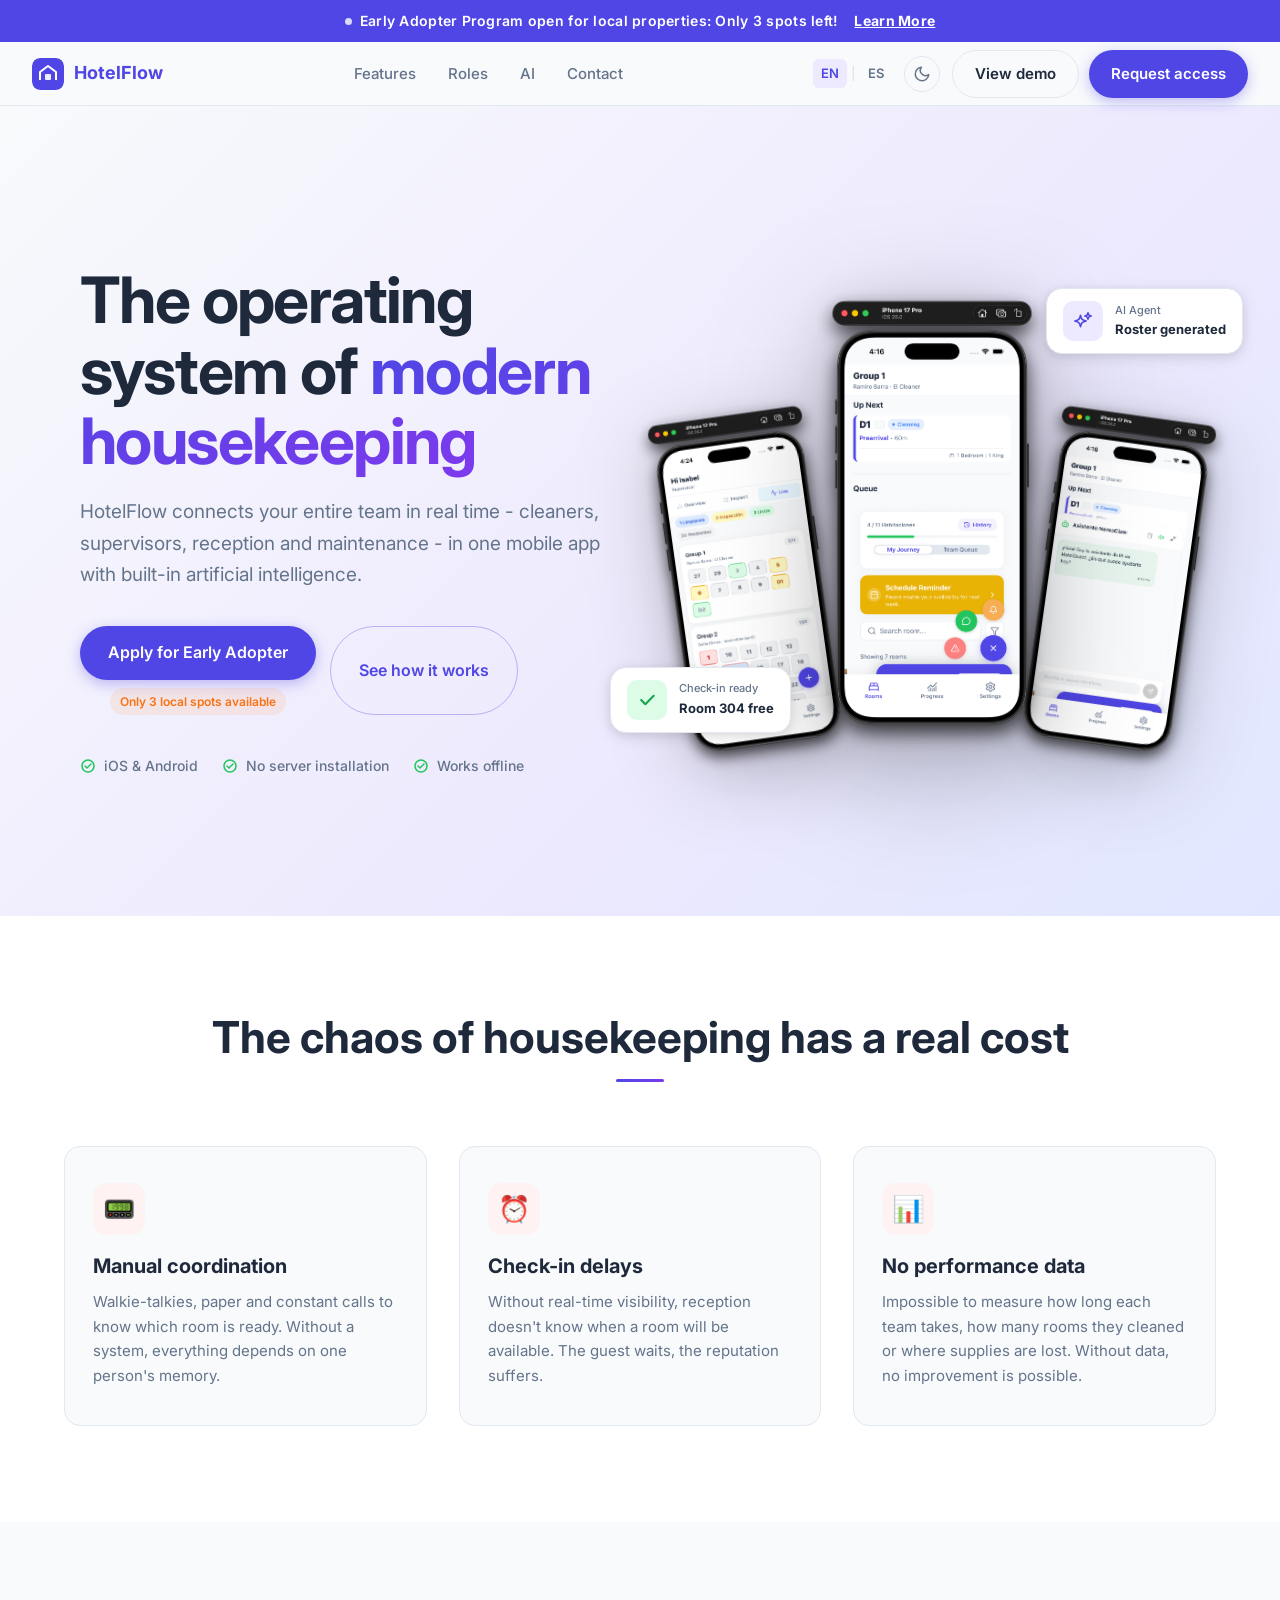
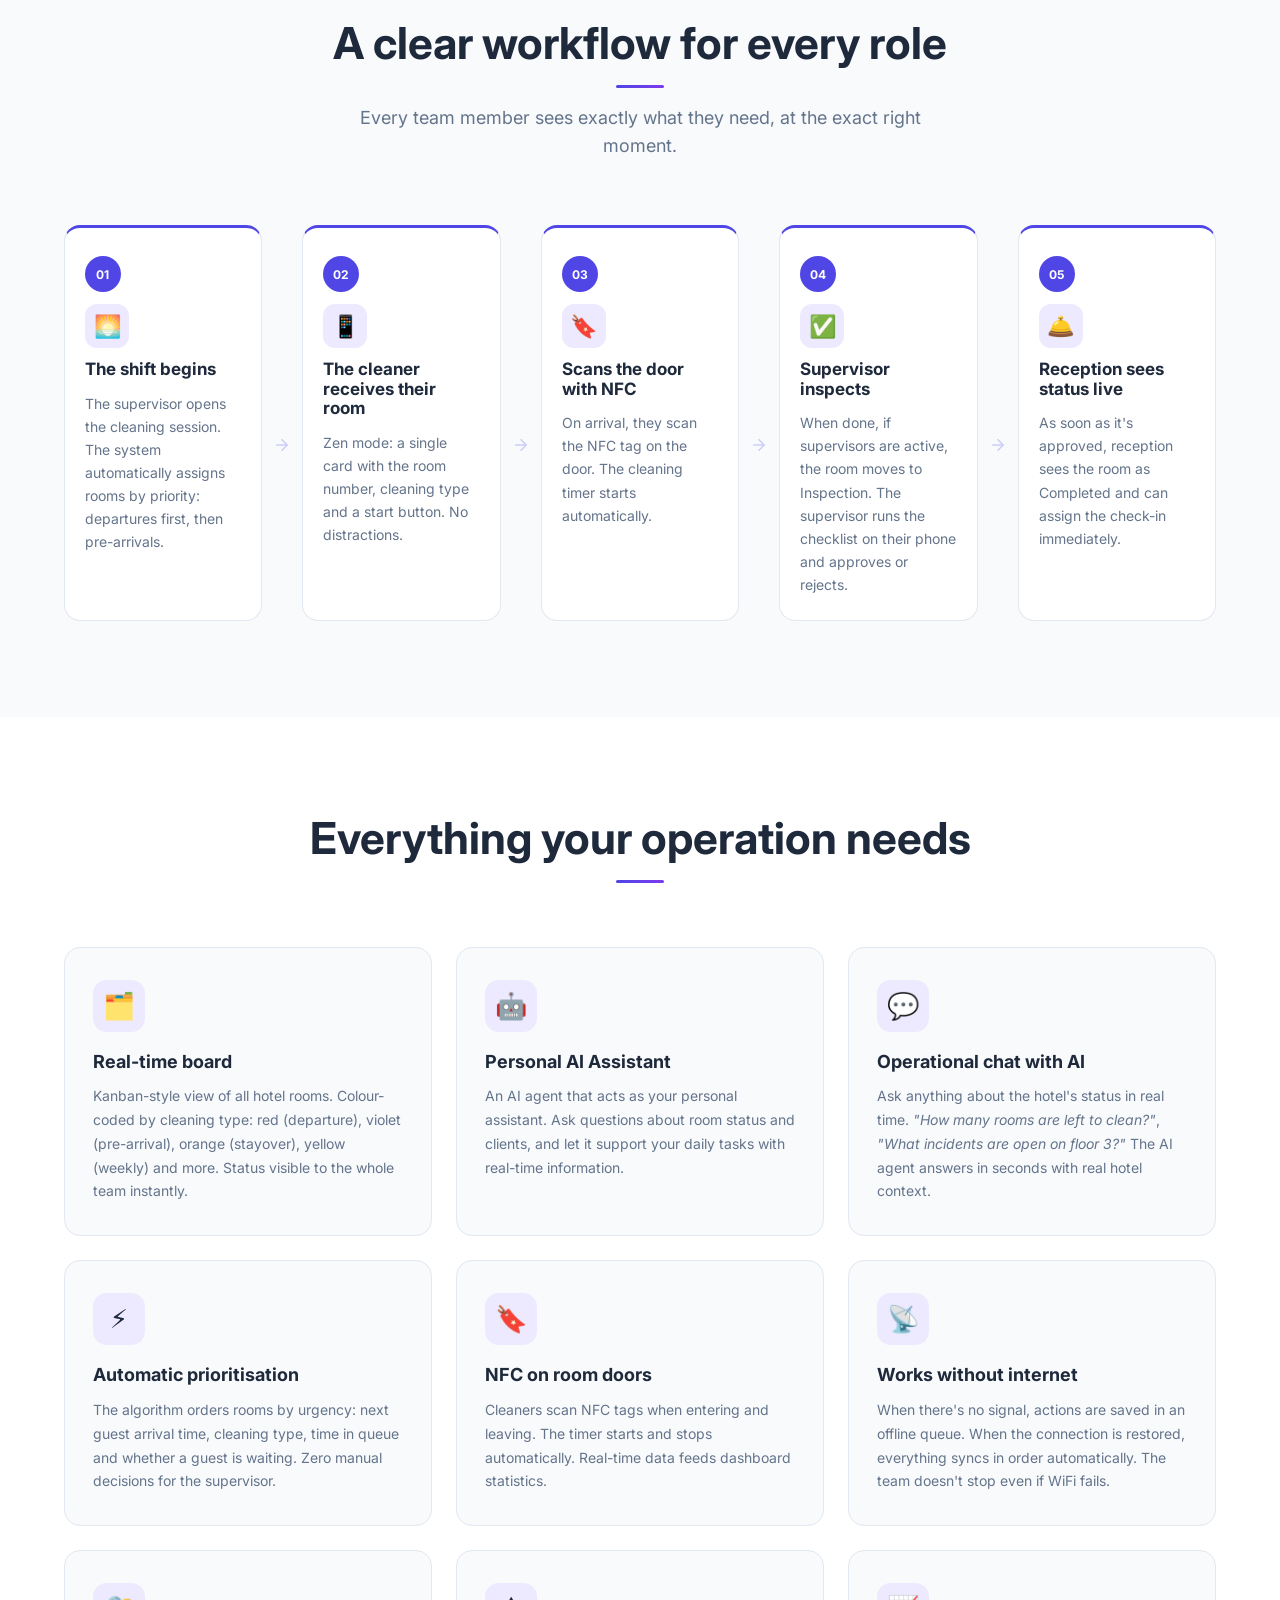
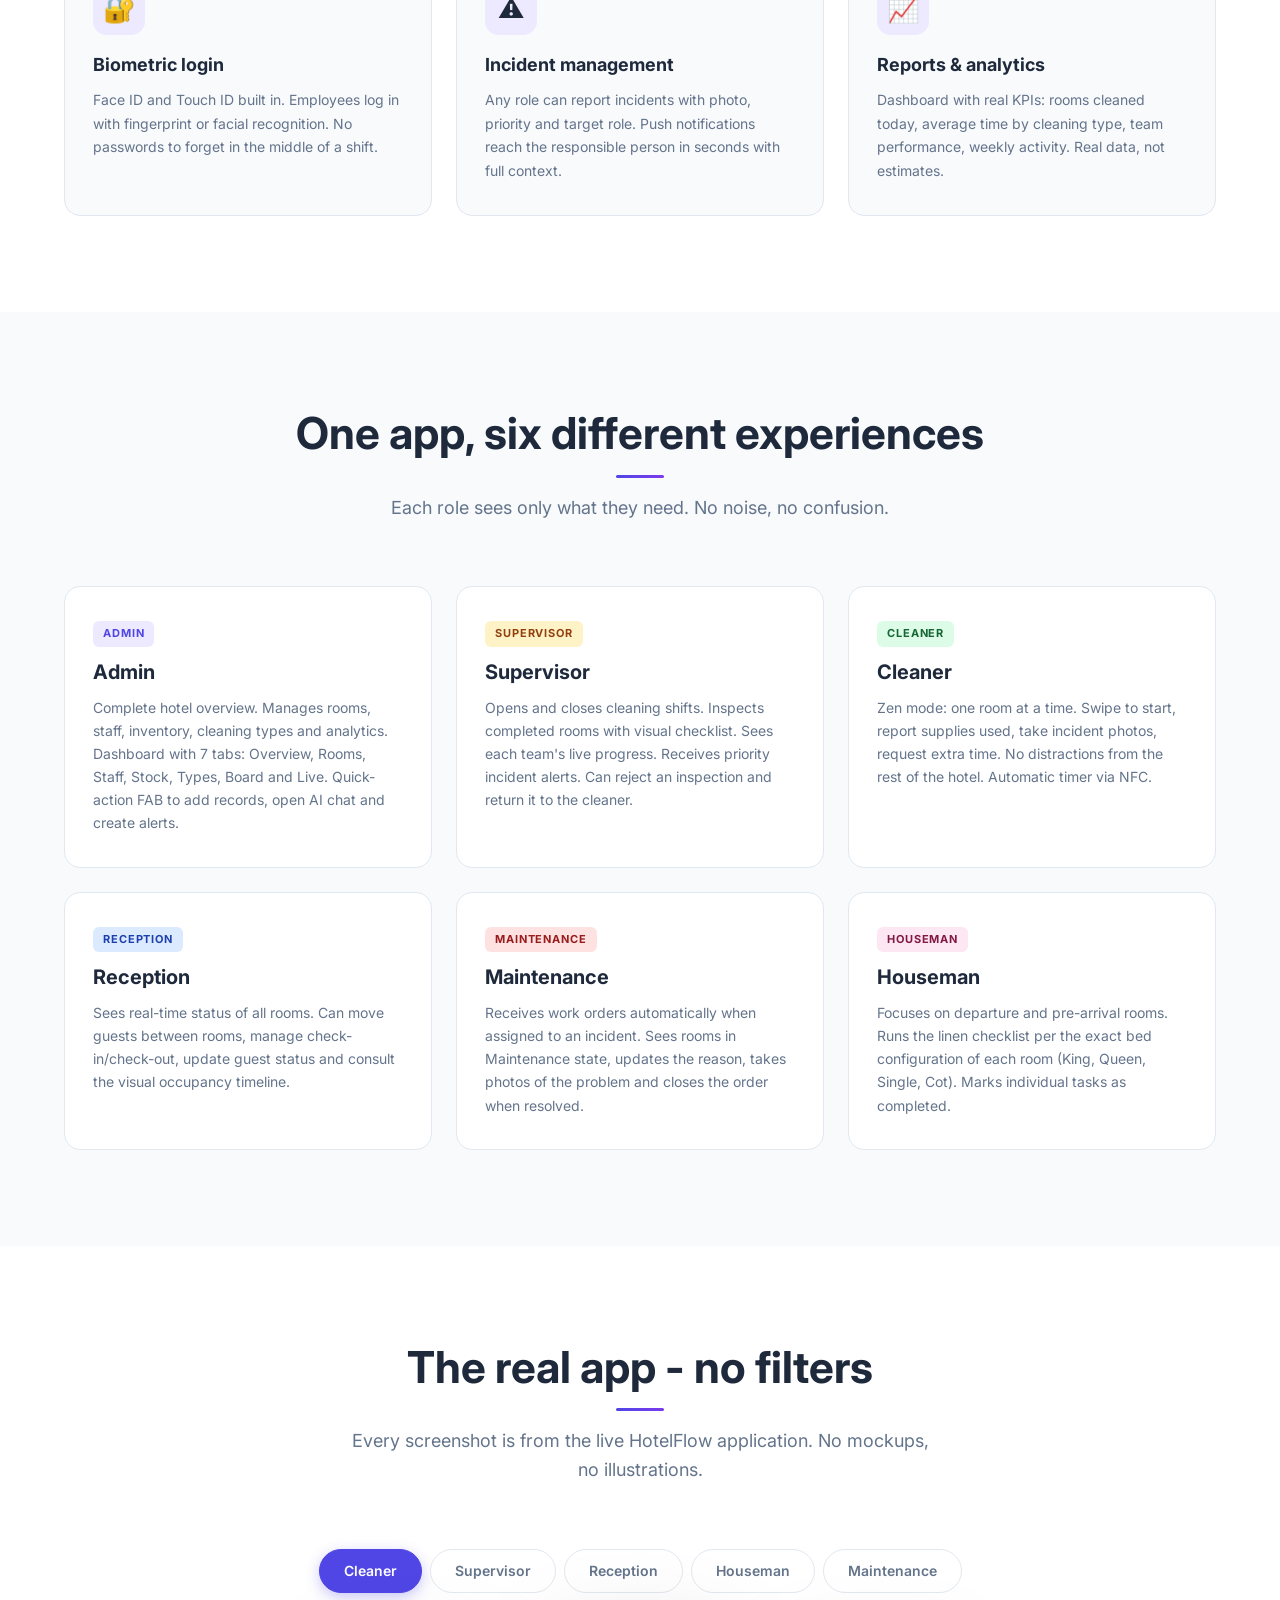
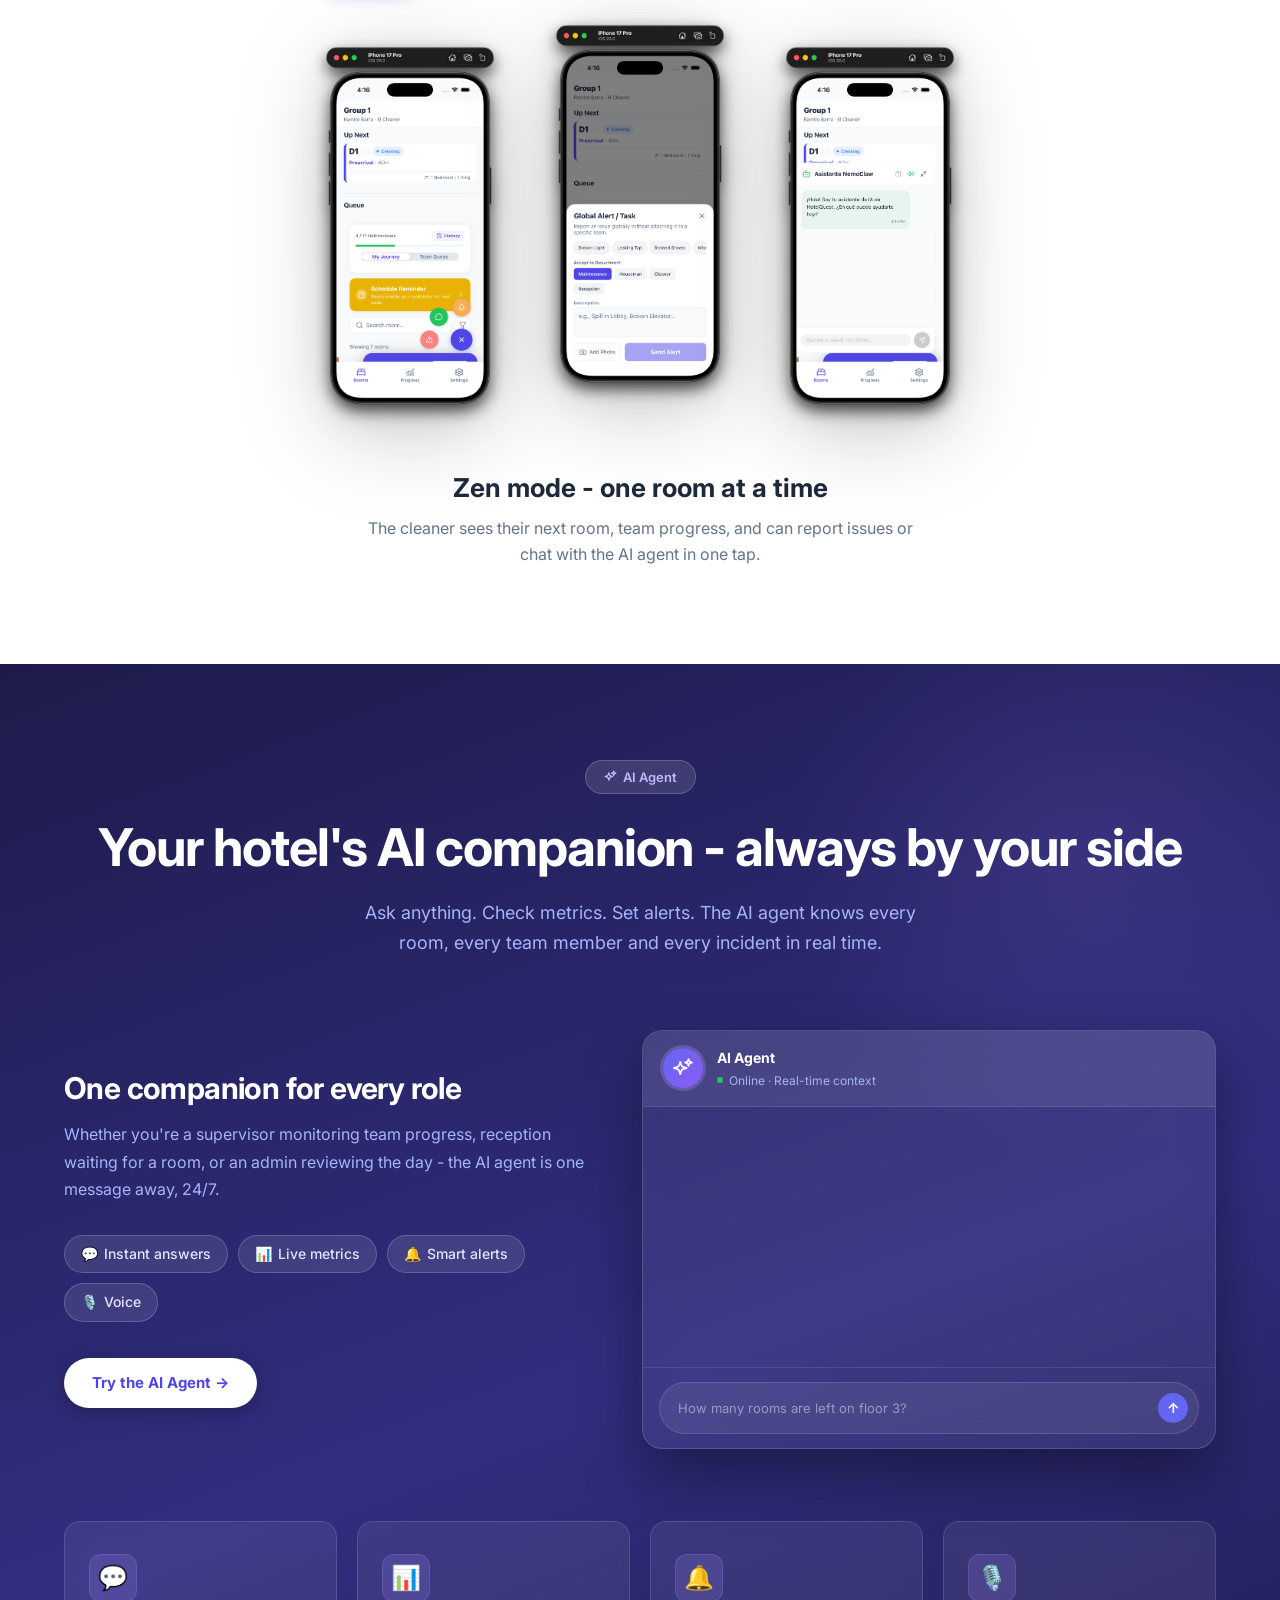
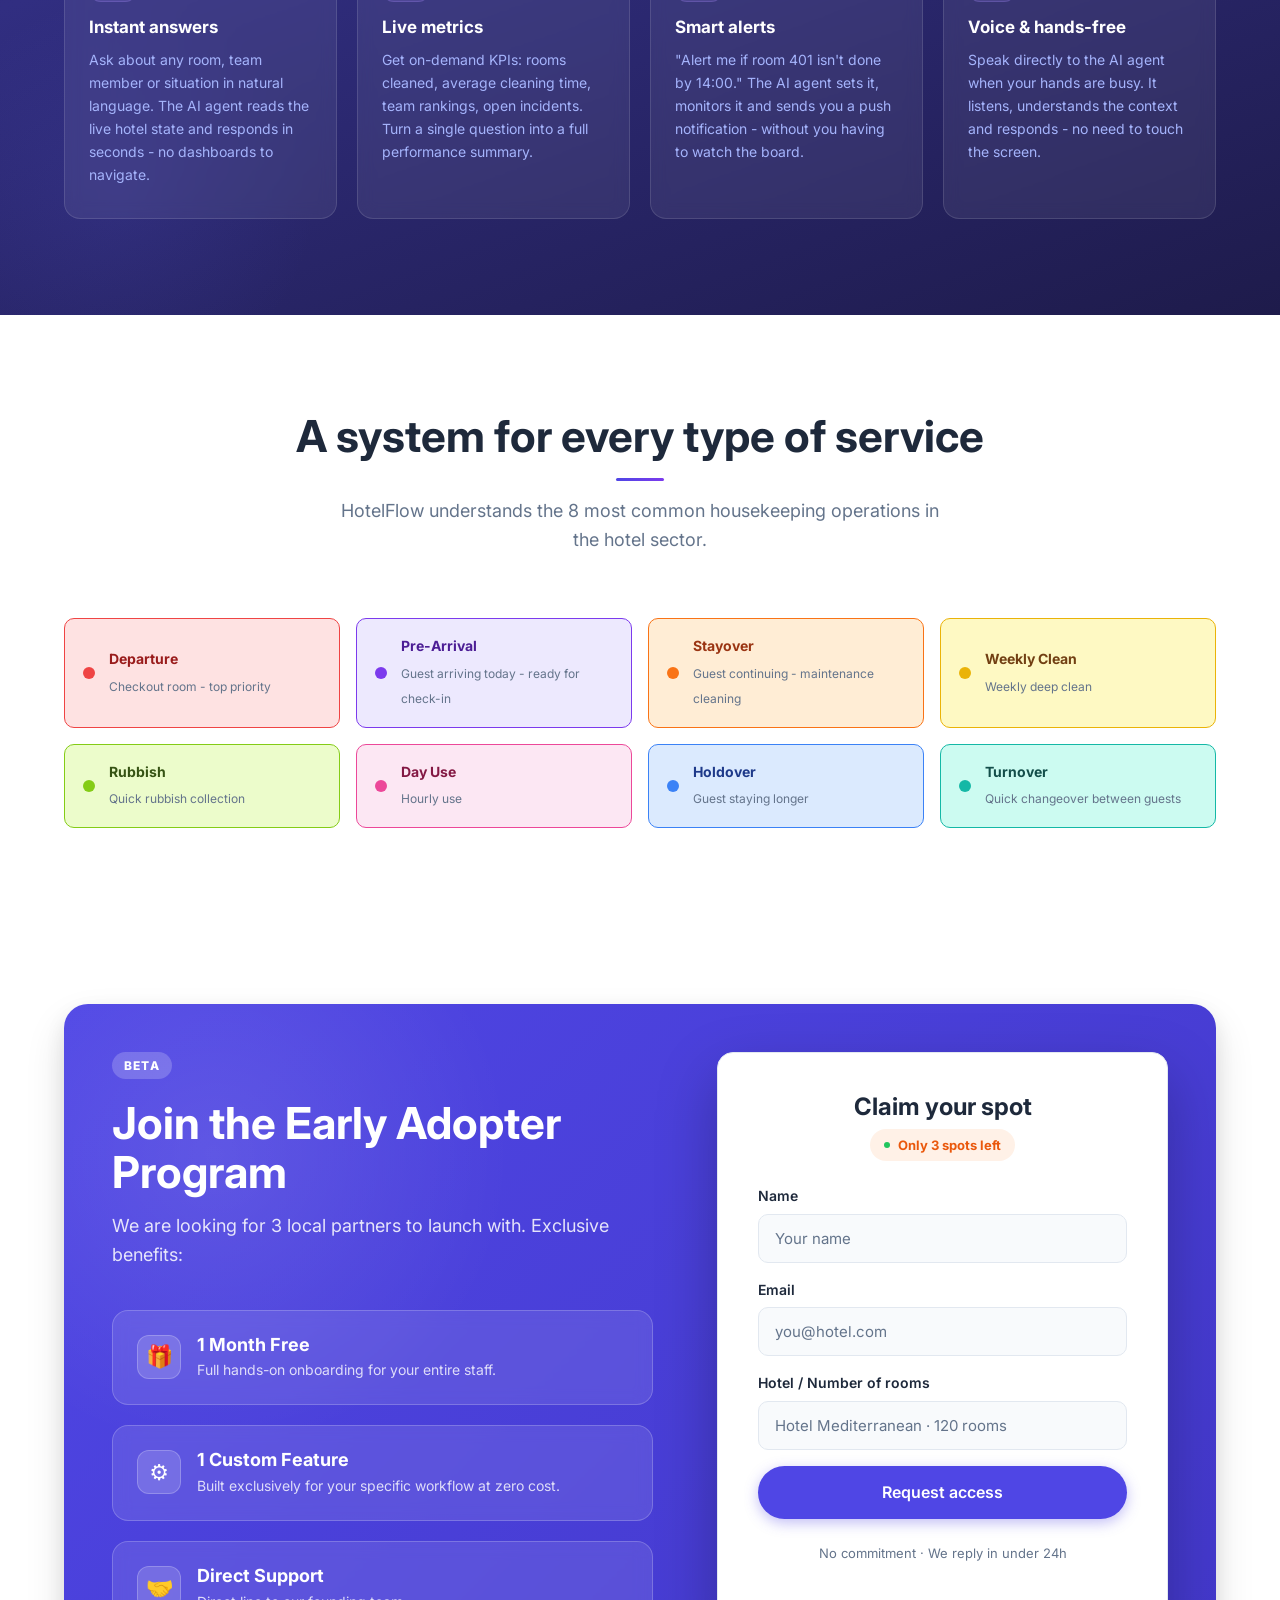
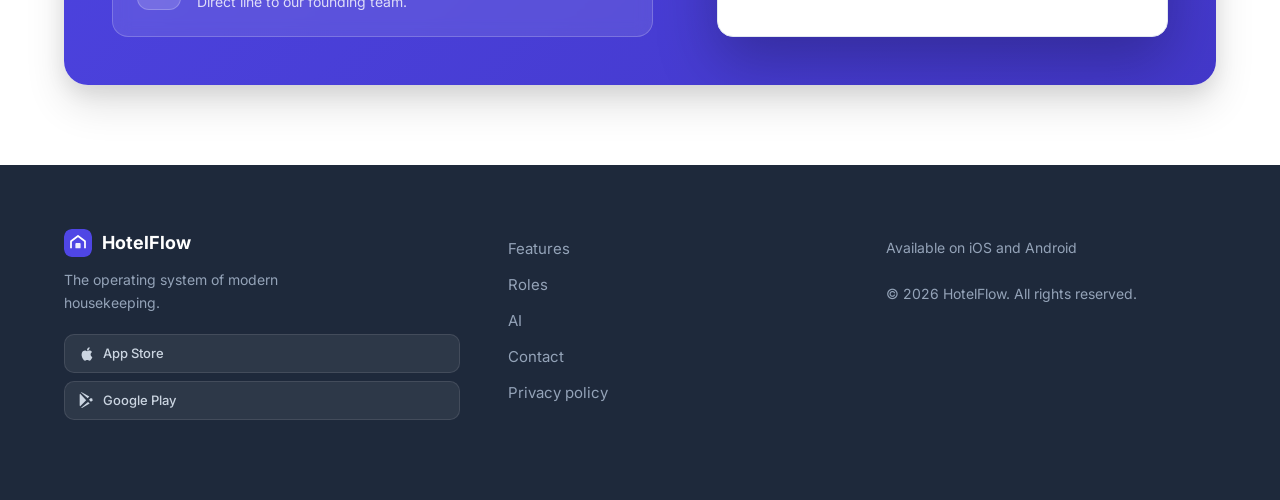
<file: index.html>
<!doctype html>
<html lang="en" data-theme="light">
<head>
<meta charset="utf-8" />
<meta name="viewport" content="width=device-width,initial-scale=1,viewport-fit=cover" />
<title>HotelFlow - Hotel housekeeping management with AI</title>
<meta name="description" content="Mobile app for hotels connecting cleaners, supervisors and reception in real time, with integrated AI for shifts and operations." />
<meta name="theme-color" content="#4F46E5" />
<meta property="og:title" content="HotelFlow - Hotel housekeeping management with AI" />
<meta property="og:description" content="Mobile app for hotels connecting cleaners, supervisors and reception in real time, with integrated AI for shifts and operations." />
<meta property="og:type" content="website" />
<meta name="robots" content="index,follow" />

<link rel="preconnect" href="https://fonts.googleapis.com" />
<link rel="preconnect" href="https://fonts.gstatic.com" crossorigin />
<link rel="stylesheet" href="https://fonts.googleapis.com/css2?family=Inter:wght@400;500;600;700;800&display=swap" />
<link rel="stylesheet" href="styles.css" />

<script type="application/ld+json">
{
  "@context":"https://schema.org",
  "@type":"SoftwareApplication",
  "name":"HotelFlow",
  "applicationCategory":"BusinessApplication",
  "operatingSystem":"iOS, Android",
  "description":"Mobile app for hotels connecting cleaners, supervisors and reception in real time, with integrated AI."
}
</script>

<!-- Google tag (gtag.js) -->
<script async src="https://www.googletagmanager.com/gtag/js?id=G-WKFT48HTCB"></script>
<script>
  window.dataLayer = window.dataLayer || [];
  function gtag(){dataLayer.push(arguments);}
  gtag('js', new Date());

  gtag('config', 'G-WKFT48HTCB');
</script>
</head>
<body>

<!-- ========== ANNOUNCEMENT BAR ========== -->
<div class="announcement-bar" data-i18n-html="ea_banner">
  Early Adopter Program open for local properties: Only 3 spots left! <a href="#contacto">Learn More</a>
</div><!-- ========== NAVBAR ========== -->
<nav class="nav" id="nav">
  <a href="#" class="nav__brand">
    <svg class="nav__logo" width="32" height="32" viewBox="0 0 32 32" fill="none" aria-hidden="true">
      <rect width="32" height="32" rx="8" fill="#4F46E5"/>
      <path d="M8 22V14l8-6 8 6v8" stroke="#fff" stroke-width="2" stroke-linejoin="round"/>
      <rect x="13" y="16" width="6" height="6" rx="1" fill="#fff" opacity=".9"/>
    </svg>
    <span class="nav__name">HotelFlow</span>
  </a>

  <ul class="nav__menu">
    <li><a href="#features" data-i18n="nav_features">Features</a></li>
    <li><a href="#roles" data-i18n="nav_roles">Roles</a></li>
    <li><a href="#ia" data-i18n="nav_ia">AI</a></li>
    <li><a href="#contacto" data-i18n="nav_contact">Contact</a></li>
  </ul>

  <div class="nav__right">
    <!-- Language switcher -->
    <div class="lang-switcher" id="lang-switcher" aria-label="Language">
      <button class="lang-btn is-active" data-lang="en">EN</button>
      <span class="lang-sep" aria-hidden="true">|</span>
      <button class="lang-btn" data-lang="es">ES</button>
    </div>

    <!-- Dark mode toggle -->
    <button class="theme-toggle" id="theme-toggle" aria-label="Toggle dark mode">
      <svg class="icon-sun" width="18" height="18" viewBox="0 0 24 24" fill="none" stroke="currentColor" stroke-width="2" stroke-linecap="round" stroke-linejoin="round" aria-hidden="true">
        <circle cx="12" cy="12" r="4"/><line x1="12" y1="2" x2="12" y2="6"/><line x1="12" y1="18" x2="12" y2="22"/>
        <line x1="4.93" y1="4.93" x2="7.76" y2="7.76"/><line x1="16.24" y1="16.24" x2="19.07" y2="19.07"/>
        <line x1="2" y1="12" x2="6" y2="12"/><line x1="18" y1="12" x2="22" y2="12"/>
        <line x1="4.93" y1="19.07" x2="7.76" y2="16.24"/><line x1="16.24" y1="7.76" x2="19.07" y2="4.93"/>
      </svg>
      <svg class="icon-moon" width="18" height="18" viewBox="0 0 24 24" fill="none" stroke="currentColor" stroke-width="2" stroke-linecap="round" stroke-linejoin="round" aria-hidden="true">
        <path d="M21 12.79A9 9 0 1 1 11.21 3 7 7 0 0 0 21 12.79z"/>
      </svg>
    </button>

    <div class="nav__cta">
      <button class="btn btn--ghost" id="btn-demo" data-i18n="nav_demo">View demo</button>
      <a href="#contacto" class="btn btn--primary" data-i18n="nav_access">Request access</a>
    </div>
  </div>

  <button class="nav__hamburger" id="hamburger" aria-label="Open menu">
    <span></span><span></span><span></span>
  </button>
</nav>

<!-- Mobile menu -->
<div class="mobile-menu" id="mobile-menu" aria-hidden="true">
  <ul>
    <li><a href="#features" data-i18n="nav_features">Features</a></li>
    <li><a href="#roles" data-i18n="nav_roles">Roles</a></li>
    <li><a href="#ia" data-i18n="nav_ia">AI</a></li>
    <li><a href="#contacto" data-i18n="nav_contact">Contact</a></li>
  </ul>
  <div class="mobile-menu__controls">
    <div class="lang-switcher">
      <button class="lang-btn is-active" data-lang="en">EN</button>
      <span class="lang-sep" aria-hidden="true">|</span>
      <button class="lang-btn" data-lang="es">ES</button>
    </div>
    <button class="theme-toggle" id="theme-toggle-mobile" aria-label="Toggle dark mode">
      <svg class="icon-sun" width="18" height="18" viewBox="0 0 24 24" fill="none" stroke="currentColor" stroke-width="2" stroke-linecap="round" stroke-linejoin="round" aria-hidden="true">
        <circle cx="12" cy="12" r="4"/><line x1="12" y1="2" x2="12" y2="6"/><line x1="12" y1="18" x2="12" y2="22"/>
        <line x1="4.93" y1="4.93" x2="7.76" y2="7.76"/><line x1="16.24" y1="16.24" x2="19.07" y2="19.07"/>
        <line x1="2" y1="12" x2="6" y2="12"/><line x1="18" y1="12" x2="22" y2="12"/>
      </svg>
      <svg class="icon-moon" width="18" height="18" viewBox="0 0 24 24" fill="none" stroke="currentColor" stroke-width="2" stroke-linecap="round" stroke-linejoin="round" aria-hidden="true">
        <path d="M21 12.79A9 9 0 1 1 11.21 3 7 7 0 0 0 21 12.79z"/>
      </svg>
    </button>
  </div>
  <div class="mobile-menu__cta">
    <a href="#contacto" class="btn btn--primary btn--block" data-i18n="nav_access">Request access</a>
  </div>
</div>

<!-- ========== HERO ========== -->
<section class="hero" id="hero">
  <div class="hero__bg"></div>
  <div class="hero__content">
    <h1 class="hero__title" data-i18n-html="hero_title">The operating system of <span class="gradient-text">modern housekeeping</span></h1>
    <p class="hero__sub" data-i18n="hero_sub">HotelFlow connects your entire team in real time - cleaners, supervisors, reception and maintenance - in one mobile app with built-in artificial intelligence.</p>
    <div class="hero__cta">
      <div class="hero__cta-col">
        <a href="#contacto" class="btn btn--primary btn--lg" data-i18n="hero_cta_primary">Apply for Early Adopter</a>
        <p class="hero__spots" data-i18n="hero_cta_spots">Only 3 local spots available</p>
      </div>
      <a href="#como-funciona" class="btn btn--outline btn--lg" data-i18n="hero_cta_secondary">See how it works</a>
    </div>
    <ul class="hero__trust">
      <li>
        <svg width="16" height="16" viewBox="0 0 16 16" fill="none" aria-hidden="true"><circle cx="8" cy="8" r="6" stroke="#22C55E" stroke-width="1.5"/><path d="M5 8l2 2 4-4" stroke="#22C55E" stroke-width="1.5" stroke-linecap="round"/></svg>
        <span data-i18n="hero_trust_1">iOS &amp; Android</span>
      </li>
      <li>
        <svg width="16" height="16" viewBox="0 0 16 16" fill="none" aria-hidden="true"><circle cx="8" cy="8" r="6" stroke="#22C55E" stroke-width="1.5"/><path d="M5 8l2 2 4-4" stroke="#22C55E" stroke-width="1.5" stroke-linecap="round"/></svg>
        <span data-i18n="hero_trust_2">No server installation</span>
      </li>
      <li>
        <svg width="16" height="16" viewBox="0 0 16 16" fill="none" aria-hidden="true"><circle cx="8" cy="8" r="6" stroke="#22C55E" stroke-width="1.5"/><path d="M5 8l2 2 4-4" stroke="#22C55E" stroke-width="1.5" stroke-linecap="round"/></svg>
        <span data-i18n="hero_trust_3">Works offline</span>
      </li>
    </ul>
  </div>

  <div class="hero__visual">
    <div class="hero__phones-stack">
      <img class="hero__phone-side hero__phone-side--left"
           src="images/screenshots/supervisor-live.png"
           alt="Supervisor live view showing all rooms colour-coded by status"
           loading="eager">
      <img class="hero__phone-main"
           src="images/screenshots/cleaner-01.png"
           alt="Cleaner zen mode - one room at a time"
           loading="eager">
      <img class="hero__phone-side hero__phone-side--right"
           src="images/screenshots/ai-agent-mobile.png"
           alt="AI assistant ready to answer hotel questions"
           loading="eager">
    </div>
    <div class="hero__float hero__float--a reveal">
      <div class="float-card">
        <div class="float-card__icon">
          <svg width="20" height="20" viewBox="0 0 24 24" fill="none" stroke="#4F46E5" stroke-width="2" stroke-linecap="round" stroke-linejoin="round" aria-hidden="true">
            <path d="M9.813 15.904 9 18.75l-.813-2.846a4.5 4.5 0 0 0-3.09-3.09L2.25 12l2.846-.813a4.5 4.5 0 0 0 3.09-3.09L9 5.25l.813 2.846a4.5 4.5 0 0 0 3.09 3.09L15.75 12l-2.846.813a4.5 4.5 0 0 0-3.09 3.09Z"/>
            <path d="M18.259 8.715 18 9.75l-.259-1.035a3.375 3.375 0 0 0-2.455-2.456L14.25 6l1.036-.259a3.375 3.375 0 0 0 2.455-2.456L18 2.25l.259 1.035a3.375 3.375 0 0 0 2.456 2.456L21.75 6l-1.035.259a3.375 3.375 0 0 0-2.456 2.456Z"/>
          </svg>
        </div>
        <div>
          <div class="float-card__label" data-i18n="float_a_label">AI Agent</div>
          <div class="float-card__val" data-i18n="float_a_val">Roster generated</div>
        </div>
      </div>
    </div>
    <div class="hero__float hero__float--b reveal">
      <div class="float-card">
        <div class="float-card__icon float-card__icon--success">
          <svg width="20" height="20" viewBox="0 0 24 24" fill="none" stroke="#16A34A" stroke-width="2.5" stroke-linecap="round" stroke-linejoin="round" aria-hidden="true">
            <path d="m5 12 5 5L20 7"/>
          </svg>
        </div>
        <div>
          <div class="float-card__label" data-i18n="float_b_label">Check-in ready</div>
          <div class="float-card__val" data-i18n="float_b_val">Room 304 free</div>
        </div>
      </div>
    </div>
  </div>
</section>

<!-- ========== PROBLEMA ========== -->
<section class="section problema" id="problema">
  <div class="container">
    <div class="section__head reveal">
      <h2 data-i18n="prob_title">The chaos of housekeeping has a real cost</h2>
    </div>
    <div class="problema__grid">
      <div class="problema__card reveal">
        <div class="problema__icon">📟</div>
        <h3 data-i18n="prob_1_title">Manual coordination</h3>
        <p data-i18n="prob_1_text">Walkie-talkies, paper and constant calls to know which room is ready. Without a system, everything depends on one person's memory.</p>
      </div>
      <div class="problema__card reveal">
        <div class="problema__icon">⏰</div>
        <h3 data-i18n="prob_2_title">Check-in delays</h3>
        <p data-i18n="prob_2_text">Without real-time visibility, reception doesn't know when a room will be available. The guest waits, the reputation suffers.</p>
      </div>
      <div class="problema__card reveal">
        <div class="problema__icon">📊</div>
        <h3 data-i18n="prob_3_title">No performance data</h3>
        <p data-i18n="prob_3_text">Impossible to measure how long each team takes, how many rooms they cleaned or where supplies are lost. Without data, no improvement is possible.</p>
      </div>
    </div>
  </div>
</section>

<!-- ========== CÓMO FUNCIONA ========== -->
<section class="section how" id="como-funciona">
  <div class="container">
    <div class="section__head reveal">
      <h2 data-i18n="how_title">A clear workflow for every role</h2>
      <p data-i18n="how_sub">Every team member sees exactly what they need, at the exact right moment.</p>
    </div>
    <div class="steps">
      <div class="step reveal">
        <div class="step__num" data-i18n="step_1_num">01</div>
        <div class="step__icon">🌅</div>
        <h3 data-i18n="step_1_title">The shift begins</h3>
        <p data-i18n="step_1_text">The supervisor opens the cleaning session. The system automatically assigns rooms by priority: departures first, then pre-arrivals.</p>
      </div>
      <div class="step__connector" aria-hidden="true">
        <svg width="18" height="18" viewBox="0 0 24 24" fill="none" stroke="currentColor" stroke-width="2" stroke-linecap="round" stroke-linejoin="round">
          <path d="M5 12h14M12 5l7 7-7 7"/>
        </svg>
      </div>
      <div class="step reveal">
        <div class="step__num" data-i18n="step_2_num">02</div>
        <div class="step__icon">📱</div>
        <h3 data-i18n="step_2_title">The cleaner receives their room</h3>
        <p data-i18n="step_2_text">Zen mode: a single card with the room number, cleaning type and a start button. No distractions.</p>
      </div>
      <div class="step__connector" aria-hidden="true">
        <svg width="18" height="18" viewBox="0 0 24 24" fill="none" stroke="currentColor" stroke-width="2" stroke-linecap="round" stroke-linejoin="round">
          <path d="M5 12h14M12 5l7 7-7 7"/>
        </svg>
      </div>
      <div class="step reveal">
        <div class="step__num" data-i18n="step_3_num">03</div>
        <div class="step__icon">🔖</div>
        <h3 data-i18n="step_3_title">Scans the door with NFC</h3>
        <p data-i18n="step_3_text">On arrival, they scan the NFC tag on the door. The cleaning timer starts automatically.</p>
      </div>
      <div class="step__connector" aria-hidden="true">
        <svg width="18" height="18" viewBox="0 0 24 24" fill="none" stroke="currentColor" stroke-width="2" stroke-linecap="round" stroke-linejoin="round">
          <path d="M5 12h14M12 5l7 7-7 7"/>
        </svg>
      </div>
      <div class="step reveal">
        <div class="step__num" data-i18n="step_4_num">04</div>
        <div class="step__icon">✅</div>
        <h3 data-i18n="step_4_title">Supervisor inspects</h3>
        <p data-i18n="step_4_text">When done, if supervisors are active, the room moves to Inspection. The supervisor runs the checklist on their phone and approves or rejects.</p>
      </div>
      <div class="step__connector" aria-hidden="true">
        <svg width="18" height="18" viewBox="0 0 24 24" fill="none" stroke="currentColor" stroke-width="2" stroke-linecap="round" stroke-linejoin="round">
          <path d="M5 12h14M12 5l7 7-7 7"/>
        </svg>
      </div>
      <div class="step reveal">
        <div class="step__num" data-i18n="step_5_num">05</div>
        <div class="step__icon">🛎️</div>
        <h3 data-i18n="step_5_title">Reception sees status live</h3>
        <p data-i18n="step_5_text">As soon as it's approved, reception sees the room as Completed and can assign the check-in immediately.</p>
      </div>
    </div>
  </div>
</section>

<!-- ========== FEATURES ========== -->
<section class="section features" id="features">
  <div class="container">
    <div class="section__head reveal">
      <h2 data-i18n="feat_title">Everything your operation needs</h2>
    </div>
    <div class="features__grid">
      <div class="feature-card reveal">
        <div class="feature-card__icon">🗂️</div>
        <h3 data-i18n="feat_1_title">Real-time board</h3>
        <p data-i18n="feat_1_text">Kanban-style view of all hotel rooms. Colour-coded by cleaning type: red (departure), violet (pre-arrival), orange (stayover), yellow (weekly) and more. Status visible to the whole team instantly.</p>
      </div>
      <div class="feature-card reveal">
        <div class="feature-card__icon">🤖</div>
        <h3 data-i18n="feat_2_title">AI shift management - AI agent</h3>
        <p data-i18n="feat_2_text">HotelFlow's artificial intelligence assistant. Automatically generates the weekly staff roster, considering availability, workload and team constraints. Powered by Google Gemini.</p>
      </div>
      <div class="feature-card reveal">
        <div class="feature-card__icon">💬</div>
        <h3 data-i18n="feat_3_title">Operational chat with AI</h3>
        <p data-i18n-html="feat_3_text">Ask anything about the hotel's status in real time. <em>"How many rooms are left to clean?"</em>, <em>"What incidents are open on floor 3?"</em> The AI agent answers in seconds with real hotel context.</p>
      </div>
      <div class="feature-card reveal">
        <div class="feature-card__icon">⚡</div>
        <h3 data-i18n="feat_4_title">Automatic prioritisation</h3>
        <p data-i18n="feat_4_text">The algorithm orders rooms by urgency: next guest arrival time, cleaning type, time in queue and whether a guest is waiting. Zero manual decisions for the supervisor.</p>
      </div>
      <div class="feature-card reveal">
        <div class="feature-card__icon">🔖</div>
        <h3 data-i18n="feat_5_title">NFC on room doors</h3>
        <p data-i18n="feat_5_text">Cleaners scan NFC tags when entering and leaving. The timer starts and stops automatically. Real-time data feeds dashboard statistics.</p>
      </div>
      <div class="feature-card reveal">
        <div class="feature-card__icon">📡</div>
        <h3 data-i18n="feat_6_title">Works without internet</h3>
        <p data-i18n="feat_6_text">When there's no signal, actions are saved in an offline queue. When the connection is restored, everything syncs in order automatically. The team doesn't stop even if WiFi fails.</p>
      </div>
      <div class="feature-card reveal">
        <div class="feature-card__icon">🔐</div>
        <h3 data-i18n="feat_7_title">Biometric login</h3>
        <p data-i18n="feat_7_text">Face ID and Touch ID built in. Employees log in with fingerprint or facial recognition. No passwords to forget in the middle of a shift.</p>
      </div>
      <div class="feature-card reveal">
        <div class="feature-card__icon">⚠️</div>
        <h3 data-i18n="feat_8_title">Incident management</h3>
        <p data-i18n="feat_8_text">Any role can report incidents with photo, priority and target role. Push notifications reach the responsible person in seconds with full context.</p>
      </div>
      <div class="feature-card reveal">
        <div class="feature-card__icon">📈</div>
        <h3 data-i18n="feat_9_title">Reports &amp; analytics</h3>
        <p data-i18n="feat_9_text">Dashboard with real KPIs: rooms cleaned today, average time by cleaning type, team performance, weekly activity. Real data, not estimates.</p>
      </div>
    </div>
  </div>
</section>

<!-- ========== ROLES ========== -->
<section class="section roles" id="roles">
  <div class="container">
    <div class="section__head reveal">
      <h2 data-i18n="roles_title">One app, six different experiences</h2>
      <p data-i18n="roles_sub">Each role sees only what they need. No noise, no confusion.</p>
    </div>
    <div class="roles__grid">
      <div class="role-card reveal">
        <div class="role-card__badge">ADMIN</div>
        <h3 data-i18n="role_1_title">Admin</h3>
        <p data-i18n="role_1_text">Complete hotel overview. Manages rooms, staff, inventory, cleaning types and analytics. Dashboard with 7 tabs: Overview, Rooms, Staff, Stock, Types, Board and Live. Quick-action FAB to add records, open AI chat and create alerts.</p>
      </div>
      <div class="role-card reveal">
        <div class="role-card__badge role-card__badge--sup">SUPERVISOR</div>
        <h3 data-i18n="role_2_title">Supervisor</h3>
        <p data-i18n="role_2_text">Opens and closes cleaning shifts. Inspects completed rooms with visual checklist. Sees each team's live progress. Receives priority incident alerts. Can reject an inspection and return it to the cleaner.</p>
      </div>
      <div class="role-card reveal">
        <div class="role-card__badge role-card__badge--clean">CLEANER</div>
        <h3 data-i18n="role_3_title">Cleaner</h3>
        <p data-i18n="role_3_text">Zen mode: one room at a time. Swipe to start, report supplies used, take incident photos, request extra time. No distractions from the rest of the hotel. Automatic timer via NFC.</p>
      </div>
      <div class="role-card reveal">
        <div class="role-card__badge role-card__badge--recep">RECEPTION</div>
        <h3 data-i18n="role_4_title">Reception</h3>
        <p data-i18n="role_4_text">Sees real-time status of all rooms. Can move guests between rooms, manage check-in/check-out, update guest status and consult the visual occupancy timeline.</p>
      </div>
      <div class="role-card reveal">
        <div class="role-card__badge role-card__badge--maint">MAINTENANCE</div>
        <h3 data-i18n="role_5_title">Maintenance</h3>
        <p data-i18n="role_5_text">Receives work orders automatically when assigned to an incident. Sees rooms in Maintenance state, updates the reason, takes photos of the problem and closes the order when resolved.</p>
      </div>
      <div class="role-card reveal">
        <div class="role-card__badge role-card__badge--house">HOUSEMAN</div>
        <h3 data-i18n="role_6_title">Houseman</h3>
        <p data-i18n="role_6_text">Focuses on departure and pre-arrival rooms. Runs the linen checklist per the exact bed configuration of each room (King, Queen, Single, Cot). Marks individual tasks as completed.</p>
      </div>
    </div>
  </div>
</section>

<!-- ========== SCREENSHOTS ========== -->
<section class="section screenshots" id="screenshots">
  <div class="container">
    <div class="section__head reveal">
      <h2 data-i18n="ss_title">The real app - no filters</h2>
      <p data-i18n="ss_sub">Every screenshot is from the live HotelFlow application. No mockups, no illustrations.</p>
    </div>

    <div class="ss-tabs reveal">
      <button class="ss-tab is-active" data-role="cleaner" data-i18n="ss_tab_cleaner">Cleaner</button>
      <button class="ss-tab" data-role="supervisor" data-i18n="ss_tab_supervisor">Supervisor</button>
      <button class="ss-tab" data-role="reception" data-i18n="ss_tab_reception">Reception</button>
      <button class="ss-tab" data-role="houseman" data-i18n="ss_tab_houseman">Houseman</button>
      <button class="ss-tab" data-role="maintenance" data-i18n="ss_tab_maintenance">Maintenance</button>
    </div>

    <div class="ss-gallery">

      <!-- Cleaner -->
      <div class="ss-panel is-active" data-role="cleaner">
        <div class="ss-phones">
          <img class="ss-phone" src="images/screenshots/cleaner-01.png" alt="Cleaner queue with Up Next room card and team progress" loading="lazy">
          <img class="ss-phone ss-phone--elevated" src="images/screenshots/cleaner-03.png" alt="Global alert modal for reporting issues to any department" loading="lazy">
          <img class="ss-phone" src="images/screenshots/ai-agent-mobile.png" alt="AI assistant chat on mobile" loading="lazy">
        </div>
        <div class="ss-desc">
          <h3 data-i18n="ss_cleaner_title">Zen mode - one room at a time</h3>
          <p data-i18n="ss_cleaner_text">The cleaner sees their next room, team progress, and can report issues or chat with the AI agent in one tap.</p>
        </div>
      </div>

      <!-- Supervisor -->
      <div class="ss-panel" data-role="supervisor">
        <div class="ss-phones">
          <img class="ss-phone" src="images/screenshots/supervisor-overview.png" alt="Supervisor overview dashboard with Ready, Inspect and Cleaners counts" loading="lazy">
          <img class="ss-phone ss-phone--elevated" src="images/screenshots/supervisor-live.png" alt="Live room grid colour-coded by status across two teams" loading="lazy">
          <img class="ss-phone" src="images/screenshots/supervisor-inspect.png" alt="Pending inspections list with approve and reject actions" loading="lazy">
        </div>
        <div class="ss-desc">
          <h3 data-i18n="ss_supervisor_title">Complete visibility across the floor</h3>
          <p data-i18n="ss_supervisor_text">The live room grid, inspection queue and team tracker - everything a supervisor needs to stay ahead of every shift.</p>
        </div>
      </div>

      <!-- Reception -->
      <div class="ss-panel" data-role="reception">
        <div class="ss-browsers">
          <img class="ss-browser" src="images/screenshots/reception-board.png" alt="Reception web board showing all rooms grouped by cleaning team" loading="lazy">
          <img class="ss-browser" src="images/screenshots/reception-live-ai.png" alt="Reception live dashboard with AI agent panel open" loading="lazy">
        </div>
        <div class="ss-desc">
          <h3 data-i18n="ss_reception_title">Powerful web dashboard for reception</h3>
          <p data-i18n="ss_reception_text">The web app gives reception and admin a bird's-eye view: rooms, teams, live board - and the AI agent panel always on hand for instant answers.</p>
        </div>
      </div>

      <!-- Houseman -->
      <div class="ss-panel" data-role="houseman">
        <div class="ss-phones">
          <img class="ss-phone" src="images/screenshots/houseman-requests.png" alt="Houseman general requests list from room attendants" loading="lazy">
          <img class="ss-phone ss-phone--elevated" src="images/screenshots/houseman-linen.png" alt="Daily linen requirements calculator showing King/Queen/Single sheets and towels" loading="lazy">
          <img class="ss-phone" src="images/screenshots/houseman-prep.png" alt="Prep list with swipe-to-mark-ready interactions" loading="lazy">
        </div>
        <div class="ss-desc">
          <h3 data-i18n="ss_houseman_title">Linen, prep and supply requests</h3>
          <p data-i18n="ss_houseman_text">From general requests to automatic linen calculations - the houseman has everything needed to support the cleaning teams across all groups.</p>
        </div>
      </div>

      <!-- Maintenance -->
      <div class="ss-panel" data-role="maintenance">
        <div class="ss-phones ss-phones--centered">
          <img class="ss-phone" src="images/screenshots/maintenance-open.png" alt="Maintenance open work orders with priority and guest impact flags" loading="lazy">
          <img class="ss-phone ss-phone--elevated" src="images/screenshots/maintenance-blocked.png" alt="Blocked rooms list with reason and return to service button" loading="lazy">
        </div>
        <div class="ss-desc">
          <h3 data-i18n="ss_maintenance_title">Work orders &amp; blocked rooms</h3>
          <p data-i18n="ss_maintenance_text">Maintenance receives alerts the moment an incident is reported. Manage work orders, set priority levels and control which rooms are blocked from service.</p>
        </div>
      </div>

    </div>
  </div>
</section>

<!-- ========== IA ========== -->
<section class="ia" id="ia">
  <div class="container">

    <!-- Header -->
    <div class="ia__head reveal">
      <span class="ia__badge">
        <svg width="13" height="13" viewBox="0 0 24 24" fill="none" stroke="currentColor" stroke-width="2.5" stroke-linecap="round" stroke-linejoin="round" aria-hidden="true">
          <path d="M9.813 15.904 9 18.75l-.813-2.846a4.5 4.5 0 0 0-3.09-3.09L2.25 12l2.846-.813a4.5 4.5 0 0 0 3.09-3.09L9 5.25l.813 2.846a4.5 4.5 0 0 0 3.09 3.09L15.75 12l-2.846.813a4.5 4.5 0 0 0-3.09 3.09Z"/>
          <path d="M18.259 8.715 18 9.75l-.259-1.035a3.375 3.375 0 0 0-2.455-2.456L14.25 6l1.036-.259a3.375 3.375 0 0 0 2.455-2.456L18 2.25l.259 1.035a3.375 3.375 0 0 0 2.456 2.456L21.75 6l-1.035.259a3.375 3.375 0 0 0-2.456 2.456Z"/>
        </svg>
        <span data-i18n="ia_badge">AI Agent</span>
      </span>
      <h2 data-i18n="ia_title">Your hotel's AI companion - always by your side</h2>
      <p data-i18n="ia_sub">Ask anything. Check metrics. Set alerts. The AI agent knows every room, every team member and every incident in real time.</p>
    </div>

    <!-- Main: left text + right chat -->
    <div class="ia__main">
      <div class="ia__left reveal">
        <h3 data-i18n="ia_companion_title">One companion for every role</h3>
        <p data-i18n="ia_companion_text">Whether you're a supervisor monitoring team progress, reception waiting for a room, or an admin reviewing the day - the AI agent is one message away, 24/7.</p>
        <div class="ia__chips">
          <span class="ia__chip">💬 <span data-i18n="ia_chip_1">Instant answers</span></span>
          <span class="ia__chip">📊 <span data-i18n="ia_chip_2">Live metrics</span></span>
          <span class="ia__chip">🔔 <span data-i18n="ia_chip_3">Smart alerts</span></span>
          <span class="ia__chip">🎙️ <span data-i18n="ia_chip_4">Voice</span></span>
        </div>
        <a href="#contacto" class="btn ia__cta-btn" data-i18n="ia_cta">Try the AI Agent →</a>
      </div>

      <div class="ia__right reveal">
        <!-- Chat mockup -->
        <div class="ai-chat">
          <div class="ai-chat__header">
            <div class="ai-chat__avatar">
            <svg width="22" height="22" viewBox="0 0 24 24" fill="none" stroke="rgba(255,255,255,.92)" stroke-width="2" stroke-linecap="round" stroke-linejoin="round" aria-hidden="true">
              <path d="M9.813 15.904 9 18.75l-.813-2.846a4.5 4.5 0 0 0-3.09-3.09L2.25 12l2.846-.813a4.5 4.5 0 0 0 3.09-3.09L9 5.25l.813 2.846a4.5 4.5 0 0 0 3.09 3.09L15.75 12l-2.846.813a4.5 4.5 0 0 0-3.09 3.09Z"/>
              <path d="M18.259 8.715 18 9.75l-.259-1.035a3.375 3.375 0 0 0-2.455-2.456L14.25 6l1.036-.259a3.375 3.375 0 0 0 2.455-2.456L18 2.25l.259 1.035a3.375 3.375 0 0 0 2.456 2.456L21.75 6l-1.035.259a3.375 3.375 0 0 0-2.456 2.456Z"/>
            </svg>
          </div>
            <div class="ai-chat__info">
              <div class="ai-chat__name">AI Agent</div>
              <div class="ai-chat__status"><span class="live-dot"></span><span data-i18n="ia_online">Online · Real-time context</span></div>
            </div>
          </div>
          <div class="ai-chat__body" id="ai-chat-body"></div>
          <div class="ai-chat__footer">
            <div class="ai-chat__input-row">
              <span class="ai-chat__prompt" id="ai-prompt" data-i18n="ia_placeholder">Ask about rooms, metrics or alerts…</span>
              <button class="ai-chat__send" aria-label="Send" tabindex="-1">↑</button>
            </div>
          </div>
        </div>
      </div>
    </div>

    <!-- 4 capability cards -->
    <div class="ia__grid ia__grid--4">
      <div class="ia__card reveal">
        <div class="ia__card-icon">💬</div>
        <h3 data-i18n="ia_1_title">Instant answers</h3>
        <p data-i18n="ia_1_text">Ask about any room, team member or situation in natural language. The AI agent reads the live hotel state and responds in seconds - no dashboards to navigate.</p>
      </div>
      <div class="ia__card reveal">
        <div class="ia__card-icon">📊</div>
        <h3 data-i18n="ia_2_title">Live metrics</h3>
        <p data-i18n="ia_2_text">Get on-demand KPIs: rooms cleaned, average cleaning time, team rankings, open incidents. Turn a single question into a full performance summary.</p>
      </div>
      <div class="ia__card reveal">
        <div class="ia__card-icon">🔔</div>
        <h3 data-i18n="ia_3_title">Smart alerts</h3>
        <p data-i18n="ia_3_text">"Alert me if room 401 isn't done by 14:00." The AI agent sets it, monitors it and sends you a push notification - without you having to watch the board.</p>
      </div>
      <div class="ia__card reveal">
        <div class="ia__card-icon">🎙️</div>
        <h3 data-i18n="ia_4_title">Voice & hands-free</h3>
        <p data-i18n="ia_4_text">Speak directly to the AI agent when your hands are busy. It listens, understands the context and responds - no need to touch the screen.</p>
      </div>
    </div>

  </div>
</section>

<!-- ========== TIPOS DE LIMPIEZA ========== -->
<section class="section tipos" id="tipos">
  <div class="container">
    <div class="section__head reveal">
      <h2 data-i18n="tipos_title">A system for every type of service</h2>
      <p data-i18n="tipos_sub">HotelFlow understands the 8 most common housekeeping operations in the hotel sector.</p>
    </div>
    <div class="tipos__grid">
      <div class="tipo-badge reveal" style="--tipo-bg:#FEE2E2;--tipo-border:#EF4444;--tipo-text:#991B1B">
        <span class="tipo-badge__dot" style="background:#EF4444"></span>
        <div><strong data-i18n="tipo_1_name">Departure</strong><span data-i18n="tipo_1_desc">Checkout room - top priority</span></div>
      </div>
      <div class="tipo-badge reveal" style="--tipo-bg:#EDE9FE;--tipo-border:#7C3AED;--tipo-text:#4C1D95">
        <span class="tipo-badge__dot" style="background:#7C3AED"></span>
        <div><strong data-i18n="tipo_2_name">Pre-Arrival</strong><span data-i18n="tipo_2_desc">Guest arriving today - ready for check-in</span></div>
      </div>
      <div class="tipo-badge reveal" style="--tipo-bg:#FFEDD5;--tipo-border:#F97316;--tipo-text:#9A3412">
        <span class="tipo-badge__dot" style="background:#F97316"></span>
        <div><strong data-i18n="tipo_3_name">Stayover</strong><span data-i18n="tipo_3_desc">Guest continuing - maintenance cleaning</span></div>
      </div>
      <div class="tipo-badge reveal" style="--tipo-bg:#FEF9C3;--tipo-border:#EAB308;--tipo-text:#713F12">
        <span class="tipo-badge__dot" style="background:#EAB308"></span>
        <div><strong data-i18n="tipo_4_name">Weekly Clean</strong><span data-i18n="tipo_4_desc">Weekly deep clean</span></div>
      </div>
      <div class="tipo-badge reveal" style="--tipo-bg:#ECFCCB;--tipo-border:#84CC16;--tipo-text:#365314">
        <span class="tipo-badge__dot" style="background:#84CC16"></span>
        <div><strong data-i18n="tipo_5_name">Rubbish</strong><span data-i18n="tipo_5_desc">Quick rubbish collection</span></div>
      </div>
      <div class="tipo-badge reveal" style="--tipo-bg:#FCE7F3;--tipo-border:#EC4899;--tipo-text:#831843">
        <span class="tipo-badge__dot" style="background:#EC4899"></span>
        <div><strong data-i18n="tipo_6_name">Day Use</strong><span data-i18n="tipo_6_desc">Hourly use</span></div>
      </div>
      <div class="tipo-badge reveal" style="--tipo-bg:#DBEAFE;--tipo-border:#3B82F6;--tipo-text:#1E3A8A">
        <span class="tipo-badge__dot" style="background:#3B82F6"></span>
        <div><strong data-i18n="tipo_7_name">Holdover</strong><span data-i18n="tipo_7_desc">Guest staying longer</span></div>
      </div>
      <div class="tipo-badge reveal" style="--tipo-bg:#CCFBF1;--tipo-border:#14B8A6;--tipo-text:#134E4A">
        <span class="tipo-badge__dot" style="background:#14B8A6"></span>
        <div><strong data-i18n="tipo_8_name">Turnover</strong><span data-i18n="tipo_8_desc">Quick changeover between guests</span></div>
      </div>
    </div>
  </div>
</section>


<!-- ========== EARLY ADOPTER & CONTACTO ========== -->
<section class="section early-adopter" id="contacto">
  <div class="container">
    <div class="ea-box reveal">
      <div class="ea-split">
        <!-- Left: Info -->
        <div class="ea-info">
          <div class="ea-box__badge">BETA</div>
          <h2 data-i18n="ea_section_title">Join the Early Adopter Program</h2>
          <p data-i18n="ea_section_sub">We are looking for 3 local partners to launch with. Secure your spot now to get these exclusive benefits:</p>
          <div class="ea-grid ea-grid--vertical">
            <div class="ea-card">
              <div class="ea-card__icon">🎁</div>
              <div class="ea-card__content">
                <h3 data-i18n="ea_ben_1_title">1 Month Free</h3>
                <p data-i18n="ea_ben_1_text">Full hands-on onboarding for your entire staff.</p>
              </div>
            </div>
            <div class="ea-card">
              <div class="ea-card__icon">⚙️</div>
              <div class="ea-card__content">
                <h3 data-i18n="ea_ben_2_title">1 Custom Feature</h3>
                <p data-i18n="ea_ben_2_text">Built exclusively for your specific workflow at zero cost.</p>
              </div>
            </div>
            <div class="ea-card">
              <div class="ea-card__icon">🤝</div>
              <div class="ea-card__content">
                <h3 data-i18n="ea_ben_3_title">Direct Support</h3>
                <p data-i18n="ea_ben_3_text">Direct line to our founding team.</p>
              </div>
            </div>
          </div>
        </div>
        
        <!-- Right: Form -->
        <div class="ea-form-wrapper">
          <div class="ea-form-header">
            <h3 data-i18n="ea_form_title">Claim your spot</h3>
            <div class="ea-spots-left">
              <span class="live-dot"></span><span data-i18n="ea_spots_left">Only 3 spots left</span>
            </div>
          </div>
          <form class="cta-form ea-form" id="cta-form" novalidate>
            <div class="form-group">
              <label for="f-name" data-i18n="form_name_label">Name</label>
              <input type="text" id="f-name" name="nombre" data-i18n-ph="form_name_placeholder" placeholder="Your name" required />
            </div>
            <div class="form-group">
              <label for="f-email" data-i18n="form_email_label">Email</label>
              <input type="email" id="f-email" name="email" data-i18n-ph="form_email_placeholder" placeholder="you@hotel.com" required />
            </div>
            <div class="form-group">
              <label for="f-hotel" data-i18n="form_hotel_label">Hotel / Number of rooms</label>
              <input type="text" id="f-hotel" name="hotel" data-i18n-ph="form_hotel_placeholder" placeholder="Hotel Mediterranean · 120 rooms" required />
            </div>
            <button type="submit" class="btn btn--primary btn--block btn--lg" data-i18n="form_btn">Apply for Early Adopter</button>
            <p class="cta-form__note" data-i18n="form_note">No commitment · We reply in under 24h</p>
          </form>
        </div>
      </div>
    </div>
  </div>
</section>

<!-- ========== FOOTER ========== -->
<footer class="footer">
  <div class="container">
    <div class="footer__grid">
      <div class="footer__brand">
        <a href="#" class="nav__brand">
          <svg class="nav__logo" width="28" height="28" viewBox="0 0 32 32" fill="none" aria-hidden="true">
            <rect width="32" height="32" rx="8" fill="#4F46E5"/>
            <path d="M8 22V14l8-6 8 6v8" stroke="#fff" stroke-width="2" stroke-linejoin="round"/>
            <rect x="13" y="16" width="6" height="6" rx="1" fill="#fff" opacity=".9"/>
          </svg>
          <span class="nav__name footer__brand-name">HotelFlow</span>
        </a>
        <p data-i18n="footer_tagline">The operating system of modern housekeeping.</p>
        <div class="footer__stores">
          <span class="store-badge">
            <svg width="16" height="16" viewBox="0 0 24 24" fill="currentColor" aria-hidden="true"><path d="M18.71 19.5c-.83 1.24-1.71 2.45-3.05 2.47-1.34.03-1.77-.79-3.29-.79-1.53 0-2 .77-3.27.82-1.31.05-2.3-1.32-3.14-2.53C4.25 17 2.94 12.45 4.7 9.39c.87-1.52 2.43-2.48 4.12-2.51 1.28-.02 2.5.87 3.29.87.78 0 2.26-1.07 3.8-.91.65.03 2.47.26 3.64 1.98-.09.06-2.17 1.28-2.15 3.81.03 3.02 2.65 4.03 2.68 4.04-.03.07-.42 1.44-1.38 2.83M13 3.5c.73-.83 1.94-1.46 2.94-1.5.13 1.17-.34 2.35-1.04 3.19-.69.85-1.83 1.51-2.95 1.42-.15-1.15.41-2.35 1.05-3.11z"/></svg>
            App Store
          </span>
          <span class="store-badge">
            <svg width="16" height="16" viewBox="0 0 24 24" fill="currentColor" aria-hidden="true"><path d="M3.18 23.76c.24.14.5.21.77.21.17 0 .34-.03.5-.09l11.56-6.47-2.5-2.5-10.33 8.85zm-1.5-21.14C1.25 2.96 1 3.4 1 3.96v16.07c0 .56.25 1 .68 1.32l.09.07 9-9v-.21L1.77 2.55l-.09.07zM20.17 10.28l-2.36-1.33-2.8 2.8 2.8 2.8 2.38-1.34c.68-.38.68-1.01 0-1.39l-.02-.04zM3.95.25L15.51 6.72l-2.5 2.5L2.68.37C2.88.3 3.11.27 3.35.27c.21 0 .41.03.6.1l-.02-.12z"/></svg>
            Google Play
          </span>
        </div>
      </div>
      <nav class="footer__nav" aria-label="Footer navigation">
        <a href="#features" data-i18n="nav_features">Features</a>
        <a href="#roles" data-i18n="nav_roles">Roles</a>
        <a href="#ia" data-i18n="nav_ia">AI</a>
        <a href="#contacto" data-i18n="nav_contact">Contact</a>
        <a href="#" data-i18n="footer_privacy">Privacy policy</a>
      </nav>
      <div class="footer__info">
        <p data-i18n="footer_available">Available on iOS and Android</p>
        <p class="footer__copy" data-i18n="footer_copy">© 2026 HotelFlow. All rights reserved.</p>
      </div>
    </div>
  </div>
</footer>

<script src="app.js"></script>
</body>
</html>
</file>
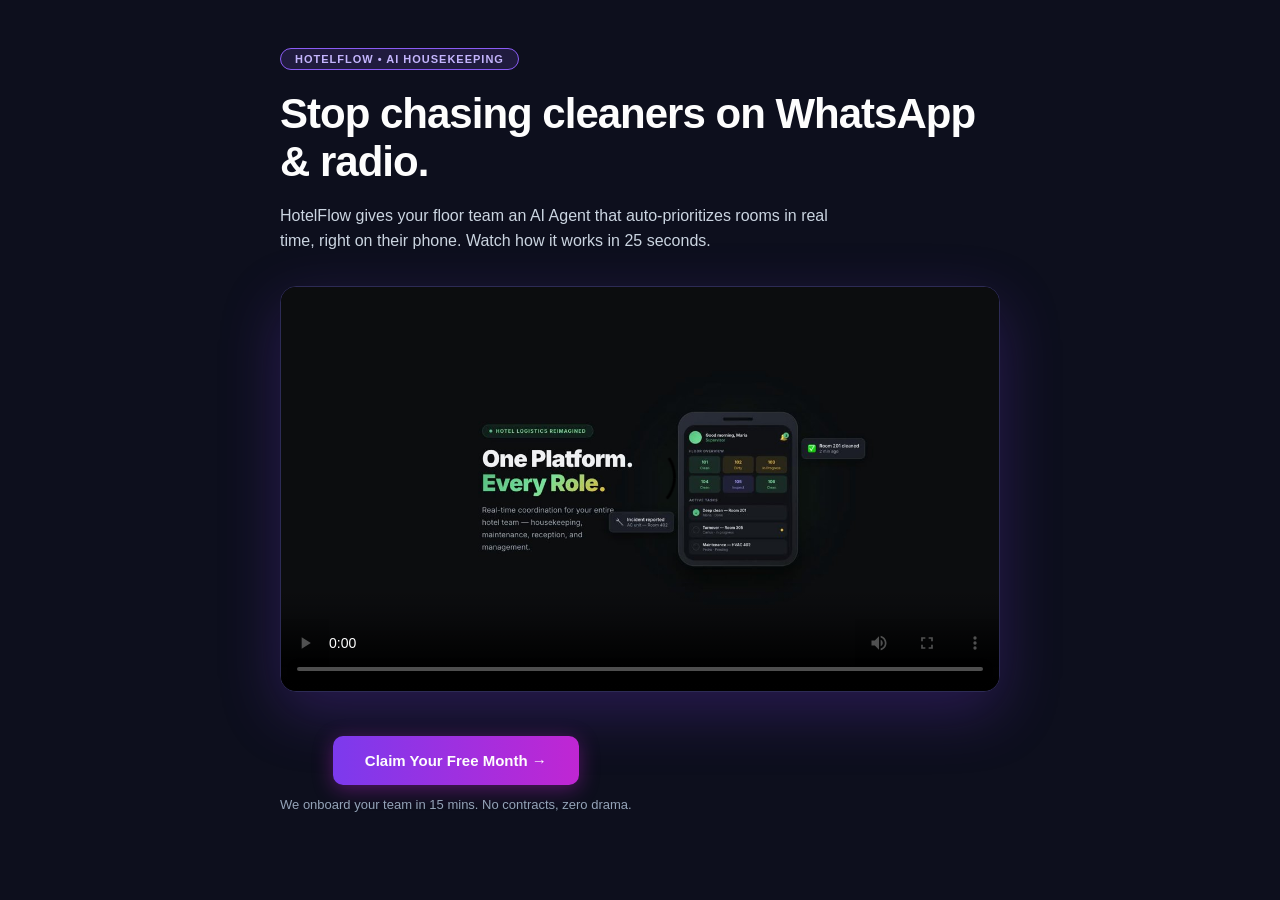
<file: demo/index.html>
<!DOCTYPE html>
<html lang="en">
<head>
<meta charset="UTF-8">
<meta name="viewport" content="width=device-width, initial-scale=1.0">
<title>HotelFlow Demo — Stop chasing cleaners on WhatsApp & radio</title>
<meta name="description" content="See how HotelFlow gives your floor team an AI Agent that prioritizes rooms in real time.">

<!-- Open Graph: para que se vea bien si alguien comparte este link -->
<meta property="og:title" content="HotelFlow — Stop chasing cleaners on WhatsApp & radio">
<meta property="og:description" content="An AI Agent that auto-priorizes rooms in real time, right on your team's phone.">
<meta property="og:image" content="/demo/poster.jpg">
<meta property="og:type" content="website">

<style>
  :root {
    --bg: #0d0f1d;
    --border: #2d2b55;
    --text-main: #fdfdfd;   /* blanco no-puro a propósito: ver nota abajo */
    --text-body: #cbd5e1;
    --text-muted: #94a3b8;
    --text-footer: #64748b;
    --violet: #8b5cf6;
    --magenta: #d946ef;
    --violet-deep: #7c3aed;
    --magenta-deep: #c026d3;
    --blue: #38bdf8;
    --orange: #fb923c;
  }

  * { box-sizing: border-box; }

  body {
    margin: 0;
    background-color: var(--bg);
    color: var(--text-main);
    font-family: -apple-system, BlinkMacSystemFont, 'Segoe UI', Roboto, Helvetica, Arial, sans-serif;
    display: flex;
    justify-content: center;
    padding: 48px 20px;
  }

  main {
    width: 100%;
    max-width: 720px;
  }

  .badge {
    display: inline-block;
    background-color: rgba(139, 92, 246, 0.15);
    border: 1px solid var(--violet);
    border-radius: 20px;
    padding: 4px 14px;
    color: #c4b5fd;
    font-size: 11px;
    font-weight: 800;
    letter-spacing: 1px;
    text-transform: uppercase;
    margin-bottom: 20px;
  }

  h1 {
    font-size: clamp(28px, 5vw, 42px);
    line-height: 1.15;
    font-weight: 800;
    margin: 0 0 16px 0;
    letter-spacing: -1px;
  }

  .intro {
    color: var(--text-body);
    font-size: 16px;
    line-height: 1.6;
    margin: 0 0 32px 0;
    max-width: 560px;
  }

  .video-wrap {
    border-radius: 16px;
    overflow: hidden;
    border: 1px solid var(--border);
    box-shadow: 0 20px 60px rgba(124, 58, 237, 0.25);
    margin-bottom: 32px;
    background-color: #000;
  }

  video {
    width: 100%;
    display: block;
  }

  .fine-print {
    color: var(--text-muted);
    font-size: 13px;
    margin: 12px 0 0 0;
    text-align: center;
  }

  .cta-wrapper {
    display: inline-flex;
    flex-direction: column;
    align-items: center;
    margin-top: 12px;
  }

  .cta {
    display: inline-block;
    background: linear-gradient(90deg, var(--violet-deep) 0%, var(--magenta-deep) 100%);
    color: var(--text-main);
    padding: 16px 32px;
    border-radius: 10px;
    font-weight: 800;
    font-size: 15px;
    text-decoration: none;
    box-shadow: 0 4px 20px rgba(192, 38, 211, 0.4);
  }

  .cta:hover {
    filter: brightness(1.08);
  }

  /* Removed footer styles */
</style>
</head>
<body>
  <main>
    <span class="badge">HotelFlow • AI Housekeeping</span>

    <h1>Stop chasing cleaners on WhatsApp &amp; radio.</h1>

    <p class="intro">
      HotelFlow gives your floor team an AI Agent that auto-prioritizes rooms
      in real time, right on their phone. Watch how it works in 25 seconds.
    </p>

    <div class="video-wrap">
      <video controls playsinline poster="/demo/poster.jpg">
        <source src="https://pub-e2db7621aab44a2ab5a4b64a163ec4e1.r2.dev/HotelFlow-video.mp4" type="video/mp4">
        Your browser does not support HTML5 video.
      </video>
    </div>

    <div class="cta-wrapper">
      <a class="cta" href="/#contacto">Claim Your Free Month →</a>
      <p class="fine-print">We onboard your team in 15 mins. No contracts, zero drama.</p>
    </div>
  </main>
</body>
</html>
</file>
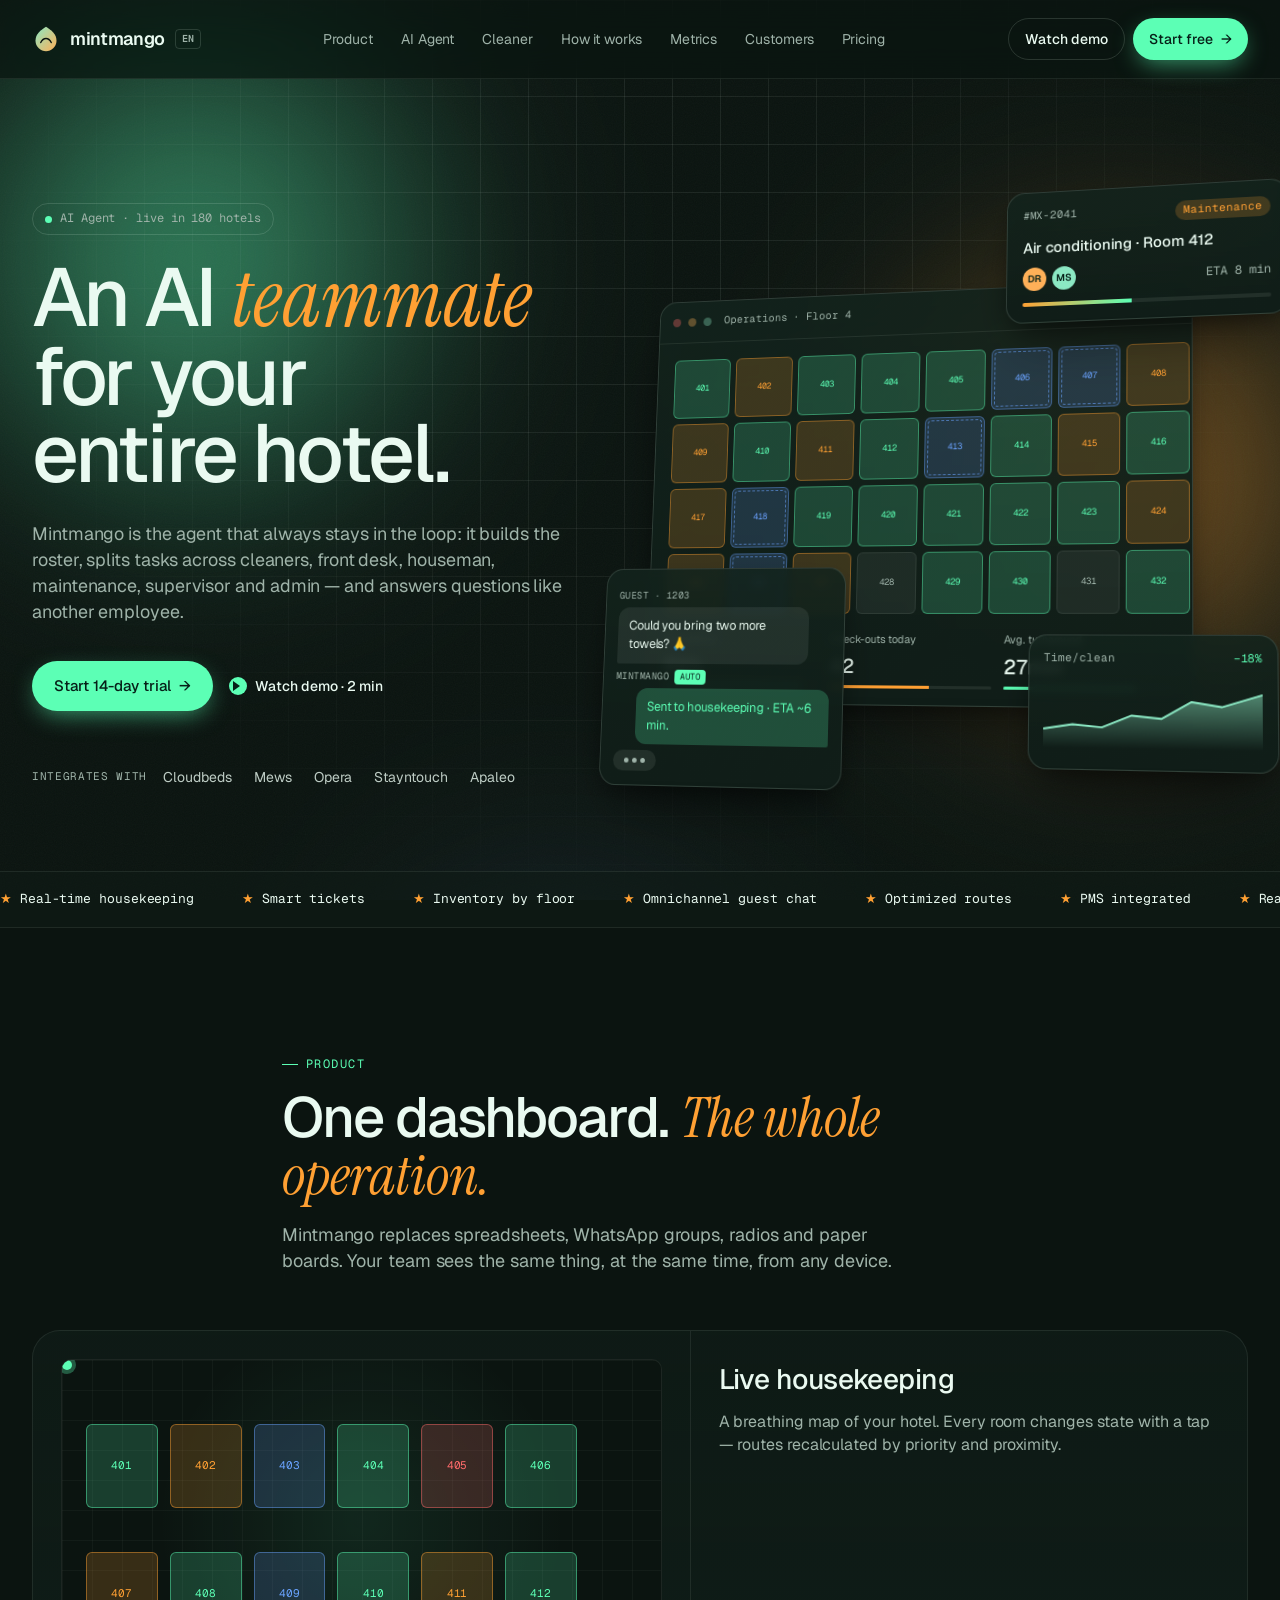
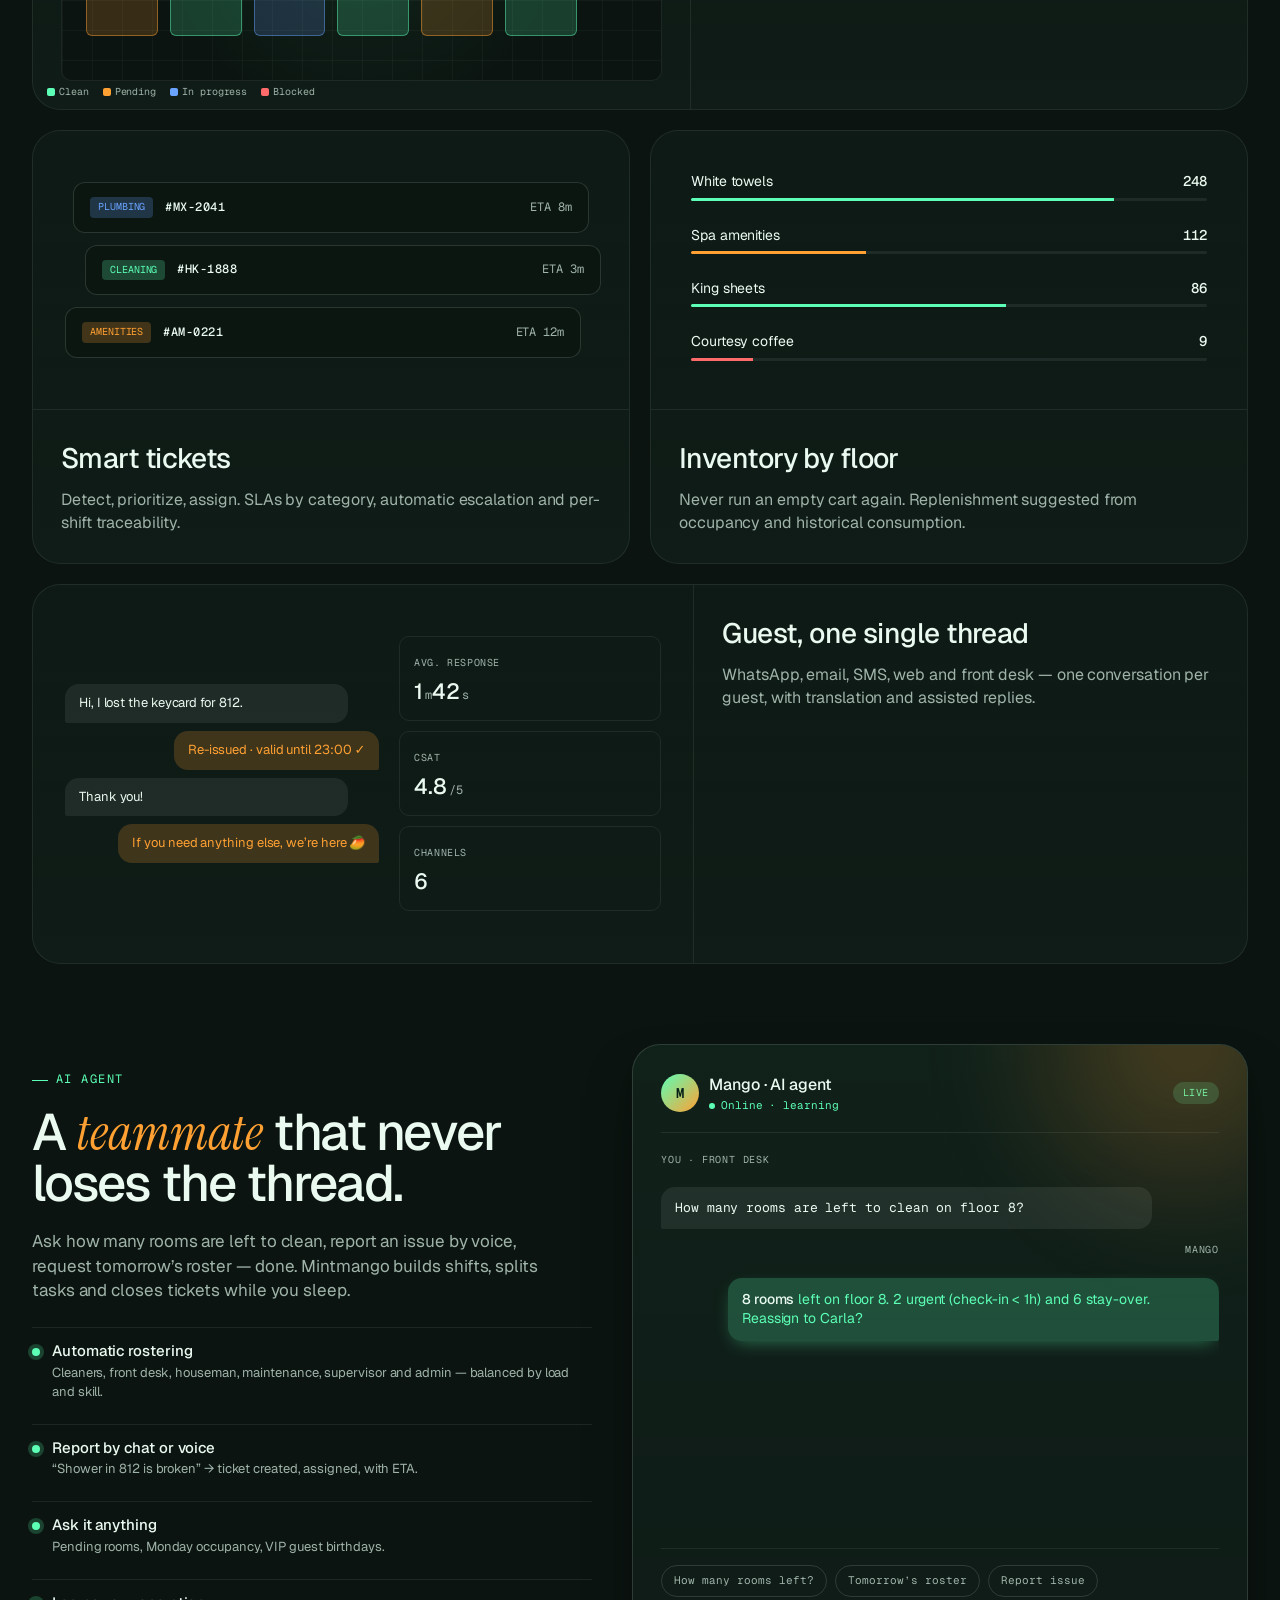
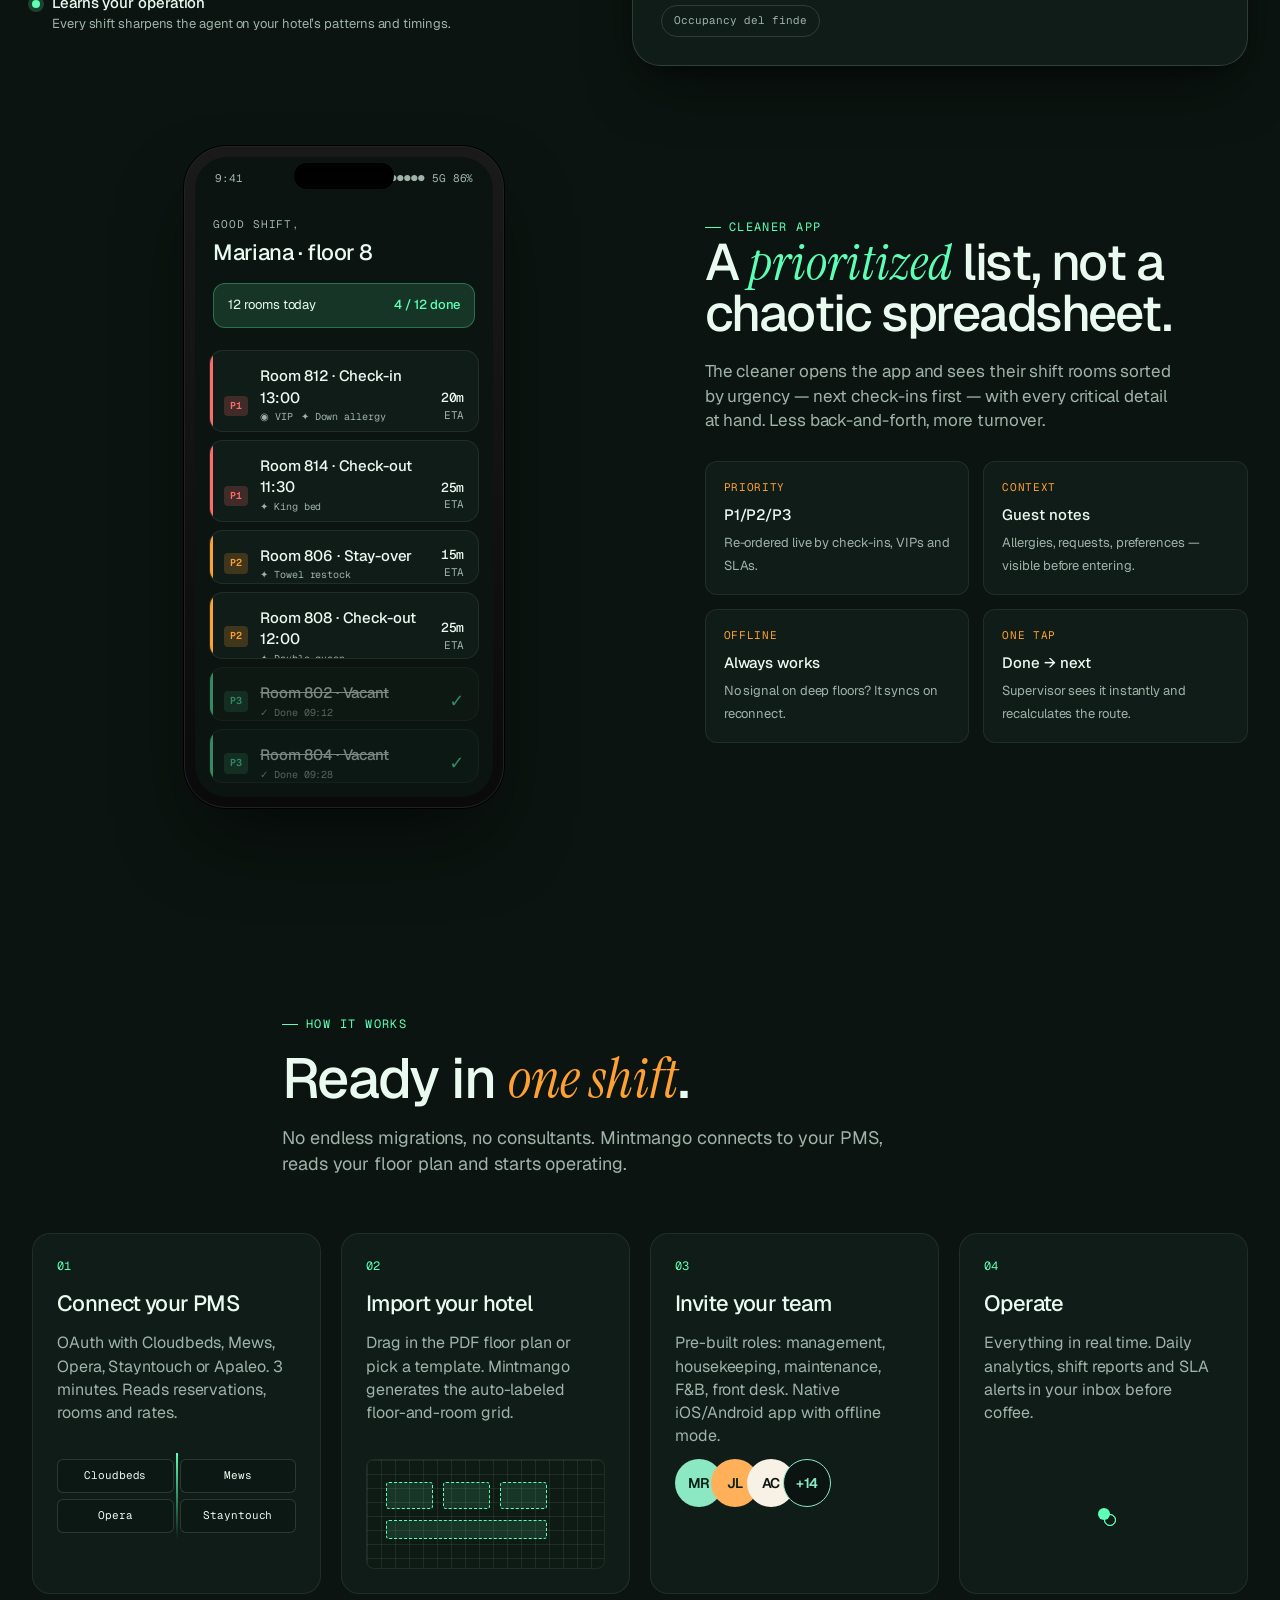
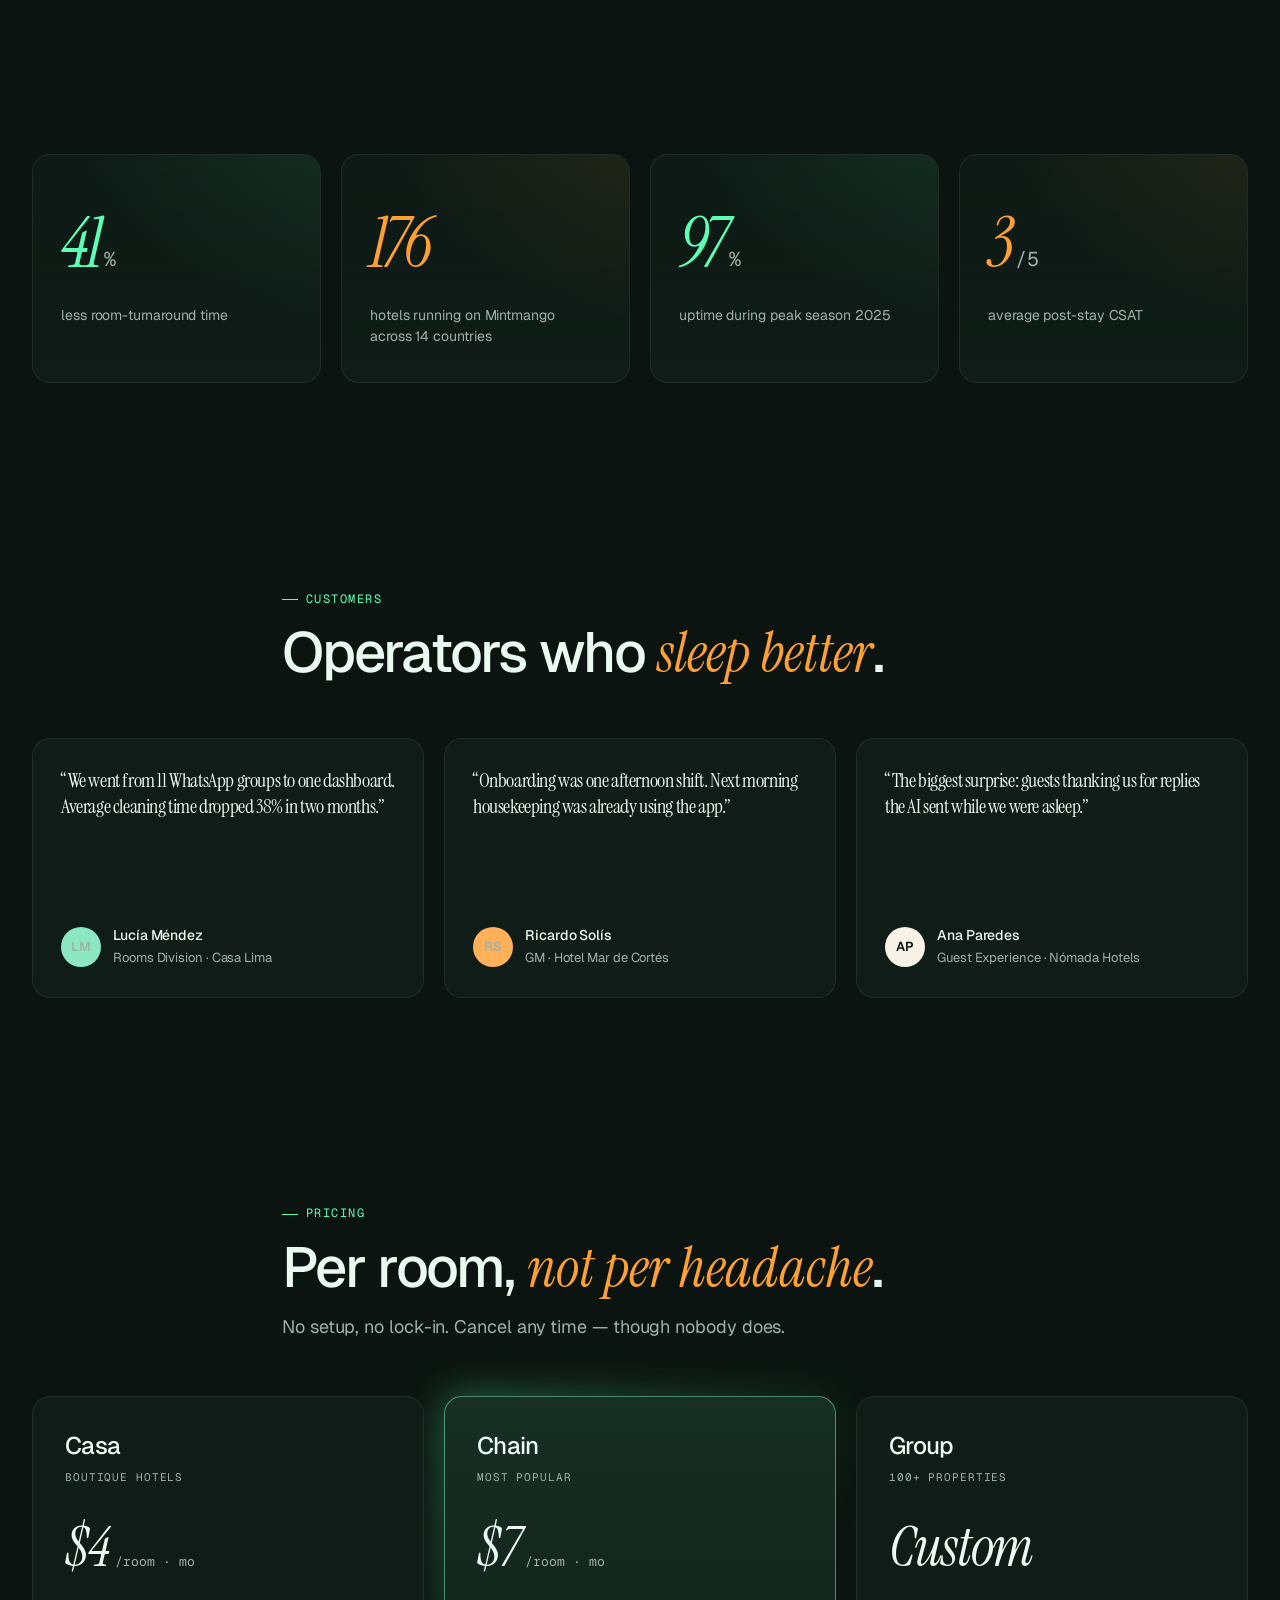
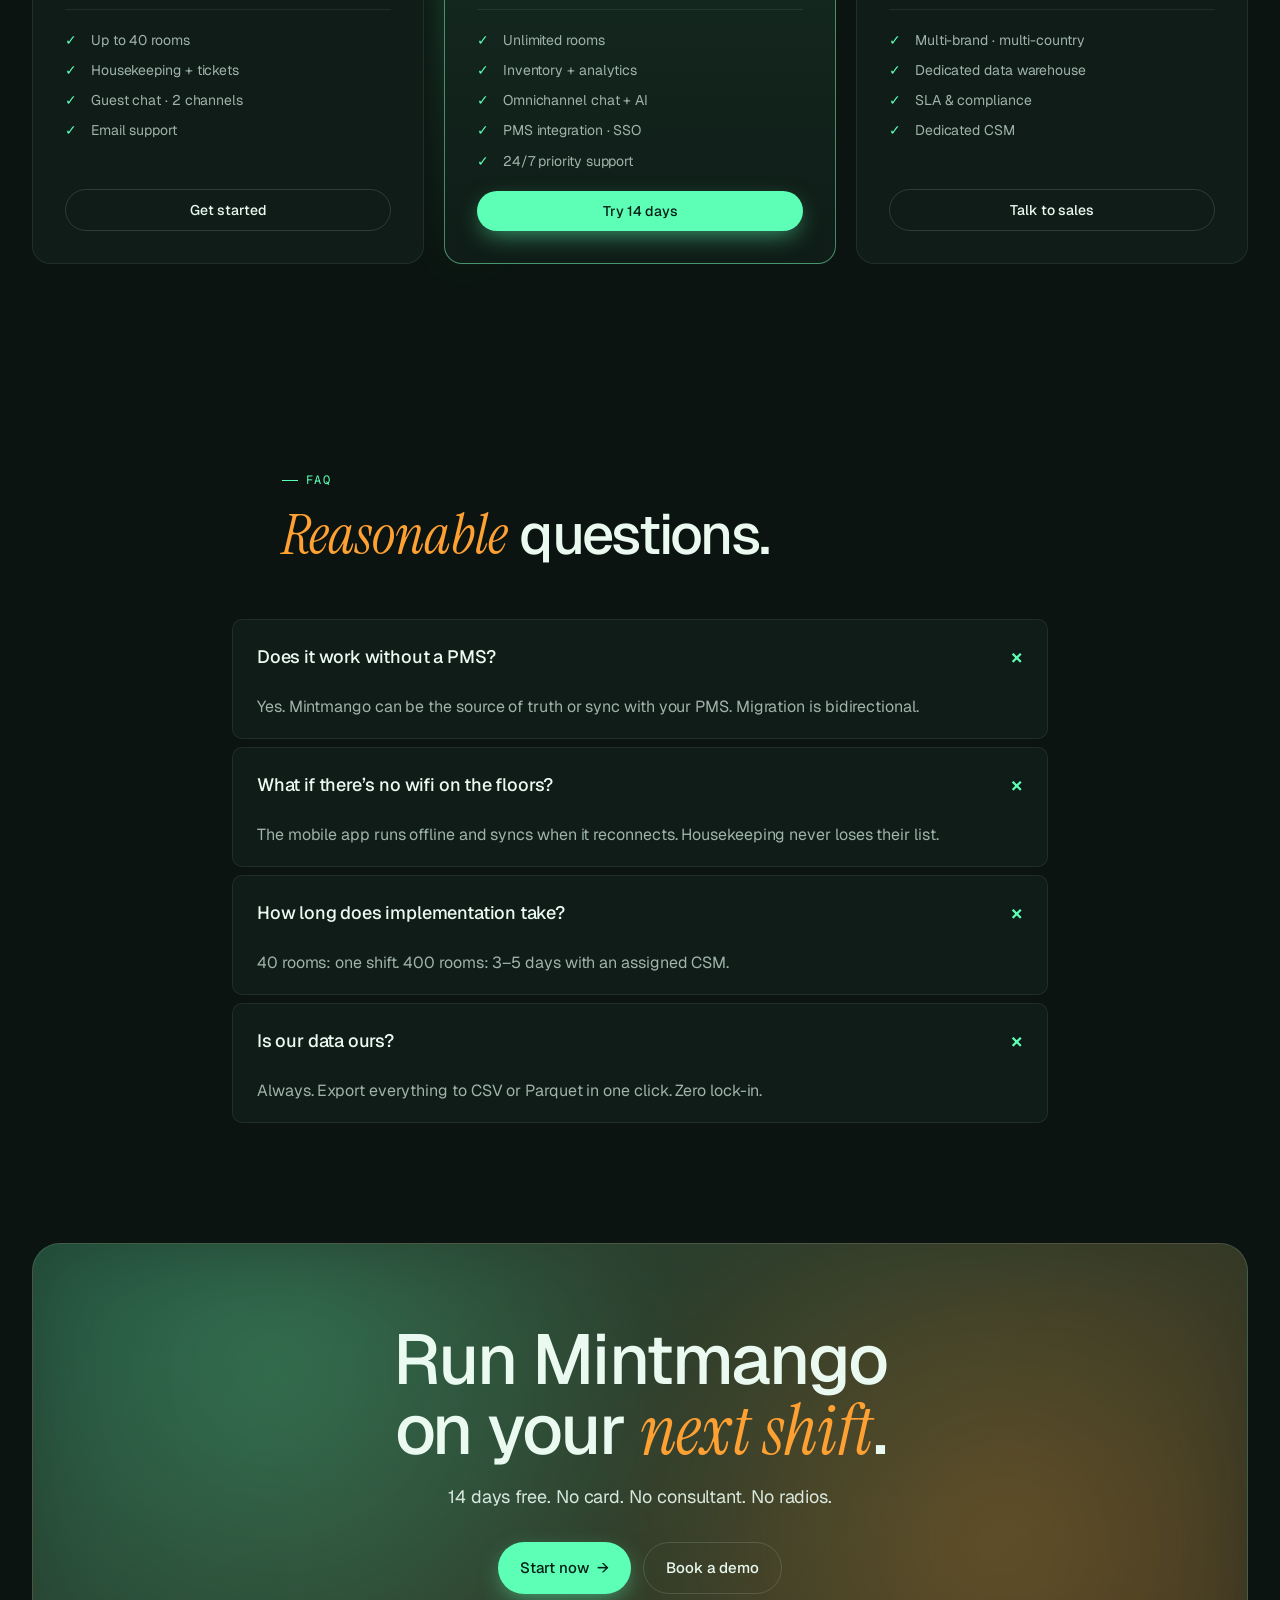
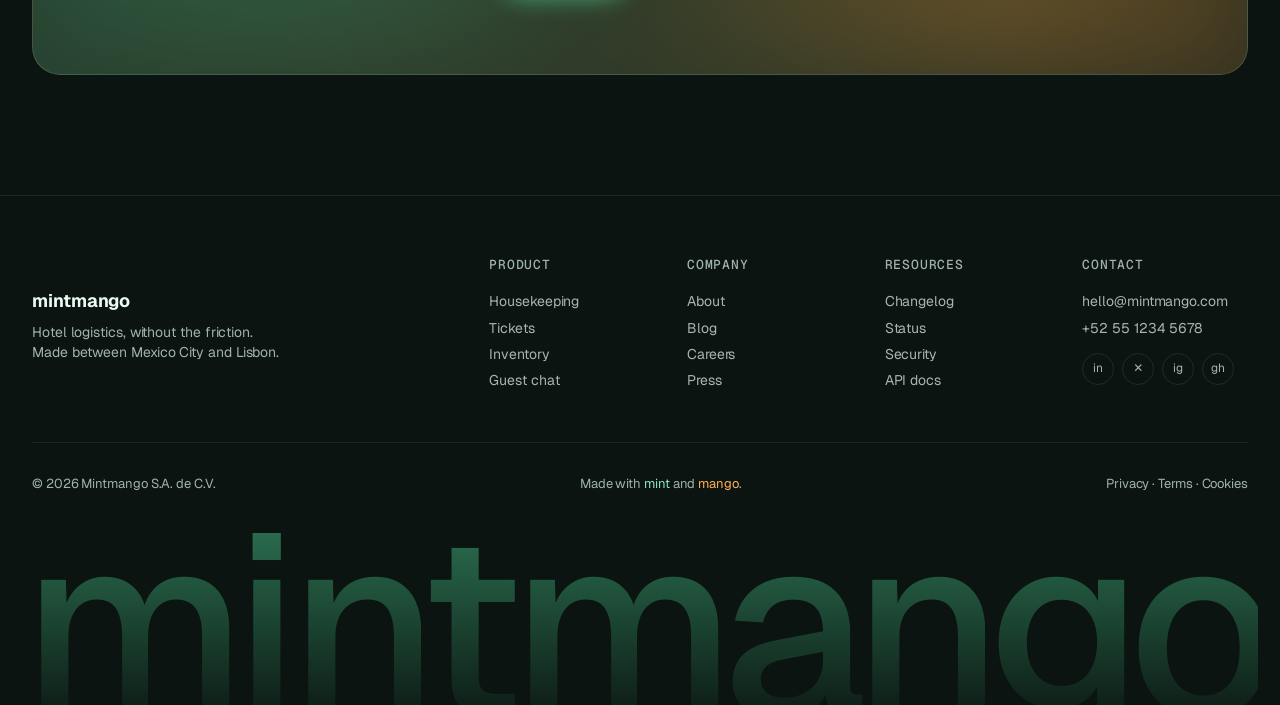
<file: index-print.html>
<!doctype html>
<html lang="en">
<head>
<meta charset="utf-8" />
<meta name="viewport" content="width=device-width,initial-scale=1,viewport-fit=cover" />
<title>Mintmango · Hotel logistics, without the friction</title>
<meta name="description" content="Mintmango is the AI-powered hotel logistics platform that orchestrates housekeeping, maintenance, inventory and guests in real time. Fewer radios, more perfect stays." />
<meta name="theme-color" content="#0b1410" />
<meta property="og:title" content="Mintmango · Hotel logistics" />
<meta property="og:description" content="Every floor, every room, every ticket — orchestrated in real time." />
<meta property="og:type" content="website" />
<meta name="robots" content="index,follow" />
<link rel="canonical" href="https://mintmango.com/" />

<link rel="preconnect" href="https://fonts.googleapis.com" />
<link rel="preconnect" href="https://fonts.gstatic.com" crossorigin />
<link rel="stylesheet" href="https://fonts.googleapis.com/css2?family=Instrument+Serif:ital@0;1&family=Geist:wght@300;400;500;600;700&family=Geist+Mono:wght@400;500&display=swap" />

<script type="application/ld+json">
{
  "@context":"https://schema.org",
  "@type":"SoftwareApplication",
  "name":"Mintmango",
  "applicationCategory":"BusinessApplication",
  "operatingSystem":"Web, iOS, Android",
  "description":"Real-time hotel logistics platform: housekeeping, maintenance, inventory and guests.",
  "offers":{"@type":"Offer","price":"0","priceCurrency":"USD"}
}
</script>

<style>
/* ============ TOKENS ============ */
:root {
  --mint: #8be8c3;
  --mint-2: #4fd3a0;
  --mango: #ffb058;
  --mango-2: #ff8a3d;
  --cream: #f8f2e6;
  --bg: #0b1410;
  --bg-2: #0f1c17;
  --ink: #eafaf1;
  --ink-2: #9fb3a9;
  --line: rgba(234,250,241,.08);
  --line-2: rgba(234,250,241,.14);
  --radius: 18px;
  --radius-sm: 10px;
  --radius-lg: 28px;
  --shadow: 0 30px 60px -20px rgba(0,0,0,.55), 0 10px 24px -8px rgba(0,0,0,.45);
  --font-sans: "Geist", ui-sans-serif, system-ui, -apple-system, "Helvetica Neue", Arial, sans-serif;
  --font-serif: "Instrument Serif", "Times New Roman", serif;
  --font-mono: "Geist Mono", ui-monospace, "SF Mono", monospace;
}

html[data-theme="light"], body[data-theme="light"] {
  --bg: #f6f3ec;
  --bg-2: #eee7d7;
  --ink: #0b1410;
  --ink-2: #55685e;
  --line: rgba(11,20,16,.08);
  --line-2: rgba(11,20,16,.14);
  --shadow: 0 30px 60px -20px rgba(11,20,16,.18), 0 10px 24px -8px rgba(11,20,16,.1);
}
body[data-theme="mint"] {
  --bg: #062a20;
  --bg-2: #0a3a2c;
  --ink: #eafaf1;
  --ink-2: #9ccfb9;
}

body[data-intensity="soft"] { --mint: #bde9d4; --mango: #ffd2a0; }
body[data-intensity="neon"] { --mint: #5cffb5; --mango: #ffa033; }

/* ============ BASE ============ */
*,*::before,*::after { box-sizing: border-box; }
html,body { margin:0; padding:0; }
html { scroll-behavior: smooth; }
body {
  font-family: var(--font-sans);
  background: var(--bg);
  color: var(--ink);
  -webkit-font-smoothing: antialiased;
  overflow-x: hidden;
  line-height: 1.45;
  letter-spacing: -0.005em;
}
img,svg { display:block; max-width:100%; }
a { color: inherit; text-decoration: none; }
button { font: inherit; cursor: pointer; border: 0; background: none; color: inherit; }
em { font-style: italic; font-family: var(--font-serif); font-weight: 400; letter-spacing: 0; }
h1,h2,h3,h4 { margin:0; letter-spacing: -0.028em; font-weight: 500; }
p { margin:0; color: var(--ink-2); }

/* ============ FIELD (bg) ============ */
.field {
  position: fixed; inset:0; z-index:-1; overflow: hidden; pointer-events: none;
}
.field__blob {
  position:absolute; border-radius: 50%; filter: blur(80px); opacity: .55;
  mix-blend-mode: screen;
}
body[data-theme="light"] .field__blob { mix-blend-mode: multiply; opacity: .35; }
.field__blob--a { width: 60vw; height: 60vw; left: -15vw; top: -10vw; background: radial-gradient(circle, var(--mint), transparent 60%); animation: blob 24s ease-in-out infinite; }
.field__blob--b { width: 55vw; height: 55vw; right: -15vw; top: 10vw; background: radial-gradient(circle, var(--mango), transparent 60%); animation: blob 28s ease-in-out -5s infinite reverse; }
.field__blob--c { width: 48vw; height: 48vw; left: 20vw; top: 60vw; background: radial-gradient(circle, #6aa3ff55, transparent 60%); animation: blob 32s ease-in-out -10s infinite; }

@keyframes blob {
  0%,100% { transform: translate(0,0) scale(1); }
  33% { transform: translate(5vw,-4vw) scale(1.1); }
  66% { transform: translate(-4vw,6vw) scale(.95); }
}

.field__grid {
  position:absolute; inset:0;
  background:
    linear-gradient(var(--line) 1px, transparent 1px) 0 0/48px 48px,
    linear-gradient(90deg, var(--line) 1px, transparent 1px) 0 0/48px 48px;
  mask-image: radial-gradient(ellipse at 50% 30%, black 20%, transparent 75%);
}
.field__noise {
  position:absolute; inset:0; opacity: .06;
  background-image: url("data:image/svg+xml;utf8,<svg xmlns='http://www.w3.org/2000/svg' width='160' height='160'><filter id='n'><feTurbulence type='fractalNoise' baseFrequency='0.9' numOctaves='2'/></filter><rect width='100%' height='100%' filter='url(%23n)' opacity='.6'/></svg>");
}

/* ============ NAV ============ */
.nav {
  position: sticky; top: 0; z-index: 50;
  display: flex; align-items:center; gap: 24px;
  padding: 18px 32px;
  backdrop-filter: blur(16px) saturate(140%);
  -webkit-backdrop-filter: blur(16px) saturate(140%);
  background: color-mix(in oklab, var(--bg) 70%, transparent);
  border-bottom: 1px solid var(--line);
  transition: padding .3s;
}
.nav.is-scrolled { padding: 10px 32px; }
.nav__brand { display:flex; align-items:center; gap:10px; font-weight: 600; letter-spacing: -0.02em; }
.nav__word { font-size: 18px; }
.nav__tag { font-family: var(--font-mono); font-size: 10px; padding: 2px 6px; border: 1px solid var(--line-2); border-radius: 4px; color: var(--ink-2); text-transform: uppercase; }
.nav__menu { display: flex; gap: 28px; margin: 0 auto; font-size: 14px; color: var(--ink-2); }
.nav__menu a { transition: color .2s; position: relative; }
.nav__menu a:hover { color: var(--ink); }
.nav__menu a::after {
  content: ""; position:absolute; left:0; right:0; bottom: -6px; height:1px;
  background: var(--mint); transform: scaleX(0); transform-origin: left;
  transition: transform .3s cubic-bezier(.2,.9,.2,1);
}
.nav__menu a:hover::after { transform: scaleX(1); }
.nav__cta { display:flex; gap: 8px; }

/* ============ BUTTONS ============ */
.btn {
  display: inline-flex; align-items:center; gap: 8px;
  padding: 10px 16px; border-radius: 999px;
  font-size: 14px; font-weight: 500;
  transition: transform .15s, background .2s, color .2s, border-color .2s;
  white-space: nowrap;
}
.btn:active { transform: scale(.97); }
.btn--primary {
  background: var(--mint); color: #062018;
  box-shadow: 0 8px 24px -6px color-mix(in oklab, var(--mint) 60%, transparent);
}
.btn--primary:hover { background: var(--mint-2); }
.btn--ghost { background: transparent; border: 1px solid var(--line-2); }
.btn--ghost:hover { border-color: var(--ink); background: color-mix(in oklab, var(--ink) 5%, transparent); }
.btn--link { background: transparent; padding-left: 4px; padding-right: 4px; }
.btn--link:hover { color: var(--mint); }
.btn--lg { padding: 14px 22px; font-size: 15px; }
.btn--block { width: 100%; justify-content: center; }
.play {
  width: 18px; height: 18px; border-radius: 50%;
  background: var(--mint);
  position: relative;
}
.play::before {
  content:""; position:absolute; top:50%; left:55%; transform:translate(-50%,-50%);
  border: 5px solid transparent; border-left: 7px solid #062018;
}

/* ============ HERO ============ */
.hero {
  display: grid; grid-template-columns: 1.05fr 1.15fr; gap: 40px;
  padding: 80px 32px 40px; align-items: center;
  min-height: 88vh;
  max-width: 1400px; margin: 0 auto;
}
.hero__eyebrow {
  display:inline-flex; align-items:center; gap: 8px;
  font-family: var(--font-mono); font-size: 12px; color: var(--ink-2);
  padding: 6px 12px; border: 1px solid var(--line-2); border-radius: 999px;
  margin-bottom: 24px;
}
.dot { width: 7px; height: 7px; border-radius: 50%; background: var(--mint); box-shadow: 0 0 0 0 var(--mint); animation: ping 2s infinite; }
@keyframes ping { 0% { box-shadow: 0 0 0 0 color-mix(in oklab, var(--mint) 70%, transparent); } 80%,100% { box-shadow: 0 0 0 10px transparent; } }

.hero__title {
  font-size: clamp(44px, 6.4vw, 92px);
  line-height: 0.95; letter-spacing: -0.04em;
  font-weight: 500;
}
.hero__title em { color: var(--mango); }
.hero__sub {
  margin: 28px 0 36px; font-size: clamp(16px, 1.4vw, 19px);
  max-width: 540px; color: var(--ink-2);
}
.hero__cta { display: flex; gap: 12px; flex-wrap: wrap; }
.hero__trust {
  margin-top: 56px;
  display: flex; align-items: center; gap: 16px;
  font-family: var(--font-mono); font-size: 11px; text-transform: uppercase; color: var(--ink-2); letter-spacing: .06em;
}
.hero__trust ul { display:flex; gap: 22px; list-style:none; padding:0; margin:0; flex-wrap: wrap; color: var(--ink); }
.hero__trust li { font-family: var(--font-sans); text-transform: none; font-size: 14px; letter-spacing: 0; opacity: .8; }

/* ============ STAGE (hero right) ============ */
.stage {
  position: relative; height: 640px;
  perspective: 1800px;
}
.stage__scene {
  position: absolute; inset: 0;
  transform-style: preserve-3d;
  transform: rotateX(8deg) rotateY(-14deg) rotateZ(1deg);
}
.panel {
  position: absolute;
  background: linear-gradient(180deg, color-mix(in oklab, var(--bg-2) 85%, var(--mint) 3%), var(--bg-2));
  border: 1px solid var(--line-2);
  border-radius: var(--radius);
  box-shadow: var(--shadow);
  overflow: hidden;
  backdrop-filter: blur(4px);
}
.panel--main {
  width: 560px; height: 420px;
  top: 50%; left: 50%; transform: translate(-55%, -50%);
  animation: floaty 8s ease-in-out infinite;
}
.panel--ticket {
  width: 280px; top: 2%; right: -6%;
  padding: 16px;
  animation: floaty 9s ease-in-out -2s infinite;
}
.panel--chat {
  width: 260px; bottom: 4%; left: -8%;
  padding: 14px;
  animation: floaty 10s ease-in-out -3s infinite;
}
.panel--chart {
  width: 240px; height: 130px; bottom: 8%; right: -4%;
  padding: 14px;
  animation: floaty 7s ease-in-out -1s infinite;
}
@keyframes floaty {
  0%,100% { translate: 0 0; }
  50% { translate: 0 -10px; }
}
.panel--main { animation-name: floaty-main; }
@keyframes floaty-main {
  0%,100% { transform: translate(-55%, -50%); }
  50% { transform: translate(-55%, calc(-50% - 8px)); }
}

.panel__bar {
  display:flex; align-items:center; gap: 8px;
  padding: 12px 14px; border-bottom: 1px solid var(--line);
  font-family: var(--font-mono); font-size: 11px; color: var(--ink-2);
}
.panel__dot { width:9px; height:9px; border-radius:50%; background: var(--line-2); }
.panel__dot:nth-child(1) { background: #ff6b6b55; }
.panel__dot:nth-child(2) { background: #ffb05855; }
.panel__dot:nth-child(3) { background: #8be8c355; }
.panel__title { margin-left: 6px; }
.panel__pill {
  margin-left: auto; padding: 2px 8px; border-radius: 999px;
  background: color-mix(in oklab, var(--mint) 20%, transparent);
  color: var(--mint); font-size: 10px;
  position: relative;
}
.panel__pill::before {
  content:""; width: 6px; height: 6px; border-radius: 50%;
  background: var(--mint); display: inline-block; margin-right: 4px;
  animation: blink 1.2s infinite;
}
@keyframes blink { 50% { opacity: .3; } }

.panel__body { padding: 18px; height: calc(100% - 42px); display: flex; flex-direction: column; gap: 18px; }

.room-grid {
  display: grid; grid-template-columns: repeat(8, 1fr); gap: 6px;
  flex: 1;
}
.rm {
  aspect-ratio: 1; border-radius: 6px;
  background: color-mix(in oklab, var(--ink) 6%, transparent);
  border: 1px solid var(--line);
  font-family: var(--font-mono); font-size: 9px;
  display:flex; align-items:center; justify-content:center;
  color: var(--ink-2);
  transition: background .4s, border-color .4s, color .4s;
  position: relative;
}
.rm.is-clean { background: color-mix(in oklab, var(--mint) 18%, transparent); border-color: color-mix(in oklab, var(--mint) 40%, transparent); color: var(--mint); }
.rm.is-dirty { background: color-mix(in oklab, var(--mango) 18%, transparent); border-color: color-mix(in oklab, var(--mango) 40%, transparent); color: var(--mango); }
.rm.is-inprog { background: color-mix(in oklab, #6aa3ff 18%, transparent); border-color: color-mix(in oklab, #6aa3ff 40%, transparent); color: #6aa3ff; }
.rm.is-inprog::after {
  content:""; position:absolute; inset:2px; border-radius: 4px;
  border: 1px dashed color-mix(in oklab, #6aa3ff 60%, transparent);
  animation: spinbox 4s linear infinite;
}
@keyframes spinbox { to { transform: rotate(360deg); } }

.panel__meta { display: grid; grid-template-columns: repeat(3,1fr); gap: 12px; }
.meta { display:flex; flex-direction: column; gap: 4px; }
.meta__k { font-size: 11px; color: var(--ink-2); }
.meta__v { font-size: 20px; font-weight: 500; }
.meta__v b { font-weight: 500; }
.bar { height: 3px; background: var(--line); border-radius: 2px; overflow: hidden; }
.bar__fill { height:100%; background: var(--mint); transition: width .6s; }
.bar__fill--mango { background: var(--mango); }
.bar__fill--mint { background: var(--mint); }

.ticket__head { display:flex; justify-content: space-between; font-family: var(--font-mono); font-size: 11px; color: var(--ink-2); }
.ticket__tag { padding: 2px 8px; border-radius: 999px; background: color-mix(in oklab, var(--mango) 20%, transparent); color: var(--mango); }
.ticket__title { margin: 10px 0; font-size: 15px; font-weight: 500; }
.ticket__row { display:flex; align-items: center; gap: 6px; font-size: 12px; color: var(--ink-2); }
.avatar { width: 24px; height: 24px; border-radius: 50%; display:grid; place-items:center; font-size: 10px; font-weight: 600; color:#062018; }
.ticket__eta { margin-left: auto; font-family: var(--font-mono); }
.ticket__progress { margin-top: 12px; height: 4px; background: var(--line); border-radius: 2px; overflow: hidden; }
.ticket__progress-fill {
  height: 100%; width: 45%;
  background: linear-gradient(90deg, var(--mango), var(--mint));
  animation: progress 6s ease-in-out infinite;
}
@keyframes progress {
  0% { width: 10%; }
  60% { width: 85%; }
  100% { width: 95%; }
}

.chat__line { font-size: 10px; color: var(--ink-2); text-transform: uppercase; letter-spacing: .05em; margin: 6px 0 4px; font-family: var(--font-mono); }
.chat__line--bot { display:flex; align-items:center; gap: 6px; }
.chat__bot-tag { background: var(--mint); color:#062018; padding: 1px 6px; border-radius: 4px; font-size: 9px; }
.chat__bubble {
  background: color-mix(in oklab, var(--ink) 8%, transparent);
  padding: 10px 12px; border-radius: 12px 12px 12px 2px;
  font-size: 13px; max-width: 90%;
  animation: chatIn .5s ease both;
}
.chat__bubble--bot {
  background: color-mix(in oklab, var(--mint) 22%, transparent);
  color: var(--mint);
  border-radius: 12px 12px 2px 12px;
  margin-left: auto;
}
@keyframes chatIn { from { opacity: 0; transform: translateY(6px); } to { opacity: 1; transform: none; } }
.chat__typing { display: flex; gap: 4px; padding: 8px 12px; width: fit-content;
  background: color-mix(in oklab, var(--ink) 8%, transparent); border-radius: 12px; margin-top: 6px; }
.chat__typing span { width: 5px; height: 5px; border-radius: 50%; background: var(--ink-2); animation: typing 1.2s infinite; }
.chat__typing span:nth-child(2) { animation-delay: .15s; }
.chat__typing span:nth-child(3) { animation-delay: .3s; }
@keyframes typing { 0%,60%,100% { opacity: .3; transform: translateY(0); } 30% { opacity: 1; transform: translateY(-3px); } }

.chart__head { display:flex; justify-content: space-between; font-family: var(--font-mono); font-size: 11px; color: var(--ink-2); margin-bottom: 6px; }
.chart__delta { color: var(--mint); }
.chart__svg { width: 100%; height: 72px; }
#chart-line { stroke-dasharray: 1000; stroke-dashoffset: 1000; animation: drawLine 2.4s ease forwards; }
@keyframes drawLine { to { stroke-dashoffset: 0; } }

/* ============ MARQUEE ============ */
.marquee {
  overflow: hidden;
  border-top: 1px solid var(--line);
  border-bottom: 1px solid var(--line);
  padding: 18px 0;
  background: color-mix(in oklab, var(--bg-2) 60%, transparent);
}
.marquee__track {
  display: flex; gap: 48px; white-space: nowrap;
  animation: marquee 40s linear infinite;
  font-family: var(--font-mono); font-size: 13px; color: var(--ink-2);
}
.marquee__track span { color: var(--ink); }
.marquee__track span::first-letter { color: var(--mango); }
@keyframes marquee { to { transform: translateX(-50%); } }

/* ============ SECTION HEAD ============ */
.section__head {
  max-width: 780px; padding: 0 32px; margin: 120px auto 56px;
  text-align: left;
}
.kicker {
  font-family: var(--font-mono); font-size: 12px; text-transform: uppercase; letter-spacing: .12em;
  color: var(--mint); display: inline-flex; align-items: center; gap: 8px;
}
.kicker::before { content:""; width: 16px; height: 1px; background: var(--mint); display:inline-block; }
.section__head h2 {
  margin: 16px 0 18px;
  font-size: clamp(36px, 4.4vw, 64px); line-height: 1.02; letter-spacing: -0.03em;
}
.section__head h2 em { color: var(--mango); }
.section__head p { font-size: 18px; max-width: 640px; }

/* ============ FEATURES ============ */
.features { max-width: 1320px; margin: 0 auto; padding: 0 32px 80px; }
.features__grid {
  display: grid; grid-template-columns: repeat(6,1fr); gap: 20px;
}
.feature {
  grid-column: span 3;
  background: linear-gradient(180deg, color-mix(in oklab, var(--bg-2) 80%, transparent), var(--bg-2));
  border: 1px solid var(--line);
  border-radius: var(--radius-lg);
  overflow: hidden;
  min-height: 420px;
  display: flex; flex-direction: column;
  transition: transform .4s cubic-bezier(.2,.9,.2,1), border-color .3s;
}
.feature:hover { transform: translateY(-4px); border-color: var(--line-2); }
.feature--wide { grid-column: span 6; min-height: 380px; flex-direction: row; }
.feature--wide .feature__vis { flex: 1.2; }
.feature--wide .feature__body { flex: 1; border-left: 1px solid var(--line); border-top: 0; }
.feature__vis { flex: 1; padding: 28px; position: relative; overflow: hidden; }
.feature__body { padding: 28px; border-top: 1px solid var(--line); }
.feature__body h3 { font-size: 28px; margin-bottom: 10px; letter-spacing: -0.02em; }

/* floor plan */
.floor { position: relative; width: 100%; height: 100%; min-height: 260px;
  background:
    radial-gradient(circle at 50% 50%, color-mix(in oklab,var(--mint) 8%, transparent), transparent 60%),
    var(--bg);
  border: 1px solid var(--line); border-radius: var(--radius-sm); overflow: hidden;
}
.floor__axis {
  position:absolute; inset: 0;
  background:
    linear-gradient(var(--line) 1px, transparent 1px) 0 0/30px 30px,
    linear-gradient(90deg, var(--line) 1px, transparent 1px) 0 0/30px 30px;
  opacity: .5;
}
.fr {
  position: absolute; left: var(--x); top: var(--y);
  width: 12%; height: 26%;
  display:grid; place-items: center;
  font-family: var(--font-mono); font-size: 11px;
  border-radius: 6px;
  border: 1px solid;
  transition: transform .3s;
}
.fr:hover { transform: scale(1.05); z-index: 2; }
.fr--clean { background: color-mix(in oklab, var(--mint) 18%, transparent); border-color: color-mix(in oklab, var(--mint) 45%, transparent); color: var(--mint); }
.fr--dirty { background: color-mix(in oklab, var(--mango) 18%, transparent); border-color: color-mix(in oklab, var(--mango) 45%, transparent); color: var(--mango); }
.fr--inprog { background: color-mix(in oklab, #6aa3ff 18%, transparent); border-color: color-mix(in oklab, #6aa3ff 45%, transparent); color: #6aa3ff; }
.fr--blocked { background: color-mix(in oklab, #ff6b6b 18%, transparent); border-color: color-mix(in oklab, #ff6b6b 45%, transparent); color: #ff6b6b; }
.walker {
  position: absolute; width: 10px; height: 10px; border-radius: 50%;
  background: var(--mint);
  box-shadow: 0 0 0 4px color-mix(in oklab, var(--mint) 30%, transparent);
  animation: walk 9s ease-in-out infinite;
}
@keyframes walk {
  0%   { left: 10%; top: 30%; }
  20%  { left: 34%; top: 30%; }
  40%  { left: 60%; top: 30%; }
  50%  { left: 60%; top: 65%; }
  70%  { left: 34%; top: 70%; }
  100% { left: 10%; top: 70%; }
}
.floor__legend {
  position: absolute; bottom: 10px; left: 10px; right: 10px;
  display: flex; gap: 14px; list-style: none; padding: 0 4px; margin: 0;
  font-family: var(--font-mono); font-size: 10px; color: var(--ink-2);
}
.sw { width: 8px; height: 8px; border-radius: 2px; display: inline-block; margin-right: 4px; vertical-align: middle; }
.sw--clean { background: var(--mint); }
.sw--dirty { background: var(--mango); }
.sw--inprog { background: #6aa3ff; }
.sw--blocked { background: #ff6b6b; }

/* tickets stack */
.feature__vis--tickets { display:flex; flex-direction: column; justify-content: center; gap: 12px; padding: 40px; }
.tk {
  display:grid; grid-template-columns: auto 1fr auto; gap: 12px; align-items: center;
  padding: 14px 16px; border-radius: 12px;
  background: color-mix(in oklab, var(--bg) 60%, transparent);
  border: 1px solid var(--line-2);
  font-family: var(--font-mono); font-size: 12px;
  animation: tkIn .8s var(--d,0s) ease both;
}
.tk--1 { --d: .1s; }
.tk--2 { --d: .3s; transform: translateX(12px); }
.tk--3 { --d: .5s; transform: translateX(-8px); }
.tk__tag { padding: 3px 8px; border-radius: 4px; background: color-mix(in oklab, #6aa3ff 22%, transparent); color: #6aa3ff; font-size: 10px; text-transform: uppercase; }
.tk__tag--mint { background: color-mix(in oklab, var(--mint) 22%, transparent); color: var(--mint); }
.tk__tag--mango { background: color-mix(in oklab, var(--mango) 22%, transparent); color: var(--mango); }
.tk b { font-weight: 500; letter-spacing: .04em; color: var(--ink); }
.tk__eta { color: var(--ink-2); }
@keyframes tkIn { from { opacity: 0; transform: translateY(14px); } }

/* inventory */
.feature__vis--inv { display:flex; flex-direction: column; justify-content: center; gap: 16px; padding: 40px; }
.inv-row {
  display: grid; grid-template-columns: 1fr auto;
  gap: 6px 12px; padding-bottom: 8px;
  font-size: 14px;
  position: relative;
}
.inv-row b { font-family: var(--font-mono); font-weight: 500; }
.inv-bar {
  grid-column: 1 / -1; height: 3px; border-radius: 2px;
  background: linear-gradient(to right, var(--mint) var(--w,0%), var(--line) var(--w,0%));
}
.inv-bar--mango { background: linear-gradient(to right, var(--mango) var(--w,0%), var(--line) var(--w,0%)); }
.inv-bar--low { background: linear-gradient(to right, #ff6b6b var(--w,0%), var(--line) var(--w,0%)); }

/* guest chat feature */
.feature__vis--guest { display: grid; grid-template-columns: 1.2fr 1fr; gap: 20px; padding: 32px; }
.g-ch { display:flex; flex-direction: column; gap: 8px; align-self: center; }
.g-msg { padding: 10px 14px; border-radius: 14px; font-size: 13px; max-width: 90%; }
.g-msg--in { background: color-mix(in oklab, var(--ink) 8%, transparent); border-radius: 14px 14px 14px 2px; }
.g-msg--out { background: color-mix(in oklab, var(--mango) 20%, transparent); color: var(--mango); border-radius: 14px 14px 2px 14px; margin-left: auto; }
.g-side { display: flex; flex-direction: column; gap: 10px; justify-content: center; }
.g-kpi { padding: 12px 14px; border: 1px solid var(--line); border-radius: 10px; }
.g-kpi span { font-family: var(--font-mono); font-size: 10px; text-transform: uppercase; color: var(--ink-2); letter-spacing: .06em; }
.g-kpi b { display:block; font-size: 22px; font-weight: 500; margin-top: 4px; }
.g-kpi em { font-style: normal; font-family: var(--font-mono); font-size: 12px; color: var(--ink-2); margin-left: 2px; }

/* ============ AI AGENT ============ */
.agent { max-width: 1320px; margin: 0 auto; padding: 0 32px 80px; }
.agent__wrap { display: grid; grid-template-columns: 1fr 1.1fr; gap: 40px; align-items: stretch; }
.agent__copy { padding: 20px 0; }
.agent__copy .kicker { margin-bottom: 18px; display: inline-flex; }
.agent__copy h2 { font-size: clamp(36px, 4vw, 58px); line-height: 1; letter-spacing: -0.03em; margin-bottom: 20px; }
.agent__copy h2 em { color: var(--mango); }
.agent__copy p { font-size: 17px; max-width: 520px; margin-bottom: 24px; }
.agent__bullets { list-style: none; padding: 0; margin: 0; display: flex; flex-direction: column; gap: 10px; }
.agent__bullets li { display: grid; grid-template-columns: auto 1fr; gap: 12px; align-items: start; font-size: 15px; color: var(--ink); padding: 12px 0; border-top: 1px solid var(--line); }
.agent__bullets li::before {
  content: ""; width: 8px; height: 8px; border-radius: 50%;
  background: var(--mint); margin-top: 8px;
  box-shadow: 0 0 0 4px color-mix(in oklab, var(--mint) 20%, transparent);
}
.agent__bullets li b { font-weight: 500; }
.agent__bullets li span { display: block; color: var(--ink-2); font-size: 13px; margin-top: 2px; }

.agent__chat {
  background: linear-gradient(180deg, color-mix(in oklab, var(--bg-2) 70%, var(--mint) 4%), var(--bg-2));
  border: 1px solid var(--line-2);
  border-radius: var(--radius-lg);
  padding: 28px; position: relative; overflow: hidden;
  display: flex; flex-direction: column;
  min-height: 560px;
  box-shadow: var(--shadow);
}
.agent__chat::before {
  content: ""; position: absolute; top: -40%; right: -30%; width: 80%; height: 80%;
  background: radial-gradient(circle, color-mix(in oklab, var(--mango) 25%, transparent), transparent 60%);
  filter: blur(40px);
  pointer-events: none;
}
.agent__head {
  display: flex; align-items: center; gap: 10px; margin-bottom: 20px;
  padding-bottom: 18px; border-bottom: 1px solid var(--line);
}
.agent__avatar {
  width: 38px; height: 38px; border-radius: 50%;
  background: linear-gradient(135deg, var(--mint), var(--mango));
  display: grid; place-items: center;
  font-family: var(--font-mono); font-weight: 600; color: #062018; font-size: 14px;
}
.agent__name { font-weight: 500; }
.agent__status { font-family: var(--font-mono); font-size: 11px; color: var(--mint); display: flex; align-items: center; gap: 6px; margin-top: 2px; }
.agent__status::before { content: ""; width: 6px; height: 6px; border-radius: 50%; background: var(--mint); animation: blink 1.2s infinite; }
.agent__chat-tag { margin-left: auto; font-family: var(--font-mono); font-size: 10px; text-transform: uppercase; padding: 4px 10px; border-radius: 999px; background: color-mix(in oklab, var(--mint) 18%, transparent); color: var(--mint); letter-spacing: .06em; }

.agent__feed { flex: 1; display: flex; flex-direction: column; gap: 14px; overflow: hidden; position: relative; }
.agent__msg {
  max-width: 88%; padding: 12px 14px; border-radius: 14px;
  font-size: 14px; line-height: 1.4;
  opacity: 0; transform: translateY(8px);
  animation: agentIn .5s ease forwards;
}
.agent__msg--user {
  background: color-mix(in oklab, var(--ink) 8%, transparent);
  border-radius: 14px 14px 14px 2px;
  font-family: var(--font-mono); font-size: 13px;
}
.agent__msg--bot {
  background: color-mix(in oklab, var(--mint) 22%, transparent);
  color: var(--mint);
  border-radius: 14px 14px 2px 14px;
  margin-left: auto;
  box-shadow: 0 6px 18px -6px color-mix(in oklab, var(--mint) 40%, transparent);
}
.agent__msg--bot b { color: var(--ink); font-weight: 500; }
.agent__msg-who { font-size: 10px; font-family: var(--font-mono); text-transform: uppercase; letter-spacing: .08em; color: var(--ink-2); margin-bottom: 6px; }
.agent__msg-who--you { text-align: left; }
.agent__msg-who--bot { text-align: right; }
@keyframes agentIn { to { opacity: 1; transform: none; } }

.agent__chip-row { display: flex; gap: 6px; flex-wrap: wrap; }
.agent__chip {
  font-family: var(--font-mono); font-size: 11px;
  padding: 5px 10px; border-radius: 999px;
  background: color-mix(in oklab, var(--bg) 50%, transparent);
  border: 1px solid var(--line-2);
  color: var(--ink-2);
}
.agent__quick-reply {
  margin-top: auto; padding-top: 16px;
  display: flex; gap: 8px; flex-wrap: wrap;
  border-top: 1px solid var(--line);
}
.agent__quick-reply button {
  font-family: var(--font-mono); font-size: 11px;
  padding: 7px 12px; border-radius: 999px;
  background: transparent; border: 1px solid var(--line-2);
  color: var(--ink-2); transition: all .15s;
}
.agent__quick-reply button:hover { color: var(--mint); border-color: var(--mint); }

/* ============ CLEANER LIST ============ */
.cleaner { max-width: 1320px; margin: 0 auto; padding: 0 32px 80px; }
.cleaner__wrap { display: grid; grid-template-columns: 1.15fr 1fr; gap: 48px; align-items: center; }
.cleaner__phone {
  width: 320px; margin: 0 auto;
  border-radius: 42px; padding: 10px;
  background: linear-gradient(180deg, #1a1a1a, #0a0a0a);
  border: 1px solid #222;
  box-shadow: 0 40px 80px -20px rgba(0,0,0,.6), 0 0 0 1px #000;
  position: relative;
}
.cleaner__phone::before {
  content: ""; position: absolute; top: 16px; left: 50%; transform: translateX(-50%);
  width: 100px; height: 26px; background: #000; border-radius: 999px; z-index: 3;
}
.cleaner__screen {
  border-radius: 32px; overflow: hidden;
  background: var(--bg);
  height: 640px; display: flex; flex-direction: column;
  position: relative;
}
.cleaner__status {
  padding: 14px 20px 6px; display: flex; justify-content: space-between;
  font-family: var(--font-mono); font-size: 11px; color: var(--ink-2);
}
.cleaner__top {
  padding: 24px 18px 14px;
}
.cleaner__hello { font-family: var(--font-mono); font-size: 11px; color: var(--ink-2); text-transform: uppercase; letter-spacing: .08em; }
.cleaner__name { font-size: 22px; font-weight: 500; margin-top: 4px; letter-spacing: -0.02em; }
.cleaner__progress {
  display: flex; justify-content: space-between; align-items: center;
  margin-top: 14px; padding: 12px 14px; border-radius: 12px;
  background: color-mix(in oklab, var(--mint) 14%, transparent);
  border: 1px solid color-mix(in oklab, var(--mint) 30%, transparent);
  font-size: 13px;
}
.cleaner__progress b { color: var(--mint); font-weight: 500; }
.cleaner__list { flex: 1; padding: 8px 14px 14px; display: flex; flex-direction: column; gap: 8px; overflow: hidden; }
.cleaner__item {
  display: grid; grid-template-columns: auto 1fr auto; gap: 12px; align-items: center;
  padding: 14px 14px; border-radius: 14px;
  background: var(--bg-2); border: 1px solid var(--line);
  transition: transform .3s, border-color .3s;
  position: relative; overflow: hidden;
}
.cleaner__item:hover { transform: translateX(4px); border-color: var(--line-2); }
.cleaner__item::before {
  content: ""; position: absolute; left: 0; top: 0; bottom: 0; width: 3px;
  background: var(--prio-color, var(--ink-2));
}
.cleaner__item--p1 { --prio-color: #ff6b6b; }
.cleaner__item--p2 { --prio-color: var(--mango); }
.cleaner__item--p3 { --prio-color: var(--mint); }
.cleaner__prio {
  font-family: var(--font-mono); font-size: 10px; font-weight: 600;
  padding: 3px 6px; border-radius: 4px;
  background: color-mix(in oklab, var(--prio-color) 20%, transparent);
  color: var(--prio-color);
}
.cleaner__room { font-weight: 500; font-size: 15px; letter-spacing: -0.01em; }
.cleaner__info { font-family: var(--font-mono); font-size: 10px; color: var(--ink-2); margin-top: 2px; display: flex; gap: 8px; flex-wrap: wrap; }
.cleaner__info span { display: inline-flex; align-items: center; gap: 3px; }
.cleaner__time { font-family: var(--font-mono); font-size: 11px; color: var(--ink-2); text-align: right; }
.cleaner__time b { display: block; color: var(--ink); font-weight: 500; font-size: 13px; }
.cleaner__done { color: var(--mint); font-size: 18px; }
.cleaner__item--done { opacity: .5; }
.cleaner__item--done .cleaner__room { text-decoration: line-through; }

.cleaner__copy h2 { font-size: clamp(36px, 4vw, 58px); line-height: 1; letter-spacing: -0.03em; margin-bottom: 20px; }
.cleaner__copy h2 em { color: var(--mint); }
.cleaner__copy p { font-size: 17px; margin-bottom: 28px; max-width: 480px; }
.cleaner__feat {
  display: grid; grid-template-columns: 1fr 1fr; gap: 14px;
}
.cleaner__feat div {
  padding: 18px; border-radius: 12px;
  background: var(--bg-2); border: 1px solid var(--line);
}
.cleaner__feat b { display: block; font-size: 15px; font-weight: 500; margin-bottom: 4px; }
.cleaner__feat span { color: var(--ink-2); font-size: 13px; }
.cleaner__feat em { font-style: normal; color: var(--mango); font-family: var(--font-mono); font-size: 11px; text-transform: uppercase; letter-spacing: .06em; display: block; margin-bottom: 8px; }

@media (max-width: 960px) {
  .agent__wrap, .cleaner__wrap { grid-template-columns: 1fr; }
  .cleaner__feat { grid-template-columns: 1fr; }
  .agent__chat { min-height: 480px; }
}

/* ============ HOW IT WORKS ============ */
.how { max-width: 1320px; margin: 0 auto; padding: 0 32px 80px; }
.steps {
  display: grid; grid-template-columns: repeat(4, 1fr); gap: 20px;
  list-style: none; padding: 0; margin: 0;
  counter-reset: steps;
}
.step {
  padding: 24px; border-radius: var(--radius);
  background: var(--bg-2);
  border: 1px solid var(--line);
  display: flex; flex-direction: column; gap: 12px;
  position: relative; overflow: hidden;
  min-height: 320px;
  transition: transform .3s;
}
.step:hover { transform: translateY(-4px); }
.step__n { font-family: var(--font-mono); font-size: 12px; color: var(--mint); }
.step h3 { font-size: 22px; }
.step__viz { margin-top: auto; height: 110px; position: relative; }

.pms { display:grid; grid-template-columns: repeat(2,1fr); gap: 6px; position: relative; }
.pms span {
  padding: 8px; border: 1px solid var(--line-2); border-radius: 6px;
  font-family: var(--font-mono); font-size: 11px; text-align: center;
  background: color-mix(in oklab, var(--bg) 50%, transparent);
}
.pms__conn {
  position: absolute; left: 50%; top: -6px; bottom: -6px; width: 2px;
  background: linear-gradient(var(--mint), transparent);
  transform: translateX(-50%);
  animation: pmsPulse 3s ease-in-out infinite;
}
@keyframes pmsPulse { 0%,100% { opacity: .3; } 50% { opacity: 1; } }

.blueprint {
  position: relative; width: 100%; height: 100%;
  background: color-mix(in oklab, var(--mint) 4%, var(--bg));
  border-radius: 8px; overflow: hidden;
  border: 1px solid var(--line);
}
.bp-grid { position:absolute; inset:0;
  background:
    linear-gradient(var(--line) 1px, transparent 1px) 0 0/14px 14px,
    linear-gradient(90deg, var(--line) 1px, transparent 1px) 0 0/14px 14px;
}
.bp-box {
  position: absolute; left: var(--x); top: var(--y); width: var(--w); height: var(--h);
  border: 1px dashed var(--mint);
  background: color-mix(in oklab, var(--mint) 12%, transparent);
  border-radius: 3px;
  animation: bpIn .6s ease both;
}
.bp-box:nth-child(2) { animation-delay: .1s; }
.bp-box:nth-child(3) { animation-delay: .2s; }
.bp-box:nth-child(4) { animation-delay: .3s; }
.bp-box:nth-child(5) { animation-delay: .4s; }
@keyframes bpIn { from { opacity: 0; transform: scale(.9); } }

.team { display:flex; gap: 0; }
.team__av {
  width: 48px; height: 48px; border-radius: 50%;
  display:grid; place-items:center; font-weight: 600; font-size: 14px; color: #062018;
  margin-left: -12px;
  animation: avIn .6s var(--d) ease both;
}
.team__av:first-child { margin-left: 0; }
@keyframes avIn { from { opacity: 0; transform: scale(.5); } }

.op { position: relative; width: 100%; height: 100%; display: grid; place-items: center; }
.op__dot { width: 12px; height: 12px; border-radius: 50%; background: var(--mint); z-index: 2; position: relative; }
.op__pulse {
  position: absolute; top:50%; left:50%; width: 12px; height: 12px; border-radius: 50%;
  border: 1px solid var(--mint);
  animation: ripple 2s ease-out infinite;
}
.op__pulse--2 { animation-delay: 1s; }
@keyframes ripple {
  0% { transform: translate(-50%,-50%) scale(1); opacity: 1; }
  100% { transform: translate(-50%,-50%) scale(6); opacity: 0; }
}

/* ============ METRICS ============ */
.metrics { padding: 80px 32px; max-width: 1320px; margin: 0 auto; }
.metrics__grid { display: grid; grid-template-columns: repeat(4, 1fr); gap: 20px; }
.kpi {
  padding: 36px 28px; border-radius: var(--radius);
  background: linear-gradient(180deg, color-mix(in oklab, var(--bg-2) 80%, transparent), var(--bg-2));
  border: 1px solid var(--line);
  position: relative; overflow: hidden;
}
.kpi::before {
  content: ""; position: absolute; top: -50%; right: -30%; width: 150%; height: 150%;
  background: radial-gradient(ellipse at top right, color-mix(in oklab, var(--mint) 14%, transparent), transparent 60%);
  pointer-events: none;
}
.kpi:nth-child(2n)::before { background: radial-gradient(ellipse at top right, color-mix(in oklab, var(--mango) 14%, transparent), transparent 60%); }
.kpi b {
  font-size: clamp(56px, 5.5vw, 88px); font-weight: 400; letter-spacing: -0.04em; font-family: var(--font-serif); font-style: italic;
  color: var(--mint); display: inline-block;
}
.kpi:nth-child(2n) b { color: var(--mango); }
.kpi i { font-family: var(--font-mono); font-style: normal; font-size: 20px; color: var(--ink-2); margin-left: 4px; }
.kpi span { display: block; margin-top: 12px; font-size: 14px; color: var(--ink-2); max-width: 220px; }

/* ============ TESTIMONIALS ============ */
.testi { max-width: 1320px; margin: 0 auto; padding: 0 32px 80px; }
.testi__grid { display: grid; grid-template-columns: repeat(3, 1fr); gap: 20px; }
.tcard {
  margin: 0; padding: 28px; border-radius: var(--radius);
  background: var(--bg-2); border: 1px solid var(--line);
  display: flex; flex-direction: column; gap: 24px;
  transition: transform .3s, border-color .3s;
  min-height: 260px;
}
.tcard:hover { transform: translateY(-4px); border-color: color-mix(in oklab, var(--mint) 30%, var(--line-2)); }
.tcard blockquote { margin: 0; font-size: 20px; line-height: 1.3; letter-spacing: -0.02em; flex: 1; font-family: var(--font-serif); }
.tcard figcaption { display: flex; align-items: center; gap: 12px; }
.tcard__av { width: 40px; height: 40px; border-radius: 50%; display: grid; place-items: center; font-weight: 600; color: #062018; font-size: 13px; }
.tcard figcaption b { display: block; font-weight: 500; font-size: 14px; }
.tcard figcaption span { font-size: 13px; color: var(--ink-2); }
.tcard--mango:hover { border-color: color-mix(in oklab, var(--mango) 30%, var(--line-2)); }

/* ============ PRICING ============ */
.pricing { max-width: 1320px; margin: 0 auto; padding: 0 32px 80px; }
.plans { display: grid; grid-template-columns: repeat(3, 1fr); gap: 20px; align-items: stretch; }
.plan {
  padding: 32px; border-radius: var(--radius);
  background: var(--bg-2); border: 1px solid var(--line);
  display: flex; flex-direction: column; gap: 20px;
  transition: transform .3s;
}
.plan:hover { transform: translateY(-4px); }
.plan header h3 { font-size: 24px; }
.plan header span { font-family: var(--font-mono); font-size: 11px; text-transform: uppercase; color: var(--ink-2); letter-spacing: .08em; }
.plan__price b { font-size: 56px; font-family: var(--font-serif); font-style: italic; font-weight: 400; letter-spacing: -0.02em; }
.plan__price em { font-family: var(--font-mono); font-style: normal; font-size: 13px; color: var(--ink-2); margin-left: 6px; }
.plan ul { list-style: none; padding: 0; margin: 0; display: flex; flex-direction: column; gap: 10px; font-size: 14px; color: var(--ink-2); border-top: 1px solid var(--line); padding-top: 20px; flex: 1; }
.plan ul li::before { content: "✓ "; color: var(--mint); font-family: var(--font-mono); margin-right: 6px; }
.plan--featured {
  background: linear-gradient(180deg, color-mix(in oklab, var(--mint) 10%, var(--bg-2)), var(--bg-2));
  border-color: color-mix(in oklab, var(--mint) 40%, var(--line-2));
  position: relative;
}
.plan--featured::before {
  content: ""; position: absolute; inset: -1px; border-radius: inherit;
  background: linear-gradient(135deg, color-mix(in oklab, var(--mint) 40%, transparent), transparent 60%);
  z-index: -1; filter: blur(20px);
}

/* ============ FAQ ============ */
.faq { max-width: 880px; margin: 0 auto; padding: 0 32px 80px; }
.faq__list { display: flex; flex-direction: column; gap: 8px; }
.faq__item {
  background: var(--bg-2); border: 1px solid var(--line);
  border-radius: var(--radius-sm); padding: 0;
  overflow: hidden;
}
.faq__item summary {
  padding: 20px 24px; cursor: pointer; list-style: none;
  font-size: 18px; font-weight: 500; letter-spacing: -0.01em;
  display: flex; justify-content: space-between; align-items: center;
}
.faq__item summary::after { content: "+"; color: var(--mint); font-size: 24px; transition: transform .3s; }
.faq__item[open] summary::after { transform: rotate(45deg); }
.faq__item summary::-webkit-details-marker { display: none; }
.faq__item p { padding: 0 24px 20px; color: var(--ink-2); }

/* ============ CTA ============ */
.cta { padding: 40px 32px 120px; max-width: 1320px; margin: 0 auto; }
.cta__card {
  padding: 80px 40px; border-radius: var(--radius-lg);
  background: linear-gradient(135deg, color-mix(in oklab, var(--mint) 22%, var(--bg-2)), color-mix(in oklab, var(--mango) 18%, var(--bg-2)));
  border: 1px solid var(--line-2);
  text-align: center;
  position: relative; overflow: hidden;
}
.cta__card::before {
  content: ""; position: absolute; inset: 0;
  background:
    radial-gradient(circle at 20% 30%, color-mix(in oklab, var(--mint) 40%, transparent), transparent 40%),
    radial-gradient(circle at 80% 70%, color-mix(in oklab, var(--mango) 40%, transparent), transparent 40%);
  filter: blur(40px); opacity: .6;
  animation: ctaShift 10s ease-in-out infinite;
}
@keyframes ctaShift { 50% { transform: scale(1.1) rotate(8deg); } }
.cta__card > * { position: relative; z-index: 1; }
.cta__card h2 { font-size: clamp(40px, 5.5vw, 76px); line-height: 1; letter-spacing: -0.03em; }
.cta__card h2 em { color: var(--mango); }
.cta__card p { margin: 18px 0 32px; font-size: 18px; color: color-mix(in oklab, var(--ink) 90%, transparent); }
.cta__row { display: flex; gap: 12px; justify-content: center; flex-wrap: wrap; }

/* ============ FOOTER ============ */
.foot {
  border-top: 1px solid var(--line);
  padding: 60px 32px 0;
  background: var(--bg);
  position: relative; overflow: hidden;
}
.foot__top {
  display: grid; grid-template-columns: 1.1fr 2fr; gap: 40px;
  max-width: 1320px; margin: 0 auto;
}
.foot__brand b { font-size: 18px; display: block; margin: 8px 0; }
.foot__brand p { font-size: 14px; max-width: 260px; }
.foot__cols { display: grid; grid-template-columns: repeat(4, 1fr); gap: 32px; }
.foot__cols h4 { font-size: 13px; font-family: var(--font-mono); text-transform: uppercase; color: var(--ink-2); letter-spacing: .06em; margin-bottom: 14px; }
.foot__cols a { display: block; font-size: 14px; color: var(--ink); padding: 3px 0; opacity: .7; transition: opacity .2s, color .2s; }
.foot__cols a:hover { opacity: 1; color: var(--mint); }
.foot__social { display: flex; gap: 8px; margin-top: 12px; }
.foot__social a {
  width: 32px; height: 32px; border-radius: 50%;
  display: grid; place-items: center;
  border: 1px solid var(--line-2); font-size: 12px;
  opacity: .7;
}
.foot__social a:hover { opacity: 1; border-color: var(--mint); color: var(--mint); }
.foot__bot {
  display: flex; justify-content: space-between; gap: 16px; flex-wrap: wrap;
  padding: 32px 0 24px;
  margin-top: 48px;
  border-top: 1px solid var(--line);
  font-size: 13px; color: var(--ink-2);
  max-width: 1320px; margin-left: auto; margin-right: auto;
}
.foot__bot a:hover { color: var(--mint); }

.foot__mark {
  font-size: clamp(80px, 20vw, 280px);
  font-weight: 500; letter-spacing: -0.05em;
  line-height: .85; margin: 0 -10px -30px;
  background: linear-gradient(180deg, color-mix(in oklab, var(--mint) 40%, transparent), transparent);
  -webkit-background-clip: text; background-clip: text;
  color: transparent;
  text-align: center;
  user-select: none;
}

/* ============ REVEAL ============ */
.reveal { opacity: 0; transform: translateY(24px); transition: opacity .8s cubic-bezier(.2,.9,.2,1), transform .8s cubic-bezier(.2,.9,.2,1); }
.reveal.is-in { opacity: 1; transform: none; }
.reveal-word {
  display: inline-block; opacity: 0;
  transform: translateY(30px);
  animation: wordIn 1s cubic-bezier(.2,.9,.2,1) forwards;
}
.reveal-word:nth-of-type(1) { animation-delay: .05s; }
.reveal-word:nth-of-type(2) { animation-delay: .15s; }
.reveal-word:nth-of-type(3) { animation-delay: .25s; }
.reveal-word:nth-of-type(4) { animation-delay: .35s; }
@keyframes wordIn { to { opacity: 1; transform: none; } }

/* ============ TWEAKS PANEL ============ */
.tweaks {
  position: fixed; right: 20px; bottom: 20px; z-index: 100;
  width: 280px;
  background: var(--bg-2); border: 1px solid var(--line-2);
  border-radius: var(--radius); box-shadow: var(--shadow);
  padding: 16px; backdrop-filter: blur(16px);
}
.tweaks[hidden] { display: none; }
.tweaks header { display: flex; justify-content: space-between; align-items: center; margin-bottom: 14px; }
.tweaks header b { font-size: 14px; }
#tweaks-close { font-size: 14px; color: var(--ink-2); padding: 4px 8px; border-radius: 4px; }
#tweaks-close:hover { background: var(--line); }
.tweaks__row { display: flex; justify-content: space-between; align-items: center; gap: 12px; padding: 8px 0; border-bottom: 1px solid var(--line); }
.tweaks__row:last-child { border-bottom: 0; }
.tweaks__row label { font-size: 12px; color: var(--ink-2); font-family: var(--font-mono); text-transform: uppercase; letter-spacing: .06em; }
.seg { display: flex; background: var(--bg); border: 1px solid var(--line); border-radius: 6px; padding: 2px; }
.seg button { font-size: 11px; padding: 4px 8px; border-radius: 4px; color: var(--ink-2); transition: all .15s; }
.seg button.is-active { background: var(--mint); color: #062018; }

/* ============ RESPONSIVE ============ */
@media (max-width: 960px) {
  .hero { grid-template-columns: 1fr; padding: 40px 20px; min-height: auto; gap: 60px; }
  .stage { height: 480px; order: -1; }
  .stage__scene { transform: rotateX(4deg) rotateY(-8deg); }
  .panel--main { width: 90%; height: 330px; }
  .panel--ticket { width: 220px; right: 0; }
  .panel--chat { width: 220px; left: 0; }
  .panel--chart { display: none; }
  .nav__menu { display: none; }
  .nav { padding: 14px 20px; }
  .nav__cta .btn--ghost { display: none; }
  .section__head { padding: 0 20px; margin: 80px auto 40px; }
  .features, .how, .metrics, .testi, .pricing, .faq, .cta { padding-left: 20px; padding-right: 20px; }
  .features__grid { grid-template-columns: 1fr; }
  .feature, .feature--wide { grid-column: span 1; min-height: 380px; flex-direction: column; }
  .feature--wide .feature__body { border-left: 0; border-top: 1px solid var(--line); }
  .steps { grid-template-columns: 1fr 1fr; }
  .metrics__grid { grid-template-columns: 1fr 1fr; }
  .testi__grid, .plans { grid-template-columns: 1fr; }
  .foot__top { grid-template-columns: 1fr; }
  .foot__cols { grid-template-columns: 1fr 1fr; }
  .hero__title { font-size: clamp(40px, 11vw, 64px); }
}
@media (max-width: 560px) {
  .steps { grid-template-columns: 1fr; }
  .metrics__grid { grid-template-columns: 1fr; }
  .foot__cols { grid-template-columns: 1fr 1fr; gap: 24px; }
  .panel--ticket { width: 180px; }
  .panel--chat { width: 180px; }
  .cta__card { padding: 48px 20px; }
}

@media (prefers-reduced-motion: reduce) {
  *, *::before, *::after { animation-duration: .001s !important; transition-duration: .001s !important; }
}

</style>

<style id="print-overrides">
@page { size: A4; margin: 10mm; }
@media print {
  html, body { background: #0b1410 !important; -webkit-print-color-adjust: exact; print-color-adjust: exact; }
  .field, .nav, .tweaks, .marquee { display: none !important; }
  .hero { padding-top: 20px !important; min-height: auto !important; page-break-after: always; break-after: page; grid-template-columns: 1fr 1fr !important; gap: 20px !important; }
  .stage { height: 460px !important; }
  .stage__scene { transform: none !important; position: relative !important; }
  .panel { animation: none !important; }
  .panel--main { position: relative !important; transform: none !important; top: auto !important; left: auto !important; width: 100% !important; height: 360px !important; margin: 0 !important; }
  .panel--ticket, .panel--chat, .panel--chart { display: none !important; }
  .reveal, .reveal-word { opacity: 1 !important; transform: none !important; animation: none !important; }
  .features, .agent, .cleaner, .how, .metrics, .testi, .pricing, .faq, .cta { page-break-inside: avoid; break-inside: avoid; page-break-before: always; break-before: page; padding-top: 0 !important; padding-bottom: 20px !important; }
  .section__head { margin: 20px auto 20px !important; }
  .features__grid, .steps, .metrics__grid, .testi__grid, .plans, .faq__list, .agent__wrap, .cleaner__wrap { page-break-inside: avoid; break-inside: avoid; }
  .feature, .step, .kpi, .tcard, .plan, .faq__item { page-break-inside: avoid; break-inside: avoid; }
  .cta__card { page-break-inside: avoid; break-inside: avoid; }
  .foot { page-break-before: always; break-before: page; }
  .foot__mark { font-size: 80px !important; margin: 20px 0 !important; }
  * { animation: none !important; transition: none !important; }
  .dot, .chat__typing span, .walker, .ticket__progress-fill, .op__pulse, .agent__status::before, .panel__pill::before { animation: none !important; }
  .faq__item { padding: 12px 0 !important; border: 1px solid var(--line) !important; }
  .faq__item p { padding: 0 24px 12px !important; }
  .faq__item summary::after { display: none; }
  details:not([open]) > *:not(summary) { display: block !important; }
}
</style>

</head>
<body data-theme="dark" data-hero="dashboard">

<!-- Grain + gradient field -->
<div class="field" aria-hidden="true">
  <div class="field__blob field__blob--a"></div>
  <div class="field__blob field__blob--b"></div>
  <div class="field__blob field__blob--c"></div>
  <div class="field__grid"></div>
  <div class="field__noise"></div>
</div>

<!-- NAV -->
<header class="nav" id="nav">
  <a class="nav__brand" href="#top" aria-label="Mintmango home">
    <span class="logo" aria-hidden="true">
      <svg viewBox="0 0 32 32" width="28" height="28">
        <defs>
          <linearGradient id="lg" x1="0" y1="0" x2="1" y2="1">
            <stop offset="0" stop-color="#8be8c3"/>
            <stop offset="1" stop-color="#ffb058"/>
          </linearGradient>
        </defs>
        <path d="M16 2 C22 6 28 10 28 18 C28 25 22 30 16 30 C10 30 4 25 4 18 C4 10 10 6 16 2 Z" fill="url(#lg)"/>
        <path d="M10 20 C13 14 19 14 22 20" stroke="#0b1410" stroke-width="1.6" fill="none" stroke-linecap="round"/>
      </svg>
    </span>
    <span class="nav__word">mintmango</span>
    <span class="nav__tag">es</span>
  </a>
  <nav class="nav__menu" aria-label="primary">
    <a href="#producto">Product</a>
    <a href="#agente">AI Agent</a>
    <a href="#cleaner">Cleaner</a>
    <a href="#como-funciona">How it works</a>
    <a href="#metricas">Metrics</a>
    <a href="#testimonios">Customers</a>
    <a href="#precios">Pricing</a>
  </nav>
  <div class="nav__cta">
    <button class="btn btn--ghost" id="btn-demo">Watch demo</button>
    <button class="btn btn--primary">Start free <span aria-hidden="true">→</span></button>
  </div>
</header>

<main id="top">

  <!-- HERO -->
  <section class="hero">
    <div class="hero__inner">
      <div class="hero__eyebrow reveal">
        <span class="dot"></span>
        <span>AI Agent · live in 180 hotels</span>
      </div>
      <h1 class="hero__title">
        <span class="reveal-word">An</span>
        <span class="reveal-word">AI</span>
        <span class="reveal-word"><em>teammate</em></span><br/>
        <span class="reveal-word">for your</span>
        <span class="reveal-word">entire hotel.</span>
      </h1>
      <p class="hero__sub reveal">
        Mintmango is the agent that always stays in the loop: it builds the roster,
        splits tasks across cleaners, front desk, houseman, maintenance,
        supervisor and admin — and answers questions like another employee.
      </p>
      <div class="hero__cta reveal">
        <button class="btn btn--primary btn--lg">Start 14-day trial <span aria-hidden="true">→</span></button>
        <button class="btn btn--link">
          <span class="play" aria-hidden="true"></span>
          Watch demo · 2 min
        </button>
      </div>
      <div class="hero__trust reveal" aria-label="Hotels that trust Mintmango">
        <span>Integrates with</span>
        <ul>
          <li>Cloudbeds</li><li>Mews</li><li>Opera</li><li>Stayntouch</li><li>Apaleo</li>
        </ul>
      </div>
    </div>

    <!-- Animated dashboard stage -->
    <div class="stage" aria-hidden="true">
      <div class="stage__scene" id="stage-scene">
        <!-- Main dashboard card -->
        <div class="panel panel--main">
          <div class="panel__bar">
            <span class="panel__dot"></span><span class="panel__dot"></span><span class="panel__dot"></span>
            <span class="panel__title">Operations · Floor 4</span>
            <span class="panel__pill">LIVE</span>
          </div>
          <div class="panel__body">
            <div class="room-grid">
              <!-- rooms generated by JS -->
            </div>
            <div class="panel__meta">
              <div class="meta">
                <span class="meta__k">Occupancy</span>
                <span class="meta__v"><b id="occ">86</b>%</span>
                <div class="bar"><div class="bar__fill" style="width:86%"></div></div>
              </div>
              <div class="meta">
                <span class="meta__k">Check-outs today</span>
                <span class="meta__v"><b>42</b></span>
                <div class="bar"><div class="bar__fill bar__fill--mango" style="width:62%"></div></div>
              </div>
              <div class="meta">
                <span class="meta__k">Avg. turnaround</span>
                <span class="meta__v"><b>27</b>min</span>
                <div class="bar"><div class="bar__fill bar__fill--mint" style="width:78%"></div></div>
              </div>
            </div>
          </div>
        </div>

        <!-- Ticket float card -->
        <div class="panel panel--ticket">
          <div class="ticket__head">
            <span class="ticket__code">#MX-2041</span>
            <span class="ticket__tag">Maintenance</span>
          </div>
          <div class="ticket__title">Air conditioning · Room 412</div>
          <div class="ticket__row">
            <span class="avatar" style="background:#ffb058">DR</span>
            <span class="avatar" style="background:#8be8c3">MS</span>
            <span class="ticket__eta">ETA 8 min</span>
          </div>
          <div class="ticket__progress">
            <div class="ticket__progress-fill"></div>
          </div>
        </div>

        <!-- Chat float card -->
        <div class="panel panel--chat">
          <div class="chat__line"><span class="chat__who">Guest · 1203</span></div>
          <div class="chat__bubble">Could you bring two more towels? 🙏</div>
          <div class="chat__line chat__line--bot"><span class="chat__who">Mintmango</span><span class="chat__bot-tag">auto</span></div>
          <div class="chat__bubble chat__bubble--bot">Sent to housekeeping · ETA ~6 min.</div>
          <div class="chat__typing"><span></span><span></span><span></span></div>
        </div>

        <!-- Chart float -->
        <div class="panel panel--chart">
          <div class="chart__head">
            <span>Time/clean</span>
            <span class="chart__delta">−18%</span>
          </div>
          <svg viewBox="0 0 220 80" class="chart__svg" preserveAspectRatio="none">
            <defs>
              <linearGradient id="chartg" x1="0" x2="0" y1="0" y2="1">
                <stop offset="0" stop-color="#8be8c3" stop-opacity=".5"/>
                <stop offset="1" stop-color="#8be8c3" stop-opacity="0"/>
              </linearGradient>
            </defs>
            <path id="chart-area" d="M0,60 L30,55 L60,58 L90,45 L120,48 L150,30 L180,35 L220,22 L220,80 L0,80 Z" fill="url(#chartg)"/>
            <path id="chart-line" d="M0,60 L30,55 L60,58 L90,45 L120,48 L150,30 L180,35 L220,22" fill="none" stroke="#8be8c3" stroke-width="2"/>
          </svg>
        </div>

      </div>
    </div>
  </section>

  <!-- Marquee -->
  <section class="marquee" aria-hidden="true">
    <div class="marquee__track">
      <span>★ Real-time housekeeping</span>
      <span>★ Smart tickets</span>
      <span>★ Inventory by floor</span>
      <span>★ Omnichannel guest chat</span>
      <span>★ Optimized routes</span>
      <span>★ PMS integrated</span>
      <span>★ Real-time housekeeping</span>
      <span>★ Smart tickets</span>
      <span>★ Inventory by floor</span>
      <span>★ Omnichannel guest chat</span>
      <span>★ Optimized routes</span>
      <span>★ PMS integrated</span>
    </div>
  </section>

  <!-- FEATURES -->
  <section class="features" id="producto">
    <div class="section__head reveal">
      <span class="kicker">Product</span>
      <h2>One dashboard. <em>The whole operation.</em></h2>
      <p>Mintmango replaces spreadsheets, WhatsApp groups, radios and paper boards. Your team sees the same thing, at the same time, from any device.</p>
    </div>
    <div class="features__grid">
      <article class="feature feature--wide reveal">
        <div class="feature__vis feature__vis--floor">
          <div class="floor">
            <div class="floor__axis"></div>
            <!-- rooms floor-plan -->
            <div class="fr fr--clean" style="--x:4%;--y:20%">401</div>
            <div class="fr fr--dirty" style="--x:18%;--y:20%">402</div>
            <div class="fr fr--inprog" style="--x:32%;--y:20%">403</div>
            <div class="fr fr--clean" style="--x:46%;--y:20%">404</div>
            <div class="fr fr--blocked" style="--x:60%;--y:20%">405</div>
            <div class="fr fr--clean" style="--x:74%;--y:20%">406</div>
            <div class="fr fr--dirty" style="--x:4%;--y:60%">407</div>
            <div class="fr fr--clean" style="--x:18%;--y:60%">408</div>
            <div class="fr fr--inprog" style="--x:32%;--y:60%">409</div>
            <div class="fr fr--clean" style="--x:46%;--y:60%">410</div>
            <div class="fr fr--dirty" style="--x:60%;--y:60%">411</div>
            <div class="fr fr--clean" style="--x:74%;--y:60%">412</div>
            <div class="walker" aria-hidden="true"></div>
          </div>
          <ul class="floor__legend">
            <li><i class="sw sw--clean"></i>Clean</li>
            <li><i class="sw sw--dirty"></i>Pending</li>
            <li><i class="sw sw--inprog"></i>In progress</li>
            <li><i class="sw sw--blocked"></i>Blocked</li>
          </ul>
        </div>
        <div class="feature__body">
          <h3>Live housekeeping</h3>
          <p>A breathing map of your hotel. Every room changes state with a tap — routes recalculated by priority and proximity.</p>
        </div>
      </article>

      <article class="feature reveal">
        <div class="feature__vis feature__vis--tickets">
          <div class="tk tk--1">
            <span class="tk__tag">Plumbing</span>
            <b>#MX-2041</b>
            <span class="tk__eta">ETA 8m</span>
          </div>
          <div class="tk tk--2">
            <span class="tk__tag tk__tag--mint">Cleaning</span>
            <b>#HK-1888</b>
            <span class="tk__eta">ETA 3m</span>
          </div>
          <div class="tk tk--3">
            <span class="tk__tag tk__tag--mango">Amenities</span>
            <b>#AM-0221</b>
            <span class="tk__eta">ETA 12m</span>
          </div>
        </div>
        <div class="feature__body">
          <h3>Smart tickets</h3>
          <p>Detect, prioritize, assign. SLAs by category, automatic escalation and per-shift traceability.</p>
        </div>
      </article>

      <article class="feature reveal">
        <div class="feature__vis feature__vis--inv">
          <div class="inv-row"><span>White towels</span><b>248</b><div class="inv-bar" style="--w:82%"></div></div>
          <div class="inv-row"><span>Spa amenities</span><b>112</b><div class="inv-bar inv-bar--mango" style="--w:34%"></div></div>
          <div class="inv-row"><span>King sheets</span><b>86</b><div class="inv-bar" style="--w:61%"></div></div>
          <div class="inv-row"><span>Courtesy coffee</span><b>9</b><div class="inv-bar inv-bar--low" style="--w:12%"></div></div>
        </div>
        <div class="feature__body">
          <h3>Inventory by floor</h3>
          <p>Never run an empty cart again. Replenishment suggested from occupancy and historical consumption.</p>
        </div>
      </article>

      <article class="feature feature--wide reveal">
        <div class="feature__vis feature__vis--guest">
          <div class="g-ch">
            <div class="g-msg g-msg--in">Hi, I lost the keycard for 812.</div>
            <div class="g-msg g-msg--out">Re-issued · valid until 23:00 ✓</div>
            <div class="g-msg g-msg--in">Thank you!</div>
            <div class="g-msg g-msg--out">If you need anything else, we’re here 🥭</div>
          </div>
          <div class="g-side">
            <div class="g-kpi"><span>Avg. response</span><b>1<em>m</em>42<em>s</em></b></div>
            <div class="g-kpi"><span>CSAT</span><b>4.8<em>/5</em></b></div>
            <div class="g-kpi"><span>Channels</span><b>6</b></div>
          </div>
        </div>
        <div class="feature__body">
          <h3>Guest, one single thread</h3>
          <p>WhatsApp, email, SMS, web and front desk — one conversation per guest, with translation and assisted replies.</p>
        </div>
      </article>
    </div>
  </section>

  <!-- AI AGENT -->
  <section class="agent" id="agente">
    <div class="agent__wrap">
      <div class="agent__copy reveal">
        <span class="kicker">AI Agent</span>
        <h2>A <em>teammate</em> that never loses the thread.</h2>
        <p>
          Ask how many rooms are left to clean, report an issue by voice,
          request tomorrow’s roster — done. Mintmango builds shifts,
          splits tasks and closes tickets while you sleep.
        </p>
        <ul class="agent__bullets">
          <li><div><b>Automatic rostering</b><span>Cleaners, front desk, houseman, maintenance, supervisor and admin — balanced by load and skill.</span></div></li>
          <li><div><b>Report by chat or voice</b><span>“Shower in 812 is broken” → ticket created, assigned, with ETA.</span></div></li>
          <li><div><b>Ask it anything</b><span>Pending rooms, Monday occupancy, VIP guest birthdays.</span></div></li>
          <li><div><b>Learns your operation</b><span>Every shift sharpens the agent on your hotel’s patterns and timings.</span></div></li>
        </ul>
      </div>

      <div class="agent__chat reveal">
        <div class="agent__head">
          <div class="agent__avatar">M</div>
          <div>
            <div class="agent__name">Mango · AI agent</div>
            <div class="agent__status">Online · learning</div>
          </div>
          <span class="agent__chat-tag">LIVE</span>
        </div>
        <div class="agent__feed" id="agent-feed">
          <!-- conversational demo, cycled by JS -->
        </div>
        <div class="agent__quick-reply">
          <button>How many rooms left?</button>
          <button>Tomorrow’s roster</button>
          <button>Report issue</button>
          <button>Occupancy del finde</button>
        </div>
      </div>
    </div>
  </section>

  <!-- CLEANER PRIORITY LIST -->
  <section class="cleaner" id="cleaner">
    <div class="cleaner__wrap">
      <div class="cleaner__phone reveal" aria-hidden="true">
        <div class="cleaner__screen">
          <div class="cleaner__status">
            <span>9:41</span>
            <span>●●●●● 5G 86%</span>
          </div>
          <div class="cleaner__top">
            <div class="cleaner__hello">Good shift,</div>
            <div class="cleaner__name">Mariana · floor 8</div>
            <div class="cleaner__progress">
              <span>12 rooms today</span>
              <b>4 / 12 done</b>
            </div>
          </div>
          <div class="cleaner__list">
            <div class="cleaner__item cleaner__item--p1">
              <span class="cleaner__prio">P1</span>
              <div>
                <div class="cleaner__room">Room 812 · Check-in 13:00</div>
                <div class="cleaner__info"><span>◉ VIP</span><span>✦ Down allergy</span><span>☎ Extra towels</span></div>
              </div>
              <div class="cleaner__time"><b>20m</b>ETA</div>
            </div>
            <div class="cleaner__item cleaner__item--p1">
              <span class="cleaner__prio">P1</span>
              <div>
                <div class="cleaner__room">Room 814 · Check-out 11:30</div>
                <div class="cleaner__info"><span>✦ King bed</span><span>☕ Coffee restock</span></div>
              </div>
              <div class="cleaner__time"><b>25m</b>ETA</div>
            </div>
            <div class="cleaner__item cleaner__item--p2">
              <span class="cleaner__prio">P2</span>
              <div>
                <div class="cleaner__room">Room 806 · Stay-over</div>
                <div class="cleaner__info"><span>✦ Towel restock</span></div>
              </div>
              <div class="cleaner__time"><b>15m</b>ETA</div>
            </div>
            <div class="cleaner__item cleaner__item--p2">
              <span class="cleaner__prio">P2</span>
              <div>
                <div class="cleaner__room">Room 808 · Check-out 12:00</div>
                <div class="cleaner__info"><span>✦ Double queen</span></div>
              </div>
              <div class="cleaner__time"><b>25m</b>ETA</div>
            </div>
            <div class="cleaner__item cleaner__item--p3 cleaner__item--done">
              <span class="cleaner__prio">P3</span>
              <div>
                <div class="cleaner__room">Room 802 · Vacant</div>
                <div class="cleaner__info"><span>✓ Done 09:12</span></div>
              </div>
              <div class="cleaner__done">✓</div>
            </div>
            <div class="cleaner__item cleaner__item--p3 cleaner__item--done">
              <span class="cleaner__prio">P3</span>
              <div>
                <div class="cleaner__room">Room 804 · Vacant</div>
                <div class="cleaner__info"><span>✓ Done 09:28</span></div>
              </div>
              <div class="cleaner__done">✓</div>
            </div>
          </div>
        </div>
      </div>

      <div class="cleaner__copy reveal">
        <span class="kicker">Cleaner app</span>
        <h2>A <em>prioritized</em> list, not a chaotic spreadsheet.</h2>
        <p>
          The cleaner opens the app and sees their shift rooms sorted by urgency
          — next check-ins first — with every critical detail at hand.
          Less back-and-forth, more turnover.
        </p>
        <div class="cleaner__feat">
          <div>
            <em>Priority</em>
            <b>P1/P2/P3</b>
            <span>Re-ordered live by check-ins, VIPs and SLAs.</span>
          </div>
          <div>
            <em>Context</em>
            <b>Guest notes</b>
            <span>Allergies, requests, preferences — visible before entering.</span>
          </div>
          <div>
            <em>Offline</em>
            <b>Always works</b>
            <span>No signal on deep floors? It syncs on reconnect.</span>
          </div>
          <div>
            <em>One tap</em>
            <b>Done → next</b>
            <span>Supervisor sees it instantly and recalculates the route.</span>
          </div>
        </div>
      </div>
    </div>
  </section>

  <!-- HOW IT WORKS -->
  <section class="how" id="como-funciona">
    <div class="section__head reveal">
      <span class="kicker">How it works</span>
      <h2>Ready in <em>one shift</em>.</h2>
      <p>No endless migrations, no consultants. Mintmango connects to your PMS, reads your floor plan and starts operating.</p>
    </div>

    <ol class="steps">
      <li class="step reveal">
        <span class="step__n">01</span>
        <h3>Connect your PMS</h3>
        <p>OAuth with Cloudbeds, Mews, Opera, Stayntouch or Apaleo. 3 minutes. Reads reservations, rooms and rates.</p>
        <div class="step__viz">
          <div class="pms">
            <span>Cloudbeds</span><span>Mews</span><span>Opera</span><span>Stayntouch</span>
            <div class="pms__conn"></div>
          </div>
        </div>
      </li>
      <li class="step reveal">
        <span class="step__n">02</span>
        <h3>Import your hotel</h3>
        <p>Drag in the PDF floor plan or pick a template. Mintmango generates the auto-labeled floor-and-room grid.</p>
        <div class="step__viz">
          <div class="blueprint">
            <div class="bp-grid"></div>
            <div class="bp-box" style="--x:8%;--y:20%;--w:20%;--h:25%"></div>
            <div class="bp-box" style="--x:32%;--y:20%;--w:20%;--h:25%"></div>
            <div class="bp-box" style="--x:56%;--y:20%;--w:20%;--h:25%"></div>
            <div class="bp-box" style="--x:8%;--y:55%;--w:68%;--h:18%"></div>
          </div>
        </div>
      </li>
      <li class="step reveal">
        <span class="step__n">03</span>
        <h3>Invite your team</h3>
        <p>Pre-built roles: management, housekeeping, maintenance, F&amp;B, front desk. Native iOS/Android app with offline mode.</p>
        <div class="step__viz">
          <div class="team">
            <div class="team__av" style="--d:0s;background:#8be8c3">MR</div>
            <div class="team__av" style="--d:.15s;background:#ffb058">JL</div>
            <div class="team__av" style="--d:.3s;background:#f8f2e6;color:#0b1410">AC</div>
            <div class="team__av" style="--d:.45s;background:#0b1410;color:#8be8c3;border:1px solid #8be8c3">+14</div>
          </div>
        </div>
      </li>
      <li class="step reveal">
        <span class="step__n">04</span>
        <h3>Operate</h3>
        <p>Everything in real time. Daily analytics, shift reports and SLA alerts in your inbox before coffee.</p>
        <div class="step__viz">
          <div class="op">
            <div class="op__pulse"></div>
            <div class="op__pulse op__pulse--2"></div>
            <div class="op__dot"></div>
          </div>
        </div>
      </li>
    </ol>
  </section>

  <!-- METRICS -->
  <section class="metrics" id="metricas">
    <div class="metrics__grid">
      <div class="kpi reveal">
        <b data-count="42">0</b><i>%</i>
        <span>less room-turnaround time</span>
      </div>
      <div class="kpi reveal">
        <b data-count="180">0</b>
        <span>hotels running on Mintmango across 14 countries</span>
      </div>
      <div class="kpi reveal">
        <b data-count="99" data-suffix=".9">0</b><i>%</i>
        <span>uptime during peak season 2025</span>
      </div>
      <div class="kpi reveal">
        <b data-count="4" data-suffix=".8">0</b><i>/5</i>
        <span>average post-stay CSAT</span>
      </div>
    </div>
  </section>

  <!-- TESTIMONIALS -->
  <section class="testi" id="testimonios">
    <div class="section__head reveal">
      <span class="kicker">Customers</span>
      <h2>Operators who <em>sleep better</em>.</h2>
    </div>
    <div class="testi__grid">
      <figure class="tcard reveal">
        <blockquote>“We went from 11 WhatsApp groups to one dashboard. Average cleaning time dropped 38% in two months.”</blockquote>
        <figcaption>
          <span class="tcard__av" style="background:#8be8c3">LM</span>
          <div><b>Lucía Méndez</b><span>Rooms Division · Casa Lima</span></div>
        </figcaption>
      </figure>
      <figure class="tcard tcard--mango reveal">
        <blockquote>“Onboarding was one afternoon shift. Next morning housekeeping was already using the app.”</blockquote>
        <figcaption>
          <span class="tcard__av" style="background:#ffb058">RS</span>
          <div><b>Ricardo Solís</b><span>GM · Hotel Mar de Cortés</span></div>
        </figcaption>
      </figure>
      <figure class="tcard reveal">
        <blockquote>“The biggest surprise: guests thanking us for replies the AI sent while we were asleep.”</blockquote>
        <figcaption>
          <span class="tcard__av" style="background:#f8f2e6;color:#0b1410">AP</span>
          <div><b>Ana Paredes</b><span>Guest Experience · Nómada Hotels</span></div>
        </figcaption>
      </figure>
    </div>
  </section>

  <!-- PRICING -->
  <section class="pricing" id="precios">
    <div class="section__head reveal">
      <span class="kicker">Pricing</span>
      <h2>Per room, <em>not per headache</em>.</h2>
      <p>No setup, no lock-in. Cancel any time — though nobody does.</p>
    </div>
    <div class="plans">
      <article class="plan reveal">
        <header><h3>Casa</h3><span>Boutique hotels</span></header>
        <div class="plan__price"><b>$4</b><em>/room · mo</em></div>
        <ul>
          <li>Up to 40 rooms</li>
          <li>Housekeeping + tickets</li>
          <li>Guest chat · 2 channels</li>
          <li>Email support</li>
        </ul>
        <button class="btn btn--ghost btn--block">Get started</button>
      </article>
      <article class="plan plan--featured reveal">
        <header><h3>Chain</h3><span>Most popular</span></header>
        <div class="plan__price"><b>$7</b><em>/room · mo</em></div>
        <ul>
          <li>Unlimited rooms</li>
          <li>Inventory + analytics</li>
          <li>Omnichannel chat + AI</li>
          <li>PMS integration · SSO</li>
          <li>24/7 priority support</li>
        </ul>
        <button class="btn btn--primary btn--block">Try 14 days</button>
      </article>
      <article class="plan reveal">
        <header><h3>Group</h3><span>100+ properties</span></header>
        <div class="plan__price"><b>Custom</b><em></em></div>
        <ul>
          <li>Multi-brand · multi-country</li>
          <li>Dedicated data warehouse</li>
          <li>SLA &amp; compliance</li>
          <li>Dedicated CSM</li>
        </ul>
        <button class="btn btn--ghost btn--block">Talk to sales</button>
      </article>
    </div>
  </section>

  <!-- FAQ -->
  <section class="faq">
    <div class="section__head reveal">
      <span class="kicker">FAQ</span>
      <h2><em>Reasonable</em> questions.</h2>
    </div>
    <div class="faq__list">
      <details class="faq__item reveal" open>
        <summary>Does it work without a PMS?</summary>
        <p>Yes. Mintmango can be the source of truth or sync with your PMS. Migration is bidirectional.</p>
      </details>
      <details class="faq__item reveal" open>
        <summary>What if there’s no wifi on the floors?</summary>
        <p>The mobile app runs offline and syncs when it reconnects. Housekeeping never loses their list.</p>
      </details>
      <details class="faq__item reveal" open>
        <summary>How long does implementation take?</summary>
        <p>40 rooms: one shift. 400 rooms: 3–5 days with an assigned CSM.</p>
      </details>
      <details class="faq__item reveal" open>
        <summary>Is our data ours?</summary>
        <p>Always. Export everything to CSV or Parquet in one click. Zero lock-in.</p>
      </details>
    </div>
  </section>

  <!-- CTA -->
  <section class="cta">
    <div class="cta__card reveal">
      <h2>Run Mintmango<br/>on your <em>next shift</em>.</h2>
      <p>14 days free. No card. No consultant. No radios.</p>
      <div class="cta__row">
        <button class="btn btn--primary btn--lg">Start now <span aria-hidden="true">→</span></button>
        <button class="btn btn--ghost btn--lg">Book a demo</button>
      </div>
    </div>
  </section>

</main>

<footer class="foot">
  <div class="foot__top">
    <div class="foot__brand">
      <span class="logo" aria-hidden="true">
        <svg viewBox="0 0 32 32" width="24" height="24"><use href="#"/></svg>
      </span>
      <b>mintmango</b>
      <p>Hotel logistics, without the friction.<br/>Made between Mexico City and Lisbon.</p>
    </div>
    <div class="foot__cols">
      <div>
        <h4>Product</h4>
        <a href="#producto">Housekeeping</a>
        <a href="#producto">Tickets</a>
        <a href="#producto">Inventory</a>
        <a href="#producto">Guest chat</a>
      </div>
      <div>
        <h4>Company</h4>
        <a href="#">About</a>
        <a href="#">Blog</a>
        <a href="#">Careers</a>
        <a href="#">Press</a>
      </div>
      <div>
        <h4>Resources</h4>
        <a href="#">Changelog</a>
        <a href="#">Status</a>
        <a href="#">Security</a>
        <a href="#">API docs</a>
      </div>
      <div>
        <h4>Contact</h4>
        <a href="mailto:hello@mintmango.com">hello@mintmango.com</a>
        <a href="#">+52 55 1234 5678</a>
        <div class="foot__social">
          <a aria-label="LinkedIn" href="#">in</a>
          <a aria-label="X" href="#">✕</a>
          <a aria-label="Instagram" href="#">ig</a>
          <a aria-label="GitHub" href="#">gh</a>
        </div>
      </div>
    </div>
  </div>
  <div class="foot__bot">
    <span>© 2026 Mintmango S.A. de C.V.</span>
    <span>Made with <span style="color:#8be8c3">mint</span> and <span style="color:#ffb058">mango</span>.</span>
    <span><a href="#">Privacy</a> · <a href="#">Terms</a> · <a href="#">Cookies</a></span>
  </div>

  <!-- Giant wordmark -->
  <div class="foot__mark" aria-hidden="true">mintmango</div>
</footer>

<!-- TWEAKS PANEL -->
<aside id="tweaks" class="tweaks" hidden>
  <header>
    <b>Tweaks</b>
    <button id="tweaks-close" aria-label="Close">✕</button>
  </header>
  <div class="tweaks__row">
    <label>Theme</label>
    <div class="seg" data-key="theme">
      <button data-v="dark">Dark</button>
      <button data-v="light">Light</button>
      <button data-v="mint">Mint</button>
    </div>
  </div>
  <div class="tweaks__row">
    <label>Intensity</label>
    <div class="seg" data-key="intensity">
      <button data-v="soft">Soft</button>
      <button data-v="vivid">Vivid</button>
      <button data-v="neon">Neon</button>
    </div>
  </div>
  <div class="tweaks__row">
    <label>Hero</label>
    <div class="seg" data-key="hero">
      <button data-v="dashboard">Dashboard</button>
      <button data-v="abstract">Abstract</button>
      <button data-v="typography">Typography</button>
    </div>
  </div>
  <div class="tweaks__row">
    <label>Animations</label>
    <div class="seg" data-key="motion">
      <button data-v="subtle">Subtle</button>
      <button data-v="medium">Medium</button>
      <button data-v="rich">Rich</button>
    </div>
  </div>
  <div class="tweaks__row">
    <label>Language</label>
    <div class="seg" data-key="lang">
      <button data-v="es">ES</button>
      <button data-v="en">EN</button>
    </div>
  </div>
</aside>

<script>
const TWEAK_DEFAULTS = /*EDITMODE-BEGIN*/{
  "theme": "dark",
  "intensity": "neon",
  "hero": "dashboard",
  "motion": "rich",
  "lang": "en"
}/*EDITMODE-END*/;
window.__TWEAKS__ = {...TWEAK_DEFAULTS};
</script>
<script>
/* ============ Mintmango interactions ============ */
(() => {
  // --- AI agent chat demo ---
  const feed = document.getElementById('agent-feed');
  if (feed) {
    const script = [
      { who: 'user', text: 'How many rooms are left to clean on floor 8?' },
      { who: 'bot',  text: '<b>8 rooms</b> left on floor 8. 2 urgent (check-in &lt; 1h) and 6 stay-over. Reassign to Carla?' },
      { who: 'user', text: 'Yes, go ahead. And build tomorrow’s roster.' },
      { who: 'bot',  text: 'Listo. Tomorrow’s roster: <b>6 cleaners</b>, <b>2 houseman</b>, <b>1 supervisor</b>, <b>3 recepción</b>. Balanceado por ocupación (87%).' },
      { who: 'user', text: 'AC in 412 is broken.' },
      { who: 'bot',  text: 'Ticket <b>#MX-2041</b> opened · maintenance · high priority. Diego is on his way, ETA 8 min.' }
    ];
    let i = 0;
    const render = () => {
      feed.innerHTML = '';
      const show = script.slice(0, i + 1);
      show.forEach((m, idx) => {
        const who = document.createElement('div');
        who.className = 'agent__msg-who agent__msg-who--' + (m.who === 'user' ? 'you' : 'bot');
        who.textContent = m.who === 'user' ? 'You · front desk' : 'Mango';
        const msg = document.createElement('div');
        msg.className = 'agent__msg agent__msg--' + (m.who === 'user' ? 'user' : 'bot');
        msg.innerHTML = m.text;
        msg.style.animationDelay = (idx * 0.15) + 's';
        feed.appendChild(who);
        feed.appendChild(msg);
      });
    };
    render();
    setInterval(() => {
      i = (i + 1) % script.length;
      if (i === 0) feed.style.opacity = '0';
      setTimeout(() => { feed.style.opacity = '1'; render(); }, i === 0 ? 300 : 0);
    }, 2600);
  }

  // --- Room grid (hero) ---
  const grid = document.querySelector('.room-grid');
  if (grid) {
    const states = ['is-clean','is-dirty','is-inprog',''];
    const weights = [.45,.25,.15,.15];
    const pick = () => {
      const r = Math.random(); let acc = 0;
      for (let i=0;i<weights.length;i++) { acc += weights[i]; if (r < acc) return states[i]; }
      return '';
    };
    const rooms = [];
    for (let i=0;i<32;i++) {
      const el = document.createElement('div');
      el.className = 'rm ' + pick();
      const n = 400 + i + 1;
      el.textContent = n;
      grid.appendChild(el);
      rooms.push(el);
    }
    // Animate state flips
    setInterval(() => {
      const el = rooms[Math.floor(Math.random()*rooms.length)];
      el.className = 'rm ' + pick();
    }, 1200);
  }

  // --- Nav shadow on scroll ---
  const nav = document.getElementById('nav');
  const onScroll = () => nav && nav.classList.toggle('is-scrolled', window.scrollY > 20);
  window.addEventListener('scroll', onScroll, { passive: true });
  onScroll();

  // --- Reveal on scroll ---
  const io = new IntersectionObserver(entries => {
    entries.forEach(e => { if (e.isIntersecting) { e.target.classList.add('is-in'); io.unobserve(e.target); } });
  }, { threshold: 0.12 });
  document.querySelectorAll('.reveal').forEach(el => io.observe(el));

  // --- KPI count-up ---
  const kpiIo = new IntersectionObserver(entries => {
    entries.forEach(e => {
      if (!e.isIntersecting) return;
      const b = e.target.querySelector('b[data-count]');
      if (!b || b.dataset.done) return;
      b.dataset.done = '1';
      const target = parseFloat(b.dataset.count);
      const suffix = b.dataset.suffix || '';
      const dur = 1600;
      const t0 = performance.now();
      const tick = (t) => {
        const p = Math.min(1, (t - t0) / dur);
        const eased = 1 - Math.pow(1 - p, 3);
        const val = Math.floor(target * eased);
        b.textContent = val + (p === 1 ? suffix : '');
        if (p < 1) requestAnimationFrame(tick);
      };
      requestAnimationFrame(tick);
      kpiIo.unobserve(e.target);
    });
  }, { threshold: 0.4 });
  document.querySelectorAll('.kpi').forEach(el => kpiIo.observe(el));

  // --- Parallax on hero stage ---
  const scene = document.getElementById('stage-scene');
  if (scene && window.matchMedia('(min-width: 961px)').matches) {
    const stage = scene.parentElement;
    stage.addEventListener('mousemove', (e) => {
      const r = stage.getBoundingClientRect();
      const px = (e.clientX - r.left) / r.width - 0.5;
      const py = (e.clientY - r.top) / r.height - 0.5;
      scene.style.transform = `rotateX(${8 - py*8}deg) rotateY(${-14 + px*10}deg) rotateZ(1deg)`;
    });
    stage.addEventListener('mouseleave', () => {
      scene.style.transform = '';
    });
  }

  // --- Occupancy flicker ---
  const occ = document.getElementById('occ');
  if (occ) {
    setInterval(() => {
      const v = 82 + Math.floor(Math.random()*8);
      occ.textContent = v;
      const bar = document.querySelector('.panel__meta .bar__fill');
      if (bar) bar.style.width = v + '%';
    }, 2800);
  }

  // --- Smooth anchor scroll (already via CSS but offset for nav) ---
  document.querySelectorAll('a[href^="#"]').forEach(a => {
    a.addEventListener('click', (e) => {
      const id = a.getAttribute('href');
      if (id.length < 2) return;
      const t = document.querySelector(id);
      if (!t) return;
      e.preventDefault();
      const y = t.getBoundingClientRect().top + window.scrollY - 70;
      window.scrollTo({ top: y, behavior: 'smooth' });
    });
  });

  // --- Demo button scrolls to dashboard preview ---
  const btnDemo = document.getElementById('btn-demo');
  if (btnDemo) btnDemo.addEventListener('click', () => {
    document.getElementById('producto').scrollIntoView({ behavior: 'smooth', block: 'start' });
  });

  // ============ TWEAKS ============
  const panel = document.getElementById('tweaks');
  const closeBtn = document.getElementById('tweaks-close');

  function applyTweaks(t) {
    document.body.setAttribute('data-theme', t.theme);
    document.body.setAttribute('data-intensity', t.intensity);
    document.body.setAttribute('data-hero', t.hero);
    document.body.setAttribute('data-motion', t.motion);
    // Update segmented controls
    panel && panel.querySelectorAll('.seg').forEach(seg => {
      const k = seg.dataset.key;
      seg.querySelectorAll('button').forEach(b => b.classList.toggle('is-active', b.dataset.v === t[k]));
    });
    // Language stub: swap nav tag
    const tag = document.querySelector('.nav__tag');
    if (tag) tag.textContent = t.lang;
  }
  applyTweaks(window.__TWEAKS__);

  panel && panel.querySelectorAll('.seg').forEach(seg => {
    seg.addEventListener('click', (e) => {
      const btn = e.target.closest('button[data-v]');
      if (!btn) return;
      const key = seg.dataset.key;
      window.__TWEAKS__[key] = btn.dataset.v;
      applyTweaks(window.__TWEAKS__);
      window.parent.postMessage({ type: '__edit_mode_set_keys', edits: { [key]: btn.dataset.v } }, '*');
    });
  });

  window.addEventListener('message', (e) => {
    const d = e.data || {};
    if (d.type === '__activate_edit_mode') panel.hidden = false;
    else if (d.type === '__deactivate_edit_mode') panel.hidden = true;
  });
  closeBtn && closeBtn.addEventListener('click', () => {
    panel.hidden = true;
    window.parent.postMessage({ type: '__deactivate_edit_mode' }, '*');
  });

  // Announce availability AFTER listener is registered
  window.parent.postMessage({ type: '__edit_mode_available' }, '*');
})();

</script>

<script>
(async () => {
  try { if (document.fonts && document.fonts.ready) await document.fonts.ready; } catch(e) {}
  await new Promise(r => setTimeout(r, 600));
  window.print();
})();
</script>

</body>
</html>
</file>
<file: styles.css>
/* ============ TOKENS - LIGHT ============ */
:root {
  --primary: #4F46E5;
  --primary-dark: #4338CA;
  --primary-light: #EDE9FE;
  --secondary: #F97316;
  --bg: #F8FAFC;
  --bg-card: #FFFFFF;
  --bg-section-alt: #FFFFFF;
  --text: #1E293B;
  --text-muted: #64748B;
  --border: #E2E8F0;
  --success: #22C55E;
  --footer-bg: #1E293B;
  --footer-border: rgba(255,255,255,.08);
  --radius: 16px;
  --radius-sm: 10px;
  --radius-lg: 24px;
  --shadow-sm: 0 1px 3px rgba(0,0,0,.08), 0 1px 2px rgba(0,0,0,.05);
  --shadow: 0 4px 16px rgba(0,0,0,.1), 0 2px 8px rgba(0,0,0,.06);
  --shadow-lg: 0 20px 40px rgba(0,0,0,.12), 0 8px 20px rgba(0,0,0,.08);
  --font: "Inter", ui-sans-serif, system-ui, -apple-system, sans-serif;
  --transition-theme: background-color .3s ease, border-color .3s ease, color .3s ease, box-shadow .3s ease;
}

/* ============ TOKENS - DARK ============ */
html[data-theme="dark"] {
  --bg: #0F172A;
  --bg-card: #1E293B;
  --bg-section-alt: #111827;
  --text: #F1F5F9;
  --text-muted: #94A3B8;
  --border: rgba(148,163,184,.15);
  --footer-bg: #020617;
  --footer-border: rgba(255,255,255,.06);
  --shadow-sm: 0 1px 3px rgba(0,0,0,.4), 0 1px 2px rgba(0,0,0,.3);
  --shadow: 0 4px 16px rgba(0,0,0,.5), 0 2px 8px rgba(0,0,0,.3);
  --shadow-lg: 0 20px 40px rgba(0,0,0,.6), 0 8px 20px rgba(0,0,0,.4);
}

/* ============ BASE ============ */
*,*::before,*::after { box-sizing: border-box; }
html,body { margin:0; padding:0; }
html { scroll-behavior: smooth; }
body {
  font-family: var(--font);
  background: var(--bg);
  color: var(--text);
  -webkit-font-smoothing: antialiased;
  overflow-x: hidden;
  line-height: 1.6;
  transition: var(--transition-theme);
}
img,svg { display:block; max-width:100%; }
a { color: inherit; text-decoration: none; }
button { font: inherit; cursor: pointer; border: 0; background: none; color: inherit; }
h1,h2,h3,h4 { margin:0; font-weight:700; line-height:1.15; }
p { margin:0; color: var(--text-muted); }
em { font-style: italic; }
code {
  font-family: ui-monospace, monospace; font-size: .9em;
  background: var(--border); color: var(--text-muted);
  padding: 1px 6px; border-radius: 4px;
  transition: var(--transition-theme);
}

/* ============ LAYOUT ============ */
.container { max-width: 1200px; margin: 0 auto; padding: 0 24px; }

/* ============ SECTIONS ============ */
.section { padding: 96px 0; }
.section__head { text-align: center; margin-bottom: 64px; }
.section__head h2 { font-size: clamp(28px, 4vw, 44px); color: var(--text); margin-bottom: 16px; transition: var(--transition-theme); }
.section__head p { font-size: 18px; max-width: 600px; margin: 0 auto; }

/* ============ BUTTONS ============ */
.btn {
  display: inline-flex; align-items:center; justify-content:center; gap: 8px;
  padding: 11px 22px; border-radius: 999px;
  font-size: 15px; font-weight: 600;
  transition: all .2s cubic-bezier(.2,.9,.2,1);
  white-space: nowrap; cursor: pointer; border: none;
  text-decoration: none;
}
.btn:active { transform: scale(.97); }
.btn--primary { background: var(--primary); color: #fff; box-shadow: 0 4px 14px rgba(79,70,229,.35); }
.btn--primary:hover { background: var(--primary-dark); box-shadow: 0 6px 20px rgba(79,70,229,.45); transform: translateY(-1px); }
.btn--ghost {
  background: transparent;
  border: 1.5px solid var(--border);
  color: var(--text);
  transition: all .2s, border-color .3s, color .3s;
}
.btn--ghost:hover { border-color: var(--primary); color: var(--primary); }
.btn--outline { background: transparent; border: 1.5px solid rgba(79,70,229,.35); color: var(--primary); }
.btn--outline:hover { background: var(--primary-light); border-color: var(--primary); }
html[data-theme="dark"] .btn--outline { border-color: rgba(167,139,250,.4); color: #A78BFA; }
html[data-theme="dark"] .btn--outline:hover { background: rgba(79,70,229,.15); border-color: #A78BFA; }
.btn--white { background: #fff; color: var(--primary); box-shadow: 0 4px 14px rgba(0,0,0,.15); }
.btn--white:hover { background: #f0f0ff; transform: translateY(-1px); }
.btn--lg { padding: 14px 28px; font-size: 16px; }
.btn--block { width: 100%; }

/* ============ REVEAL ============ */
.reveal { opacity: 0; transform: translateY(28px); transition: opacity .7s cubic-bezier(.2,.9,.2,1), transform .7s cubic-bezier(.2,.9,.2,1); }
.reveal.is-in { opacity: 1; transform: none; }

/* ============ NAVBAR ============ */
.nav {
  position: sticky; top: 0; z-index: 100;
  display: flex; align-items:center; gap: 16px;
  padding: 0 32px; height: 64px;
  background: rgba(248,250,252,.92);
  backdrop-filter: blur(12px) saturate(160%);
  -webkit-backdrop-filter: blur(12px) saturate(160%);
  border-bottom: 1px solid var(--border);
  transition: box-shadow .3s, background .3s, border-color .3s;
}
html[data-theme="dark"] .nav {
  background: rgba(15,23,42,.92);
  border-bottom-color: rgba(148,163,184,.1);
}
.nav.is-scrolled { box-shadow: var(--shadow-sm); }
.nav__brand { display:flex; align-items:center; gap:10px; font-weight:700; font-size:18px; color: var(--primary); flex-shrink:0; }
.nav__logo { border-radius: 8px; }
.nav__name { color: var(--primary); }
.nav__menu {
  display: flex; gap: 32px; margin: 0 auto;
  list-style: none; padding: 0;
  font-size: 15px; font-weight: 500;
}
.nav__menu a { color: var(--text-muted); transition: color .2s; position: relative; }
.nav__menu a::after {
  content:""; position:absolute; left:0; right:0; bottom:-4px; height:2px;
  background: var(--primary); border-radius:1px;
  transform: scaleX(0); transform-origin: left;
  transition: transform .25s cubic-bezier(.2,.9,.2,1);
}
.nav__menu a:hover { color: var(--primary); }
.nav__menu a:hover::after { transform: scaleX(1); }

/* Right controls cluster */
.nav__right { display: flex; align-items: center; gap: 12px; flex-shrink: 0; }
.nav__cta { display:flex; gap: 10px; }

/* Language switcher */
.lang-switcher {
  display: flex; align-items: center; gap: 4px;
  font-size: 13px; font-weight: 600;
}
.lang-sep { color: var(--border); }
.lang-btn {
  padding: 4px 8px; border-radius: 6px; cursor: pointer;
  color: var(--text-muted); background: none; border: none; font-size: 13px; font-weight: 600;
  transition: all .2s;
}
.lang-btn:hover { color: var(--primary); }
.lang-btn.is-active { color: var(--primary); background: var(--primary-light); }
html[data-theme="dark"] .lang-btn.is-active { background: rgba(79,70,229,.2); }

/* Theme toggle */
.theme-toggle {
  width: 36px; height: 36px; border-radius: 50%;
  display: flex; align-items: center; justify-content: center;
  color: var(--text-muted); border: 1.5px solid var(--border);
  transition: all .2s;
  flex-shrink: 0;
}
.theme-toggle:hover { color: var(--primary); border-color: var(--primary); background: var(--primary-light); }
html[data-theme="dark"] .theme-toggle:hover { background: rgba(79,70,229,.2); }
/* Show sun in dark mode, moon in light mode */
.theme-toggle .icon-sun { display: none; }
.theme-toggle .icon-moon { display: block; }
html[data-theme="dark"] .theme-toggle .icon-sun { display: block; }
html[data-theme="dark"] .theme-toggle .icon-moon { display: none; }

/* Hamburger */
.nav__hamburger {
  display: none; flex-direction: column; gap: 5px;
  padding: 8px; margin-left: 8px; border-radius: 8px;
  transition: background .2s;
}
.nav__hamburger:hover { background: var(--border); }
.nav__hamburger span { display:block; width:22px; height:2px; background: var(--text); border-radius:2px; transition: all .3s; }
.nav__hamburger.is-open span:nth-child(1) { transform: translateY(7px) rotate(45deg); }
.nav__hamburger.is-open span:nth-child(2) { opacity: 0; }
.nav__hamburger.is-open span:nth-child(3) { transform: translateY(-7px) rotate(-45deg); }

/* Mobile menu */
.mobile-menu {
  display: none; position: fixed; inset: 64px 0 0;
  background: var(--bg-card); z-index: 90; padding: 24px;
  transform: translateX(100%); transition: transform .3s cubic-bezier(.2,.9,.2,1), background .3s;
  border-top: 1px solid var(--border);
}
.mobile-menu.is-open { transform: translateX(0); display: block; }
.mobile-menu ul { list-style:none; padding:0; margin:0 0 32px; display:flex; flex-direction:column; gap:4px; }
.mobile-menu ul a { display:block; padding: 14px 16px; font-size:18px; font-weight:500; color: var(--text); border-radius: 10px; transition: background .2s, color .2s; }
.mobile-menu ul a:hover { background: var(--bg); color: var(--primary); }
.mobile-menu__controls {
  display: flex; align-items: center; gap: 16px;
  padding: 16px 0; border-top: 1px solid var(--border); margin-bottom: 20px;
}
.mobile-menu__controls .lang-switcher { display: flex; }
.mobile-menu__controls .theme-toggle { display: flex; }

/* ============ HERO ============ */
.hero {
  position: relative; min-height: 90vh;
  display: grid; grid-template-columns: 1fr 1fr; gap: 48px; align-items: center;
  padding: 80px 80px 60px; max-width: 1400px; margin: 0 auto;
}
.hero__bg {
  position: absolute; inset: 0; z-index: -1; pointer-events: none;
  background: linear-gradient(135deg, var(--bg) 0%, var(--primary-light) 60%, #E0E7FF 100%);
  transition: var(--transition-theme);
}
html[data-theme="dark"] .hero__bg {
  background: linear-gradient(135deg, #0F172A 0%, #1E1B4B 60%, #1E293B 100%);
}
.hero__badge {
  display: inline-flex; align-items: center; gap: 6px;
  background: #EDE9FE; color: #4C1D95;
  padding: 6px 14px; border-radius: 999px;
  font-size: 13px; font-weight: 600; margin-bottom: 24px;
}
html[data-theme="dark"] .hero__badge { background: rgba(79,70,229,.25); color: #C4B5FD; }
.hero__title {
  font-size: clamp(36px, 5vw, 64px); color: var(--text);
  line-height: 1.1; letter-spacing: -0.025em; margin-bottom: 20px;
  transition: var(--transition-theme);
}
.hero__sub {
  font-size: clamp(16px, 1.5vw, 19px); color: var(--text-muted);
  line-height: 1.65; max-width: 520px; margin-bottom: 36px;
}
.hero__cta { display: flex; gap: 14px; flex-wrap: wrap; margin-bottom: 40px; }
.hero__trust { display: flex; gap: 24px; flex-wrap: wrap; list-style: none; padding: 0; margin: 0; font-size: 14px; color: var(--text-muted); font-weight: 500; }
.hero__trust li { display: flex; align-items: center; gap: 8px; }

/* Phone frame */
.hero__visual { position: relative; display: flex; justify-content: center; align-items: center; padding: 40px 0; }
.phone-frame {
  position: relative; width: 260px; min-width: 240px;
  background: #0F172A;
  border-radius: 36px; padding: 12px;
  box-shadow: 0 40px 80px rgba(0,0,0,.25), 0 0 0 1px rgba(255,255,255,.1);
  z-index: 2;
}
html[data-theme="dark"] .phone-frame { box-shadow: 0 40px 80px rgba(0,0,0,.5), 0 0 0 1px rgba(255,255,255,.08); }
.phone-notch { width: 80px; height: 20px; background: #0F172A; border-radius: 0 0 14px 14px; margin: 0 auto; position: relative; z-index: 10; }
.phone-screen {
  background: var(--bg); border-radius: 26px; overflow: hidden;
  min-height: 500px; display: flex; flex-direction: column;
  margin-top: -10px; transition: background .3s;
}
.app-header {
  background: var(--primary); padding: 14px 16px 10px;
  display: flex; justify-content: space-between; align-items: center; padding-top: 22px;
}
.app-header__title { color: #fff; font-size: 13px; font-weight: 600; }
.app-header__badge { background: rgba(255,255,255,.2); color:#fff; font-size: 10px; font-weight: 600; padding: 2px 8px; border-radius: 999px; display: flex; align-items: center; gap: 4px; }
.app-header__badge::before { content:""; width:6px; height:6px; border-radius:50%; background:#4ade80; animation: blink 1.5s infinite; }
@keyframes blink { 0%,100%{opacity:1} 50%{opacity:.3} }
.app-tabs {
  display:flex; gap: 0; background: var(--border); padding: 4px;
  margin: 10px 10px 8px; border-radius: 999px;
  transition: background .3s;
}
.app-tab { flex:1; text-align:center; font-size:10px; font-weight:600; color: var(--text-muted); padding: 5px 4px; border-radius:999px; transition: color .2s; }
.app-tab--active { background: var(--bg-card); color:var(--primary); box-shadow: var(--shadow-sm); transition: background .3s; }
.room-board { display:flex; flex-direction:column; gap: 8px; padding: 0 10px; flex:1; overflow:hidden; }
.room-card {
  padding: 10px 12px; border-radius: 12px;
  border-left: 3px solid transparent;
  background: var(--bg-card); box-shadow: var(--shadow-sm);
  display: flex; justify-content: space-between; align-items: center;
  transition: background .3s, box-shadow .3s;
}
.room-card--departure { border-left-color: #EF4444; }
.room-card--prearrival { border-left-color: #7C3AED; }
.room-card--inprogress { border-left-color: #22C55E; box-shadow: 0 0 0 1px rgba(34,197,94,.2), var(--shadow-sm); }
.room-card--completed { border-left-color: #64748B; opacity:.75; }
.room-card--stayover { border-left-color: #F97316; }
.room-card__num { font-size: 13px; font-weight: 700; color: var(--text); }
.room-card__type { font-size: 9px; font-weight: 600; color: var(--text-muted); }
.room-card__status { font-size: 10px; font-weight: 600; color: var(--text-muted); }
.room-card__status--live { color: #22C55E; display:flex; align-items:center; gap:4px; }
.live-dot { width:6px; height:6px; border-radius:50%; background:#22C55E; animation: blink 1.2s infinite; flex-shrink:0; }
.app-footer-bar {
  display: flex; justify-content: space-around; padding: 10px;
  background: var(--bg-card); border-top: 1px solid var(--border);
  font-size: 18px; margin-top: auto; transition: background .3s, border-color .3s;
}
/* Floating cards */
.hero__float { position: absolute; z-index: 3; }
.hero__float--a { top: 8%; right: -8%; }
.hero__float--b { bottom: 12%; left: -10%; }
.float-card {
  display: flex; align-items: center; gap: 12px;
  background: var(--bg-card); border-radius: 16px; padding: 12px 16px;
  box-shadow: var(--shadow); border: 1px solid var(--border);
  white-space: nowrap; animation: floatY 5s ease-in-out infinite;
  transition: background .3s, border-color .3s, box-shadow .3s;
}
.hero__float--b .float-card { animation-delay: -2.5s; }
.float-card__icon {
  width: 40px; height: 40px; border-radius: 10px;
  display: flex; align-items: center; justify-content: center;
  flex-shrink: 0; background: var(--primary-light);
}
.float-card__label { font-size: 11px; color: var(--text-muted); font-weight: 500; }
.float-card__val { font-size: 13px; font-weight: 700; color: var(--text); }
@keyframes floatY { 0%,100%{transform:translateY(0)} 50%{transform:translateY(-10px)} }

/* Hero phone stack (real screenshots) */
.hero__phones-stack {
  position: relative;
  display: flex;
  align-items: flex-end;
  justify-content: center;
}
.hero__phone-main {
  width: 250px;
  position: relative;
  z-index: 3;
  display: block;
  filter: drop-shadow(0 32px 60px rgba(0,0,0,.28)) drop-shadow(0 8px 20px rgba(0,0,0,.14));
}
.hero__phone-side {
  width: 195px;
  position: relative;
  z-index: 2;
  display: block;
  filter: drop-shadow(0 20px 40px rgba(0,0,0,.22)) drop-shadow(0 4px 12px rgba(0,0,0,.1));
}
.hero__phone-side--left  { transform: rotate(-8deg) translateX(36px) translateY(18px); }
.hero__phone-side--right { transform: rotate(8deg)  translateX(-36px) translateY(18px); }

/* ============ PROBLEMA ============ */
.problema { background: var(--bg-section-alt); transition: var(--transition-theme); }
.problema__grid { display: grid; grid-template-columns: repeat(3,1fr); gap: 32px; }
.problema__card {
  padding: 36px 28px; border-radius: var(--radius);
  background: var(--bg); border: 1px solid var(--border);
  transition: transform .3s, box-shadow .3s, var(--transition-theme);
}
.problema__card:hover { transform: translateY(-4px); box-shadow: var(--shadow); }
.problema__icon {
  width: 52px; height: 52px; border-radius: 14px;
  display: inline-flex; align-items: center; justify-content: center;
  font-size: 26px; margin-bottom: 20px;
  background: #FEF2F2;
  transition: var(--transition-theme);
  flex-shrink: 0;
}
.problema__card h3 { font-size: 20px; color: var(--text); margin-bottom: 12px; transition: var(--transition-theme); }
.problema__card p { font-size: 15px; line-height: 1.65; }

/* ============ HOW IT WORKS ============ */
.how { background: var(--bg); transition: var(--transition-theme); }
.steps { display: flex; align-items: stretch; gap: 0; }
.step {
  flex: 1; padding: 28px 20px 24px; border-radius: var(--radius);
  background: var(--bg-card);
  border: 1px solid var(--border);
  border-top: 3px solid var(--primary);
  display: flex; flex-direction: column; gap: 12px;
  transition: transform .3s, box-shadow .3s, border-color .3s, var(--transition-theme);
}
.step:hover {
  transform: translateY(-4px);
  box-shadow: var(--shadow), 0 0 0 1px rgba(79,70,229,.1);
  border-top-color: #7C3AED;
}
.step__num {
  width: 36px; height: 36px; border-radius: 50%;
  background: var(--primary); color: #fff;
  font-size: 12px; font-weight: 700;
  display: inline-flex; align-items: center; justify-content: center;
  letter-spacing: 0.02em; text-transform: none; flex-shrink: 0;
  transition: background .3s;
}
.step:hover .step__num { background: #7C3AED; }
.step__icon {
  width: 44px; height: 44px; border-radius: 12px;
  display: inline-flex; align-items: center; justify-content: center;
  font-size: 22px;
  background: var(--primary-light);
  transition: var(--transition-theme);
  flex-shrink: 0;
}
.step h3 { font-size: 17px; color: var(--text); transition: var(--transition-theme); }
.step p { font-size: 14px; line-height: 1.65; }
.step__connector {
  flex-shrink: 0; width: 40px;
  display: flex; align-items: center; justify-content: center;
  color: var(--primary); opacity: .25;
  margin-top: 44px; /* aligns with center of .step__num circle */
  transition: opacity .3s;
}
.steps:hover .step__connector { opacity: .4; }

/* ============ FEATURES ============ */
.features { background: var(--bg-section-alt); transition: var(--transition-theme); }
.features__grid { display: grid; grid-template-columns: repeat(3,1fr); gap: 24px; }
.feature-card {
  padding: 32px 28px; border-radius: var(--radius);
  background: var(--bg); border: 1px solid var(--border);
  transition: transform .3s, box-shadow .3s, var(--transition-theme);
}
.feature-card:hover { transform: translateY(-4px); box-shadow: var(--shadow), 0 0 0 1px rgba(79,70,229,.15); border-color: rgba(79,70,229,.3); }
.feature-card__icon {
  width: 52px; height: 52px; border-radius: 14px;
  display: inline-flex; align-items: center; justify-content: center;
  font-size: 26px; margin-bottom: 20px;
  background: var(--primary-light);
  transition: var(--transition-theme);
  flex-shrink: 0;
}
.feature-card h3 { font-size: 18px; color: var(--text); margin-bottom: 12px; transition: var(--transition-theme); }
.feature-card p { font-size: 14px; line-height: 1.7; }
.feature-card em { color: var(--text-muted); font-style: italic; }

/* ============ ROLES ============ */
.roles { background: var(--bg); transition: var(--transition-theme); }
.roles__grid { display: grid; grid-template-columns: repeat(3,1fr); gap: 24px; }
.role-card {
  padding: 32px 28px; border-radius: var(--radius);
  background: var(--bg-card); border: 1px solid var(--border);
  transition: transform .3s, box-shadow .3s, var(--transition-theme);
}
.role-card:hover { transform: translateY(-4px); box-shadow: var(--shadow); }
.role-card__badge {
  display: inline-block; font-size: 11px; font-weight: 700; letter-spacing: .08em;
  padding: 4px 10px; border-radius: 6px;
  background: var(--primary-light); color: var(--primary); margin-bottom: 14px;
}
.role-card__badge--sup { background: #FEF3C7; color: #92400E; }
.role-card__badge--clean { background: #DCFCE7; color: #166534; }
.role-card__badge--recep { background: #DBEAFE; color: #1E40AF; }
.role-card__badge--maint { background: #FEE2E2; color: #991B1B; }
.role-card__badge--house { background: #FCE7F3; color: #831843; }
html[data-theme="dark"] .role-card__badge { background: rgba(79,70,229,.2); }
html[data-theme="dark"] .role-card__badge--sup { background: rgba(234,179,8,.15); color: #FDE68A; }
html[data-theme="dark"] .role-card__badge--clean { background: rgba(34,197,94,.15); color: #86EFAC; }
html[data-theme="dark"] .role-card__badge--recep { background: rgba(59,130,246,.15); color: #93C5FD; }
html[data-theme="dark"] .role-card__badge--maint { background: rgba(239,68,68,.15); color: #FCA5A5; }
html[data-theme="dark"] .role-card__badge--house { background: rgba(236,72,153,.15); color: #F9A8D4; }
.role-card h3 { font-size: 20px; color: var(--text); margin-bottom: 12px; transition: var(--transition-theme); }
.role-card p { font-size: 14px; line-height: 1.65; }

/* ============ IA ============ */
.ia { background: linear-gradient(160deg, #1E1B4B 0%, #312E81 55%, #1E1B4B 100%); padding: 96px 0; position: relative; overflow: hidden; }
.ia::before {
  content: ""; position: absolute; width: 600px; height: 600px;
  background: radial-gradient(circle, rgba(167,139,250,.12) 0%, transparent 70%);
  top: -100px; right: -100px; pointer-events: none;
}
.ia::after {
  content: ""; position: absolute; width: 400px; height: 400px;
  background: radial-gradient(circle, rgba(99,102,241,.1) 0%, transparent 70%);
  bottom: -80px; left: -80px; pointer-events: none;
}

/* Header */
.ia__head { text-align: center; margin-bottom: 72px; position: relative; z-index: 1; }
.ia__badge {
  display: inline-flex; align-items: center; gap: 8px;
  background: rgba(255,255,255,.12); color: #C4B5FD;
  padding: 6px 18px; border-radius: 999px;
  font-size: 13px; font-weight: 600; margin-bottom: 24px;
  border: 1px solid rgba(255,255,255,.18);
}
.ia__head h2 { font-size: clamp(30px, 4.5vw, 52px); color: #fff; margin-bottom: 20px; letter-spacing: -0.02em; }
.ia__head p { font-size: 18px; color: #A5B4FC; max-width: 580px; margin: 0 auto; line-height: 1.65; }

/* Main 2-col */
.ia__main {
  display: grid; grid-template-columns: 1fr 1.1fr; gap: 56px; align-items: center;
  margin-bottom: 72px; position: relative; z-index: 1;
}
.ia__left h3 { font-size: clamp(22px, 2.5vw, 30px); color: #fff; margin-bottom: 16px; letter-spacing: -0.02em; }
.ia__left p { font-size: 16px; color: #A5B4FC; line-height: 1.7; margin-bottom: 32px; }

/* Capability chips */
.ia__chips { display: flex; flex-wrap: wrap; gap: 10px; margin-bottom: 36px; }
.ia__chip {
  display: inline-flex; align-items: center; gap: 6px;
  background: rgba(255,255,255,.1); color: #E0E7FF;
  border: 1px solid rgba(255,255,255,.18); border-radius: 999px;
  padding: 7px 16px; font-size: 14px; font-weight: 500;
  transition: background .2s, border-color .2s;
}
.ia__chip:hover { background: rgba(255,255,255,.18); border-color: rgba(255,255,255,.35); }

/* CTA button inside IA */
.ia__cta-btn {
  background: #fff; color: #4F46E5;
  padding: 13px 28px; border-radius: 999px;
  font-size: 15px; font-weight: 700;
  box-shadow: 0 4px 20px rgba(0,0,0,.25);
  transition: transform .2s, box-shadow .2s, background .2s;
}
.ia__cta-btn:hover { transform: translateY(-2px); box-shadow: 0 8px 28px rgba(0,0,0,.3); background: #F0F0FF; }

/* AI Chat mockup */
.ai-chat {
  background: rgba(255,255,255,.06);
  border: 1px solid rgba(255,255,255,.14);
  border-radius: 20px; overflow: hidden;
  backdrop-filter: blur(16px);
  box-shadow: 0 24px 60px rgba(0,0,0,.4);
}
.ai-chat__header {
  display: flex; align-items: center; gap: 14px;
  padding: 16px 20px;
  background: rgba(255,255,255,.08);
  border-bottom: 1px solid rgba(255,255,255,.1);
}
.ai-chat__avatar {
  width: 40px; height: 40px; border-radius: 50%;
  background: linear-gradient(135deg, #6366F1, #8B5CF6);
  display: flex; align-items: center; justify-content: center;
  flex-shrink: 0;
  box-shadow: 0 0 0 3px rgba(167,139,250,.3);
}
.ai-chat__name { font-size: 14px; font-weight: 700; color: #fff; }
.ai-chat__status { font-size: 12px; color: #A5B4FC; display: flex; align-items: center; gap: 6px; margin-top: 2px; }
.ai-chat__body {
  min-height: 260px; max-height: 300px; overflow-y: auto;
  padding: 20px; display: flex; flex-direction: column; gap: 12px;
  scroll-behavior: smooth;
}
.ai-chat__body::-webkit-scrollbar { width: 4px; }
.ai-chat__body::-webkit-scrollbar-track { background: transparent; }
.ai-chat__body::-webkit-scrollbar-thumb { background: rgba(255,255,255,.15); border-radius: 2px; }

/* Chat messages */
.chat-msg {
  max-width: 82%; padding: 11px 16px; border-radius: 16px;
  font-size: 14px; line-height: 1.55;
  opacity: 0; transform: translateY(8px);
  transition: opacity .35s ease, transform .35s ease;
}
.chat-msg.is-visible { opacity: 1; transform: none; }
.chat-msg--user {
  background: rgba(99,102,241,.35); color: #E0E7FF;
  border-radius: 16px 16px 4px 16px; align-self: flex-start;
  border: 1px solid rgba(99,102,241,.4);
}
.chat-msg--bot {
  background: rgba(255,255,255,.1); color: #F1F5F9;
  border-radius: 16px 16px 16px 4px; align-self: flex-end;
  border: 1px solid rgba(255,255,255,.14);
}
.chat-msg--bot strong { color: #A5B4FC; }

/* Typing indicator */
.chat-typing {
  display: flex; gap: 5px; padding: 12px 16px;
  background: rgba(255,255,255,.1); border-radius: 16px 16px 16px 4px;
  width: fit-content; align-self: flex-end;
  border: 1px solid rgba(255,255,255,.12);
}
.chat-typing span {
  width: 6px; height: 6px; border-radius: 50%;
  background: #A5B4FC; animation: chatDot 1.3s infinite;
}
.chat-typing span:nth-child(2) { animation-delay: .18s; }
.chat-typing span:nth-child(3) { animation-delay: .36s; }
@keyframes chatDot { 0%,60%,100%{opacity:.3;transform:translateY(0)} 30%{opacity:1;transform:translateY(-4px)} }

/* Chat footer/input */
.ai-chat__footer { padding: 14px 16px; border-top: 1px solid rgba(255,255,255,.1); }
.ai-chat__input-row {
  display: flex; align-items: center; gap: 10px;
  background: rgba(255,255,255,.08); border: 1px solid rgba(255,255,255,.12);
  border-radius: 999px; padding: 10px 10px 10px 18px;
}
.ai-chat__prompt { font-size: 13px; color: rgba(255,255,255,.45); flex: 1; }
.ai-chat__send {
  width: 30px; height: 30px; border-radius: 50%; flex-shrink: 0;
  background: #6366F1; color: #fff; font-size: 14px; font-weight: 700;
  display: flex; align-items: center; justify-content: center;
  cursor: default;
}

/* 4-column grid */
.ia__grid { display: grid; grid-template-columns: repeat(4,1fr); gap: 20px; position: relative; z-index: 1; }
.ia__grid--4 { grid-template-columns: repeat(4,1fr); }
.ia__card {
  padding: 32px 24px; background: rgba(255,255,255,.07);
  border: 1px solid rgba(255,255,255,.12); border-radius: var(--radius);
  backdrop-filter: blur(8px); transition: background .3s, transform .3s;
}
.ia__card:hover { background: rgba(255,255,255,.13); transform: translateY(-4px); border-color: rgba(167,139,250,.4); }
.ia__card-icon {
  width: 48px; height: 48px; border-radius: 12px;
  display: inline-flex; align-items: center; justify-content: center;
  font-size: 24px; margin-bottom: 16px;
  background: rgba(167,139,250,.18);
  border: 1px solid rgba(167,139,250,.22);
  flex-shrink: 0;
}
.ia__card h3 { font-size: 17px; color: #fff; margin-bottom: 10px; font-weight: 700; }
.ia__card p { font-size: 14px; color: #A5B4FC; line-height: 1.65; }

/* ============ TIPOS ============ */
.tipos { background: var(--bg-section-alt); transition: var(--transition-theme); }
.tipos__grid { display: grid; grid-template-columns: repeat(4,1fr); gap: 16px; }
.tipo-badge {
  display: flex; align-items: center; gap: 14px;
  background-color: var(--tipo-bg, #F8FAFC);
  border: 1.5px solid var(--tipo-border, #E2E8F0);
  border-radius: var(--radius-sm); padding: 16px 18px;
  transition: transform .25s, box-shadow .25s;
}
html[data-theme="dark"] .tipo-badge { filter: brightness(.85) saturate(.8); }
.tipo-badge:hover { transform: translateY(-3px); box-shadow: var(--shadow); }
html[data-theme="dark"] .tipo-badge:hover { filter: brightness(.95) saturate(1); }
.tipo-badge__dot { width: 12px; height: 12px; border-radius: 50%; flex-shrink: 0; }
.tipo-badge strong { display: block; font-size: 14px; color: var(--tipo-text, #1E293B); margin-bottom: 2px; }
.tipo-badge span { font-size: 12px; color: var(--text-muted); }

/* ============ STACK ============ */
.stack { background: var(--bg); transition: var(--transition-theme); }
.stack__grid { display: grid; grid-template-columns: 1fr 1fr; gap: 32px; }
.stack__col {
  background: var(--bg-card); border: 1px solid var(--border);
  border-radius: var(--radius); padding: 40px 36px;
  transition: var(--transition-theme);
}
.stack__col-head { display: flex; align-items: center; gap: 14px; margin-bottom: 28px; }
.stack__col-icon { font-size: 28px; }
.stack__col h3 { font-size: 22px; color: var(--text); transition: var(--transition-theme); }
.stack__list { list-style: none; padding: 0; margin: 0; display: flex; flex-direction: column; gap: 14px; }
.stack__list li { display: flex; align-items: flex-start; gap: 12px; font-size: 15px; color: var(--text-muted); line-height: 1.5; }
.stack__list li::before { content: "✓"; color: var(--success); font-weight: 700; flex-shrink: 0; margin-top: 1px; }

/* ============ ANNOUNCEMENT BAR ============ */
.announcement-bar {
  background: var(--primary);
  color: #fff;
  text-align: center;
  padding: 10px 20px;
  font-size: 14px;
  font-weight: 600;
  letter-spacing: 0.02em;
}
.announcement-bar a {
  color: #fff;
  text-decoration: underline;
  margin-left: 8px;
  font-weight: 700;
}
.announcement-bar a:hover { color: #E0E7FF; }

/* ============ HERO CTA ADJUSTMENTS ============ */
.hero__cta-col {
  display: flex;
  flex-direction: column;
  align-items: center;
  gap: 8px;
}
.hero__spots {
  font-size: 12px;
  font-weight: 600;
  color: var(--secondary);
  background: rgba(249,115,22,0.1);
  padding: 4px 10px;
  border-radius: 999px;
  margin: 0;
}

/* ============ EARLY ADOPTER & CONTACTO ============ */
.early-adopter {
  background: var(--bg-section-alt);
  padding: 80px 0;
  transition: var(--transition-theme);
}
.ea-box {
  background: linear-gradient(135deg, var(--primary) 0%, var(--primary-dark) 100%);
  border-radius: var(--radius-lg);
  padding: 48px;
  color: #fff;
  position: relative;
  overflow: hidden;
  box-shadow: var(--shadow-lg);
}
.ea-box::before {
  content: ""; position: absolute; width: 600px; height: 600px;
  background: radial-gradient(circle, rgba(255,255,255,.1) 0%, transparent 70%);
  top: -150px; left: -150px; pointer-events: none;
}
.ea-split {
  display: grid;
  grid-template-columns: 1.2fr 1fr;
  gap: 64px;
  position: relative;
  z-index: 1;
}
.ea-info {
  display: flex;
  flex-direction: column;
}
.ea-box__badge {
  display: inline-block;
  background: rgba(255,255,255,0.2);
  color: #fff;
  padding: 4px 12px;
  border-radius: 999px;
  font-size: 12px;
  font-weight: 800;
  letter-spacing: 0.1em;
  margin-bottom: 20px;
  width: fit-content;
}
.ea-info h2 {
  font-size: clamp(28px, 4vw, 44px);
  color: #fff;
  margin-bottom: 16px;
  line-height: 1.1;
}
.ea-info > p {
  font-size: 18px;
  color: rgba(255,255,255,0.85);
  margin-bottom: 40px;
  line-height: 1.6;
}
.ea-grid--vertical {
  display: flex;
  flex-direction: column;
  gap: 20px;
}
.ea-card {
  display: flex;
  align-items: flex-start;
  gap: 16px;
  background: rgba(255,255,255,0.1);
  border: 1px solid rgba(255,255,255,0.2);
  border-radius: var(--radius);
  padding: 24px;
  backdrop-filter: blur(8px);
  transition: transform 0.3s, background 0.3s;
}
.ea-card:hover {
  transform: translateX(6px);
  background: rgba(255,255,255,0.15);
}
.ea-card__icon {
  width: 44px; height: 44px; border-radius: 12px;
  display: flex; align-items: center; justify-content: center;
  font-size: 22px;
  background: rgba(255,255,255,.15);
  border: 1px solid rgba(255,255,255,.22);
  flex-shrink: 0;
}
.ea-card__content h3 {
  font-size: 18px;
  color: #fff;
  margin-bottom: 4px;
}
.ea-card__content p {
  font-size: 14px;
  color: rgba(255,255,255,0.8);
  line-height: 1.5;
}

/* Form Side */
.ea-form-wrapper {
  background: var(--bg-card);
  border-radius: var(--radius);
  padding: 40px;
  box-shadow: 0 24px 60px rgba(0,0,0,0.25);
  border: 1px solid var(--border);
  color: var(--text);
}
.ea-form-header {
  margin-bottom: 24px;
  text-align: center;
}
.ea-form-header h3 {
  font-size: 24px;
  margin-bottom: 8px;
  color: var(--text);
}
.ea-spots-left {
  display: inline-flex;
  align-items: center;
  gap: 8px;
  background: rgba(249,115,22,0.1);
  color: #EA580C;
  padding: 6px 14px;
  border-radius: 999px;
  font-size: 13px;
  font-weight: 700;
}
html[data-theme="dark"] .ea-spots-left {
  color: #FB923C;
}
.cta-form {
  display: flex;
  flex-direction: column;
  gap: 16px;
}
.form-group {
  display: flex;
  flex-direction: column;
  gap: 6px;
}
.form-group label {
  font-size: 14px;
  font-weight: 600;
  color: var(--text);
}
.form-group input {
  padding: 14px 16px;
  border-radius: var(--radius-sm);
  border: 1.5px solid var(--border);
  background: var(--bg);
  color: var(--text);
  font-size: 15px;
  font-family: inherit;
  outline: none;
  transition: border-color 0.2s, background 0.2s, box-shadow 0.2s;
}
.form-group input::placeholder {
  color: var(--text-muted);
}
.form-group input:focus {
  border-color: var(--primary);
  background: var(--bg-card);
  box-shadow: 0 0 0 3px rgba(79,70,229,0.15);
}
.cta-form__note {
  font-size: 13px;
  color: var(--text-muted);
  text-align: center;
  margin-top: 8px;
}
.form-success {
  display: none;
  background: var(--bg);
  border: 1px solid var(--border);
  border-radius: var(--radius-sm);
  padding: 32px;
  text-align: center;
  color: var(--text);
}
.form-success h3 {
  font-size: 20px;
  margin-bottom: 8px;
  color: var(--text);
}
.form-success p {
  color: var(--text-muted);
}

@media (max-width: 992px) {
  .ea-split { grid-template-columns: 1fr; gap: 48px; }
  .ea-box { padding: 40px 24px; }
}
@media (max-width: 480px) {
  .ea-form-wrapper { padding: 32px 20px; }
}

/* ============ FOOTER ============ */
.footer { background: var(--footer-bg); padding: 64px 0 32px; transition: background .3s; }
.footer__grid { display: grid; grid-template-columns: 1.2fr 1fr 1fr; gap: 48px; margin-bottom: 48px; }
.footer__brand p { font-size: 14px; color: #94A3B8; max-width: 240px; margin: 12px 0 20px; }
.footer__brand-name { color: #fff !important; }
.footer__stores { display: flex; flex-direction: column; gap: 8px; }
.store-badge {
  display: inline-flex; align-items: center; gap: 8px;
  background: rgba(255,255,255,.07); color: #CBD5E1;
  border: 1px solid rgba(255,255,255,.1); padding: 8px 14px;
  border-radius: 10px; font-size: 13px; font-weight: 500; cursor: default;
  transition: background .2s;
}
.store-badge:hover { background: rgba(255,255,255,.12); }
.footer__nav { display: flex; flex-direction: column; gap: 12px; padding-top: 8px; }
.footer__nav a { font-size: 15px; color: #94A3B8; transition: color .2s; }
.footer__nav a:hover { color: #fff; }
.footer__info { padding-top: 8px; }
.footer__info p { font-size: 14px; color: #94A3B8; margin-bottom: 8px; }
.footer__copy { font-size: 13px; color: #64748B; margin-top: 24px !important; }

/* ============ SCREENSHOTS ============ */
.screenshots { background: var(--bg-section-alt); transition: var(--transition-theme); }

.ss-tabs {
  display: flex; gap: 8px; flex-wrap: wrap;
  justify-content: center; margin-bottom: 40px;
}
.ss-tab {
  padding: 10px 24px; border-radius: 999px;
  font-size: 14px; font-weight: 600;
  border: 1.5px solid var(--border); color: var(--text-muted);
  background: var(--bg-card); cursor: pointer;
  transition: all .2s;
}
.ss-tab:hover { border-color: var(--primary); color: var(--primary); }
.ss-tab.is-active {
  background: var(--primary); color: #fff;
  border-color: var(--primary);
  box-shadow: 0 4px 14px rgba(79,70,229,.3);
}
html[data-theme="dark"] .ss-tab.is-active { box-shadow: 0 4px 14px rgba(79,70,229,.5); }

.ss-gallery { min-height: 520px; }
.ss-panel { display: none; flex-direction: column; align-items: center; gap: 40px; }
.ss-panel.is-active { display: flex; animation: ssFadeIn .4s cubic-bezier(.2,.9,.2,1); }
@keyframes ssFadeIn { from { opacity: 0; transform: translateY(14px); } to { opacity: 1; transform: none; } }

.ss-phones {
  display: flex; gap: 20px; align-items: flex-end;
  justify-content: center; flex-wrap: wrap;
}
.ss-phones--centered { justify-content: center; gap: 28px; }
.ss-phone {
  width: 210px;
  display: block;
  filter: drop-shadow(0 20px 44px rgba(0,0,0,.2)) drop-shadow(0 6px 16px rgba(0,0,0,.1));
  transition: transform .35s cubic-bezier(.2,.9,.2,1), filter .35s;
}
.ss-phone:hover {
  transform: translateY(-10px) scale(1.02);
  filter: drop-shadow(0 32px 56px rgba(0,0,0,.24)) drop-shadow(0 10px 22px rgba(0,0,0,.12));
}
.ss-phone--elevated { transform: translateY(-22px); }
.ss-phone--elevated:hover { transform: translateY(-32px) scale(1.02); }

/* Browser / web screenshots */
.ss-browsers {
  display: grid; grid-template-columns: 1fr 1fr; gap: 20px;
  width: 100%; max-width: 1100px;
}
.ss-browser {
  width: 100%; border-radius: var(--radius);
  box-shadow: 0 16px 48px rgba(0,0,0,.15), 0 0 0 1px var(--border);
  display: block;
  transition: transform .35s cubic-bezier(.2,.9,.2,1), box-shadow .35s;
}
.ss-browser:hover {
  transform: translateY(-5px);
  box-shadow: 0 28px 60px rgba(0,0,0,.2), 0 0 0 1px var(--border);
}

.ss-desc { text-align: center; max-width: 580px; }
.ss-desc h3 {
  font-size: clamp(20px, 2.5vw, 26px); color: var(--text);
  margin-bottom: 12px; transition: var(--transition-theme);
}
.ss-desc p { font-size: 16px; line-height: 1.65; }

/* ============ RESPONSIVE ============ */
@media (max-width: 1100px) {
  .nav__cta .btn--ghost { display: none; }
}

@media (max-width: 1024px) {
  /* Hero */
  .hero { grid-template-columns: 1fr; padding: 60px 32px 48px; min-height: auto; gap: 56px; text-align: center; }
  .hero__content { display: flex; flex-direction: column; align-items: center; }
  .hero__sub { text-align: center; }
  .hero__trust { justify-content: center; }
  .hero__float--a { top: 5%; right: 2%; }
  .hero__float--b { bottom: 5%; left: 2%; }
  .hero__phone-side { width: 160px; }
  .hero__phone-main { width: 210px; }
  .hero__phone-side--left  { transform: rotate(-7deg) translateX(28px) translateY(14px); }
  .hero__phone-side--right { transform: rotate(7deg)  translateX(-28px) translateY(14px); }
  /* Steps: 2-column grid at tablet */
  .steps { display: grid; grid-template-columns: 1fr 1fr; gap: 16px; }
  .step__connector { display: none; }
  /* Layout */
  .tipos__grid { grid-template-columns: repeat(2,1fr); }
  .footer__grid { grid-template-columns: 1fr 1fr; }
  .footer__brand { grid-column: 1 / -1; }
}

@media (max-width: 768px) {
  /* Nav */
  .nav__menu { display: none; }
  .nav__right .nav__cta { display: none; }
  .nav__hamburger { display: flex; padding: 12px; min-width: 44px; min-height: 44px; }
  .nav { padding: 0 20px; }
  .mobile-menu { display: block; }
  .lang-switcher { display: none; }
  .theme-toggle { display: none; }
  /* Sections */
  .hero { padding: 48px 20px 40px; }
  .section { padding: 56px 0; }
  .section__head { margin-bottom: 36px; }
  .section__head p { font-size: 16px; }
  /* Steps: vertical timeline with CSS grid (no HTML change needed) */
  .steps { grid-template-columns: 1fr; gap: 10px; }
  .step {
    display: grid;
    grid-template-columns: 36px 1fr;
    grid-template-rows: auto auto auto;
    gap: 6px 14px;
    border-top: none;
    border-left: 4px solid var(--primary);
    border-radius: 0 var(--radius) var(--radius) 0;
    padding: 18px 18px 18px 20px;
    align-items: start;
  }
  .step:hover { border-top: none; border-left-color: #7C3AED; }
  .step__num { grid-column: 1; grid-row: 1; margin-top: 3px; }
  .step__icon { grid-column: 2; grid-row: 1; width: 36px; height: 36px; font-size: 18px; }
  .step h3 { grid-column: 2; grid-row: 2; }
  .step p { grid-column: 2; grid-row: 3; }
  /* Grids — single column on mobile */
  .features__grid { grid-template-columns: 1fr; gap: 12px; }
  .roles__grid { grid-template-columns: 1fr; gap: 12px; }
  .problema__grid { grid-template-columns: 1fr; gap: 14px; }
  .ia__main { grid-template-columns: 1fr; gap: 40px; }
  .ia__grid { grid-template-columns: 1fr 1fr; gap: 16px; }
  .ia__grid--4 { grid-template-columns: 1fr 1fr; }
  .stack__grid { grid-template-columns: 1fr; gap: 20px; }
  .tipos__grid { grid-template-columns: 1fr 1fr; }
  .cta-section__inner { grid-template-columns: 1fr; gap: 40px; text-align: center; }
  /* Hero visual */
  .hero__phone-side { display: none; }
  .hero__phones-stack { padding: 8px 0 0; }
  .hero__phone-main { width: 200px; }
  .hero__float--a, .hero__float--b { display: none; }
  /* Screenshots */
  .ss-phone { width: 150px; }
  .ss-phone--elevated { transform: translateY(-14px); }
  .ss-browsers { grid-template-columns: 1fr; }
  .ss-gallery { min-height: auto; }
  /* SS tabs: horizontal scroll instead of wrapping */
  .ss-tabs { flex-wrap: nowrap; overflow-x: auto; justify-content: flex-start; padding-bottom: 8px; -webkit-overflow-scrolling: touch; scrollbar-width: none; }
  .ss-tabs::-webkit-scrollbar { display: none; }
  .ss-tab { flex-shrink: 0; }
  /* Footer */
  .footer__grid { grid-template-columns: 1fr; gap: 32px; }
  .footer__brand { grid-column: auto; }
}

/* ——— Tablet portrait: features & roles 2 cols ——— */
@media (min-width: 541px) and (max-width: 768px) {
  .features__grid { grid-template-columns: 1fr 1fr; gap: 16px; }
  .roles__grid { grid-template-columns: 1fr 1fr; gap: 16px; }
  .problema__grid { grid-template-columns: 1fr 1fr; gap: 20px; }
}

@media (max-width: 480px) {
  /* IA grid single col */
  .ia__grid--4 { grid-template-columns: 1fr; }
  /* Tipos keep 2 cols (8 items - readable in 2 cols) */
  .tipos__grid { grid-template-columns: 1fr 1fr; }
  /* Hero CTA */
  .hero__cta { flex-direction: column; width: 100%; }
  .hero__cta .btn { width: 100%; justify-content: center; }
  .hero__cta-col { width: 100%; }
  /* Screenshots: hide 3rd phone to prevent overflow at 375px */
  .ss-phones:not(.ss-phones--centered) .ss-phone:last-child { display: none; }
  .ss-phone { width: 120px; }
  .ss-phone--elevated { transform: translateY(-10px); }
  .ss-phones { gap: 10px; }
  /* Feature cards: compact horizontal layout */
  .feature-card {
    display: grid;
    grid-template-columns: 52px 1fr;
    grid-template-rows: auto auto;
    gap: 2px 14px;
    padding: 14px 16px;
    align-items: center;
  }
  .feature-card__icon { grid-column: 1; grid-row: 1 / 3; margin-bottom: 0; align-self: center; }
  .feature-card h3 { grid-column: 2; grid-row: 1; font-size: 15px; margin-bottom: 0; }
  .feature-card p { grid-column: 2; grid-row: 2; font-size: 13px; margin-bottom: 0; }
  /* Role cards: tighter padding */
  .role-card { padding: 16px; }
  /* Problema cards: tighter padding */
  .problema__card { padding: 16px; }
  /* Section head accent line */
  .section__head h2::after { width: 36px; }
  /* Step body on very small screens */
  .step { padding: 16px 14px 16px 16px; }
}
@media (prefers-reduced-motion: reduce) {
  *, *::before, *::after { animation-duration: .001s !important; transition-duration: .001s !important; }
}

/* ============ GRADIENT TEXT ============ */
.gradient-text {
  background: linear-gradient(135deg, var(--primary) 0%, #7C3AED 100%);
  -webkit-background-clip: text;
  -webkit-text-fill-color: transparent;
  background-clip: text;
}

/* ============ ICON CONTAINER DARK MODE ============ */
html[data-theme="dark"] .feature-card__icon { background: rgba(79,70,229,.2); }
html[data-theme="dark"] .problema__icon { background: rgba(239,68,68,.1); }
html[data-theme="dark"] .step__icon { background: rgba(79,70,229,.15); }
html[data-theme="dark"] .float-card__icon { background: rgba(79,70,229,.2); }

/* Float card icon variant for success/check-in */
.float-card__icon--success { background: #DCFCE7; }
html[data-theme="dark"] .float-card__icon--success { background: rgba(34,197,94,.15); }

/* ============ FOCUS STATES (ACCESSIBILITY) ============ */
:focus-visible {
  outline: 2px solid var(--primary);
  outline-offset: 3px;
  border-radius: 4px;
}
.btn:focus-visible,
.ss-tab:focus-visible { border-radius: 999px; }
.lang-btn:focus-visible { border-radius: 6px; }
.theme-toggle:focus-visible { border-radius: 50%; outline-offset: 2px; }
.nav__hamburger:focus-visible { border-radius: 8px; }

/* ============ ANNOUNCEMENT BAR PULSE DOT ============ */
.announcement-bar {
  display: flex;
  align-items: center;
  justify-content: center;
  gap: 8px;
}
.announcement-bar::before {
  content: "";
  display: inline-block;
  width: 7px; height: 7px;
  border-radius: 50%;
  background: rgba(255,255,255,.8);
  flex-shrink: 0;
  animation: blink 1.5s infinite;
}

/* ============ ROLE CARD HOVER GLOW ============ */
.role-card:hover { transform: translateY(-4px); box-shadow: var(--shadow), 0 0 0 1px rgba(79,70,229,.1); }

/* ============ SECTION HEAD ACCENT ============ */
.section__head h2::after {
  content: "";
  display: block;
  width: 48px; height: 3px;
  background: linear-gradient(90deg, var(--primary), #7C3AED);
  border-radius: 2px;
  margin: 16px auto 0;
}

/* ============ IA BADGE ALIGNMENT ============ */
.ia__badge { display: inline-flex; align-items: center; gap: 6px; }

/* ============ CURSOR POINTER ON TIPO BADGES ============ */
.tipo-badge { cursor: default; }
</file>
